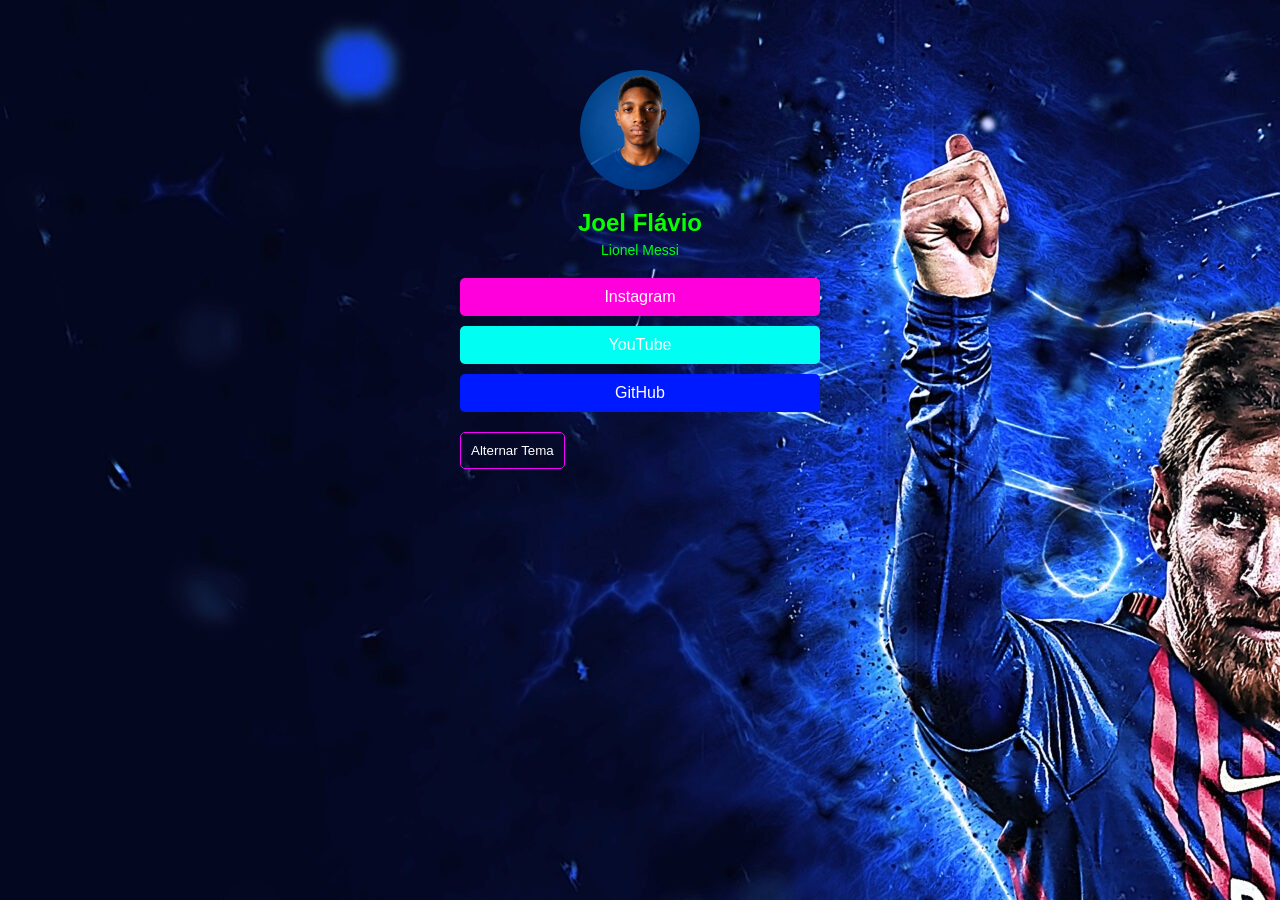
<file: index.html>
<!DOCTYPE html>
<html lang="pt-BR">
<head>
<meta charset="UTF-8">
<title>Meu Linktree</title>
<link rel="stylesheet" href="styles.css">
</head>
<body>
<div class="container text-center">
<img src="./profile.jpg" alt="Foto" class="avatar">
<h1 class="title">Joel Flávio 

</h1>
<p class="subtitle">Lionel Messi 
</p>
<div class="links">

<a href="https://www.instagram.com/leomessi/" class="btn btn-primary">Instagram</a>
<a href="https://www.youtube.com/user/LeoMessi" class="btn btn-secondary">YouTube</a>
<a href="" class="btn btn-dark">GitHub</a>
</div>
<button class="btn btn-outline" onclick="toggleTheme()">
Alternar Tema
</button>
</div>
<script src="script.js"></script>
</body>
</html>
</file>
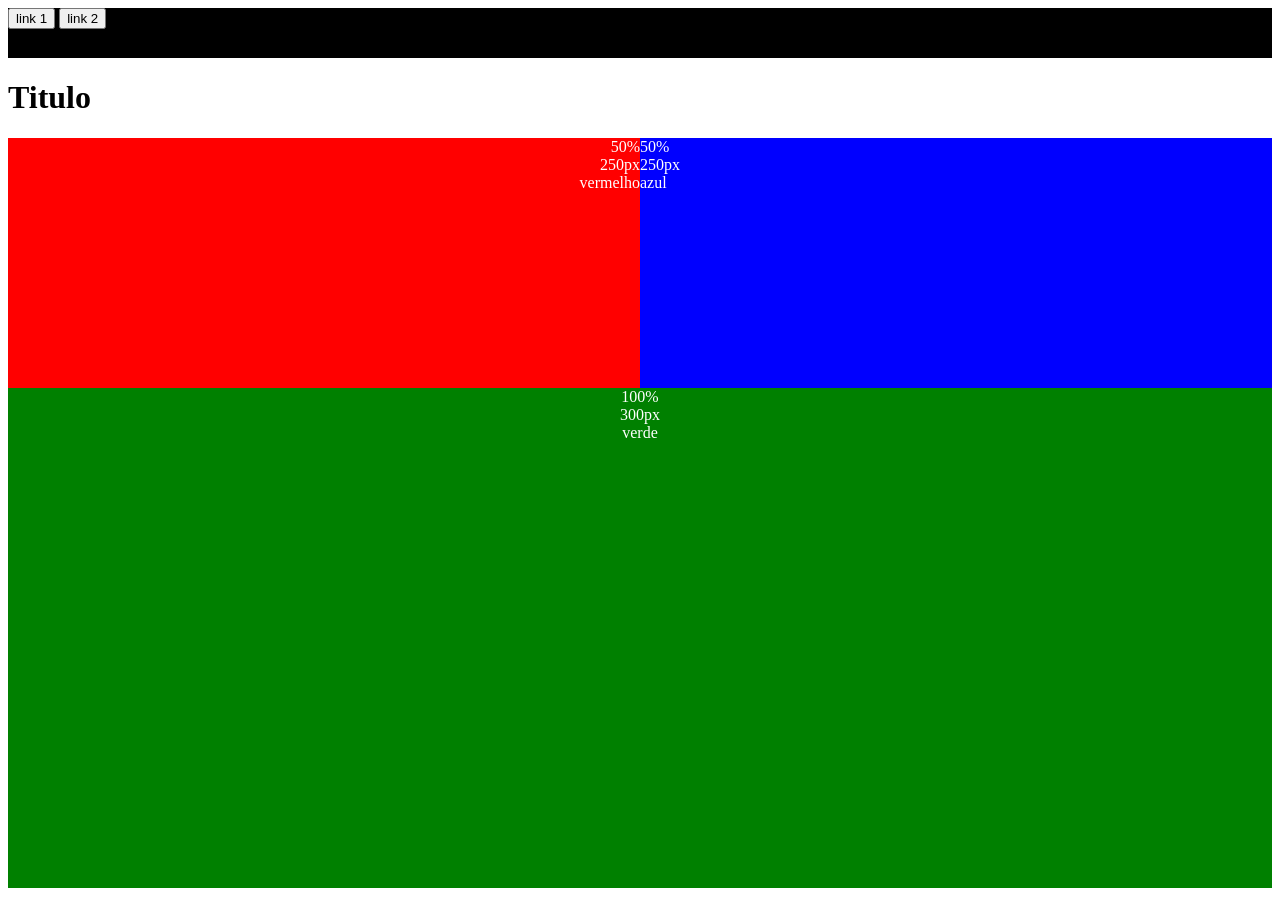
<file: caixas/index.html>
<!DOCTYPE html>
<html lang="en">
<head>
    <meta charset="UTF-8">
    <meta name="viewport" content="width=device-width, initial-scale=1.0">
    <link rel="stylesheet" href="style.css">
    <title>Document</title>
</head>
<body>
    <div style="width: 100%; height: 50px; background-color: black;"
    ><button>link 1</button> <button>link 2</button></div>

    <h1>Titulo</h1>

    <div class="container">
  <div class="vermelho">
     50%
    <br>
    250px
    <br>
  vermelho
  </div>


  
  <div class="azul">
   50%  
  <br>
  250px
  <br>
  azul
  </div> 

</div>
  <div class="verde">
   100%
  <br>
  300px
  <br>
  verde

  
</body>
</html>
</file>
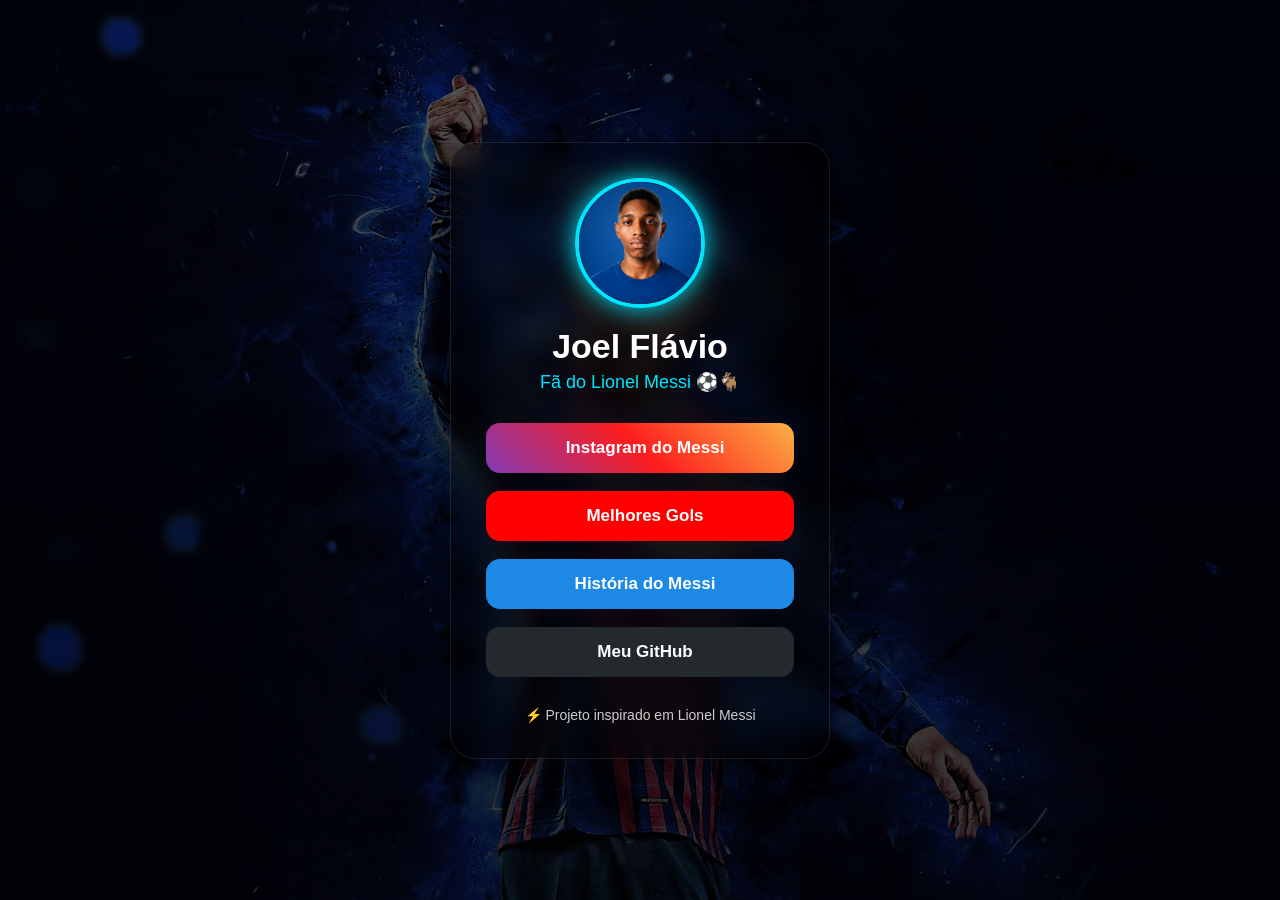
<file: meuprojeto/index.html>
<!DOCTYPE html>
<html lang="pt-BR">

<head>
  <meta charset="UTF-8">
  <meta name="viewport" content="width=device-width, initial-scale=1.0">

  <title>Joel Flávio | Messi</title>

  <link rel="stylesheet"
  href="kkk.jpg">

  <style>

    *{
      margin:0;
      padding:0;
      box-sizing:border-box;
      font-family:Arial, Helvetica, sans-serif;
    }

    body{
      height:100vh;

      background:
      linear-gradient(rgba(0,0,0,0.65),
      rgba(0,0,0,0.8)),

      url('kkk.jpg');

      background-size:cover;
      background-position:center;

      display:flex;
      justify-content:center;
      align-items:center;
      overflow:hidden;
    }

    .container{

      width:380px;

      background:rgba(0,0,0,0.45);

      border:1px solid rgba(255,255,255,0.1);

      backdrop-filter:blur(12px);

      border-radius:25px;

      padding:35px;

      text-align:center;

      box-shadow:0 0 40px rgba(0,0,0,0.7);

      animation:entrada 1s ease;
    }

    @keyframes entrada{

      from{
        opacity:0;
        transform:translateY(40px);
      }

      to{
        opacity:1;
        transform:translateY(0);
      }

    }

    .avatar{

      width:130px;
      height:130px;

      border-radius:50%;

      border:4px solid #00e5ff;

      object-fit:cover;

      box-shadow:0 0 25px #00e5ff;

      margin-bottom:15px;
    }

    h1{
      color:white;
      font-size:34px;
      margin-bottom:5px;
    }

    .subtitle{
      color:#00e5ff;
      margin-bottom:30px;
      font-size:18px;
    }

    .links{
      display:flex;
      flex-direction:column;
      gap:18px;
    }

    .btn{

      text-decoration:none;

      padding:15px;

      border-radius:14px;

      color:white;

      font-weight:bold;

      transition:0.4s;

      font-size:17px;

      display:flex;
      align-items:center;
      justify-content:center;
      gap:10px;
    }

    .instagram{
      background:linear-gradient(45deg,#833ab4,#fd1d1d,#fcb045);
    }

    .youtube{
      background:#ff0000;
    }

    .github{
      background:#24292e;
    }

    .wikipedia{
      background:#1e88e5;
    }

    .btn:hover{
      transform:scale(1.05);
      box-shadow:0 0 20px rgba(255,255,255,0.3);
    }

    .footer{
      margin-top:30px;
      color:#ccc;
      font-size:14px;
    }

  </style>

</head>

<body>

  <div class="container">

    <img src="profile.jpg" class="avatar">

    <h1>Joel Flávio</h1>

    <p class="subtitle">
      Fã do Lionel Messi ⚽🐐
    </p>

    <div class="links">

      <a href="https://www.instagram.com/leomessi/"
      target="_blank"
      class="btn instagram">

        <i class="fa-brands fa-instagram"></i>
        Instagram do Messi

      </a>

      <a href="https://www.youtube.com/@LeoMessi10i"
      target="_blank"
      class="btn youtube">

        <i class="fa-brands fa-youtube"></i>
        Melhores Gols

      </a>

      <a href="https://pt.wikipedia.org/wiki/Lionel_Messi"
      target="_blank"
      class="btn wikipedia">

        <i class="fa-solid fa-book"></i>
        História do Messi

      </a>

      <a href="https://github.com/"
      target="_blank"
      class="btn github">

        <i class="fa-brands fa-github"></i>
        Meu GitHub

      </a>

    </div>

    <div class="footer">
      ⚡ Projeto inspirado em Lionel Messi
    </div>

  </div>

</body>

</html>
</file>
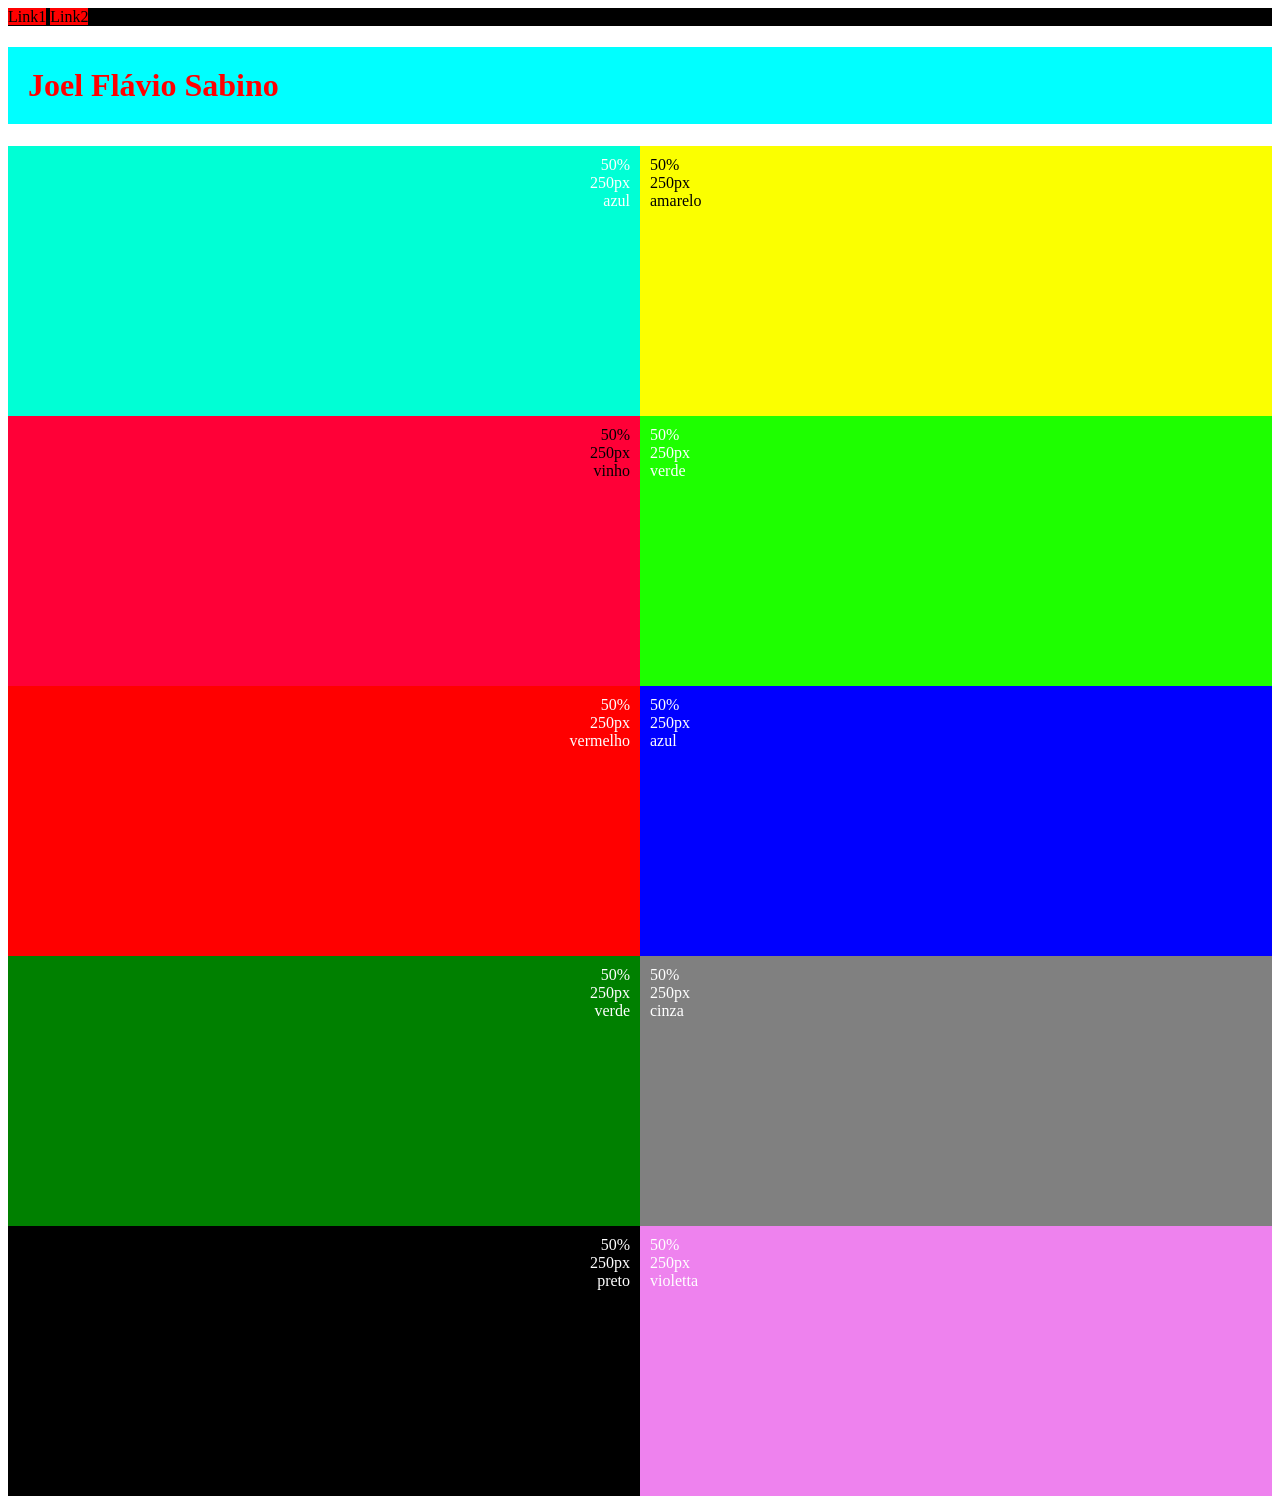
<file: modelo/index.html>
<!DOCTYPE html>
<html lang="en">

<head>
   <meta charset="UTF-8">
   <meta name="viewport" content="width=device-width, initial-scale=1.0">
   <title>Document</title>

   <link rel="stylesheet" href="estilos.css">

</head>

<body>
   <div class="barra-navegacao">
      <a class="link">Link1</a>
      <a class="link">Link2</a>
   </div>
   <h1>Joel Flávio Sabino</h1>

      <div class="wrapper">
       <div class="arroz texto-direita" style="background-color: rgb(0, 255, 213);">
           50%<br>
           250px<br>
           azul<br>
       </div>
       <div class="arroz2" style="background-color: rgb(251, 255, 0);">
           50%<br>
           250px<br>
           amarelo<br>
       </div>
   </div>




<div class="wrapper">
       <div class="feijao texto-direita" style="background-color: rgb(255, 0, 55);">
           50%<br>
           250px<br>
           vinho<br>
       </div>
       <div class="feijao2" style="background-color: rgb(30, 255, 0);">
           50%<br>
           250px<br>
           verde<br>
       </div>
   </div>

   <div class="wrapper">
       <div class="meia-caixa texto-direita" style="background-color: red;">
           50%<br>
           250px<br>
           vermelho<br>
       </div>
       <div class="meia-caixa" style="background-color:blue;">
           50%<br>
           250px<br>
           azul<br>
       </div>


   </div>
   <div class="wrapper">
       <div class="meia-caixa texto-direita" style="background-color:green;">
           50%<br>
           250px<br>
           verde<br>
       </div>
       <div class="meia-caixa" style="background-color: gray;">
           50%<br>
           250px<br>
           cinza<br>
       </div>


   </div>
   <div class="wrapper">
       <div class="meia-caixa texto-direita" style="background-color: rgb(0, 0, 0);">
           50%<br>
           250px<br>
           preto<br>
       </div>
       <div class="meia-caixa" style="background-color: violet;">   
           50%<br> 
           250px<br>
           violetta<br>
       </div>


</body>


</html>
</file>
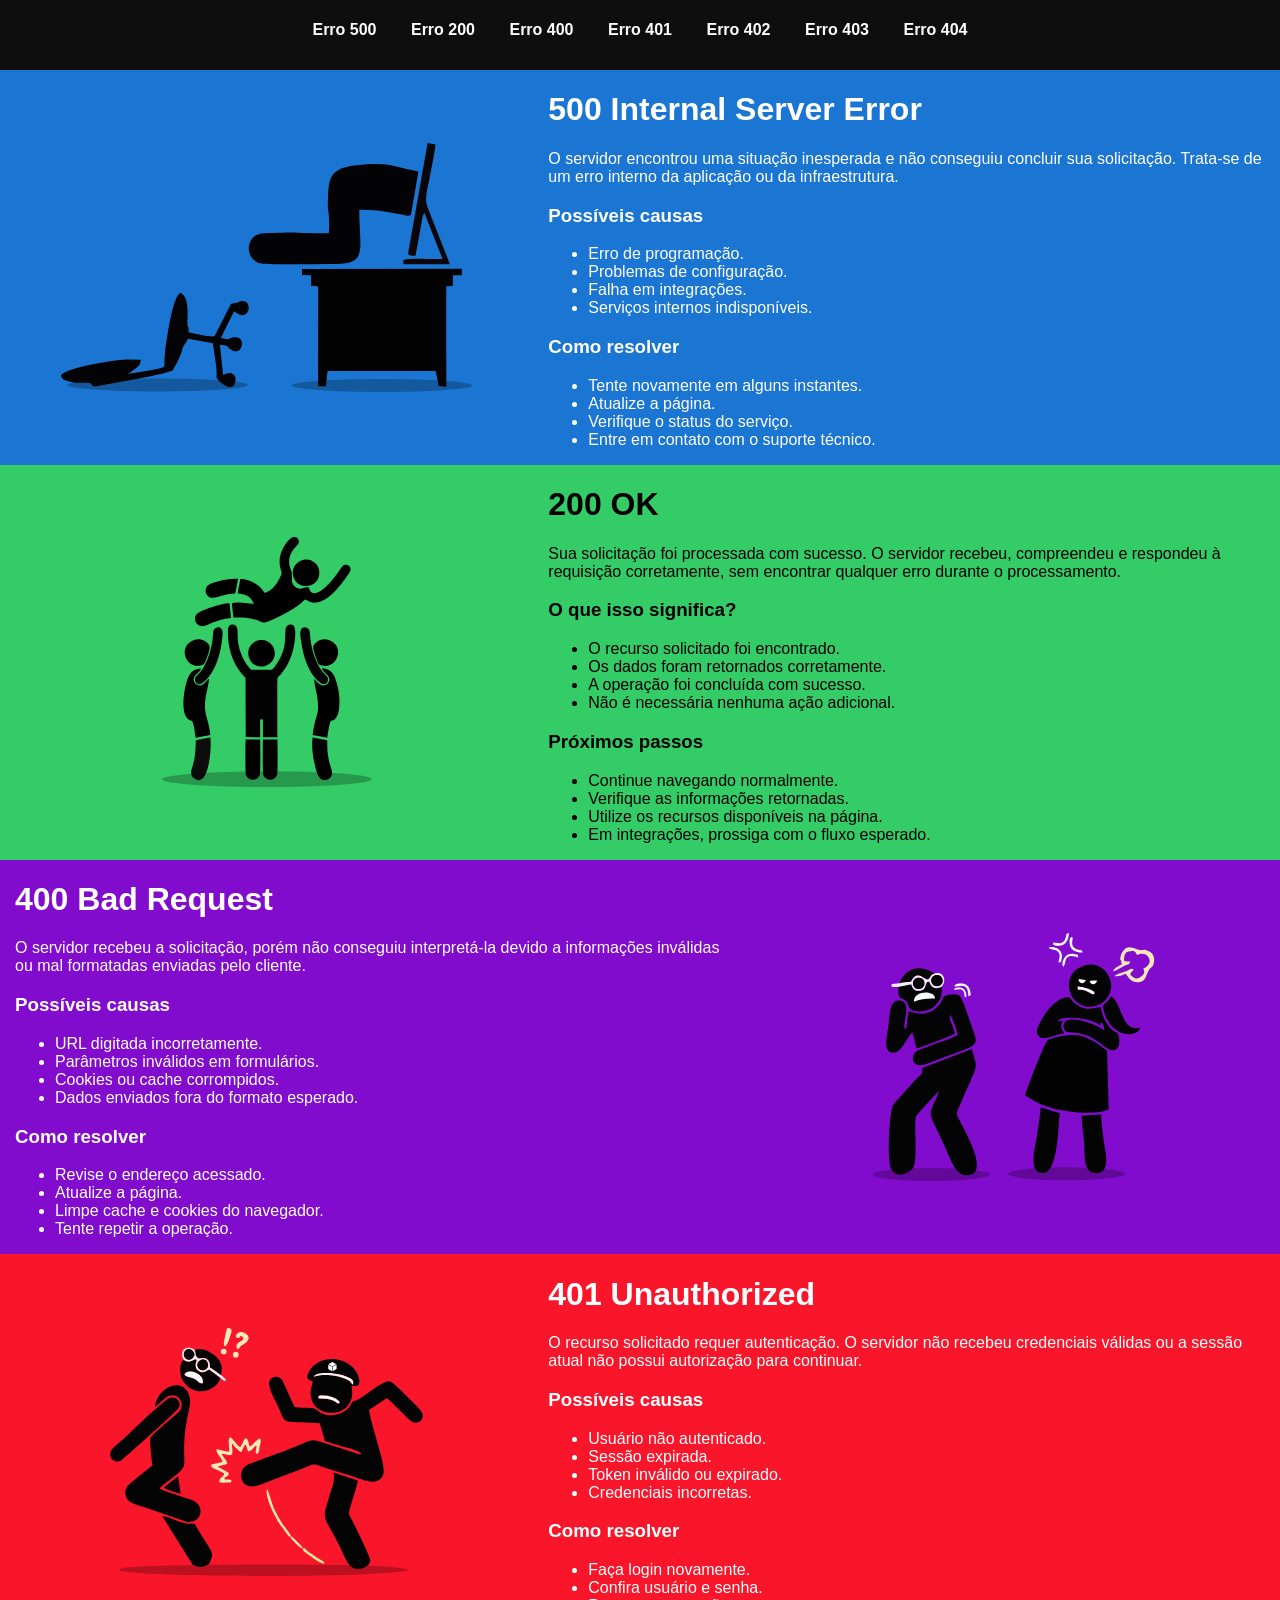
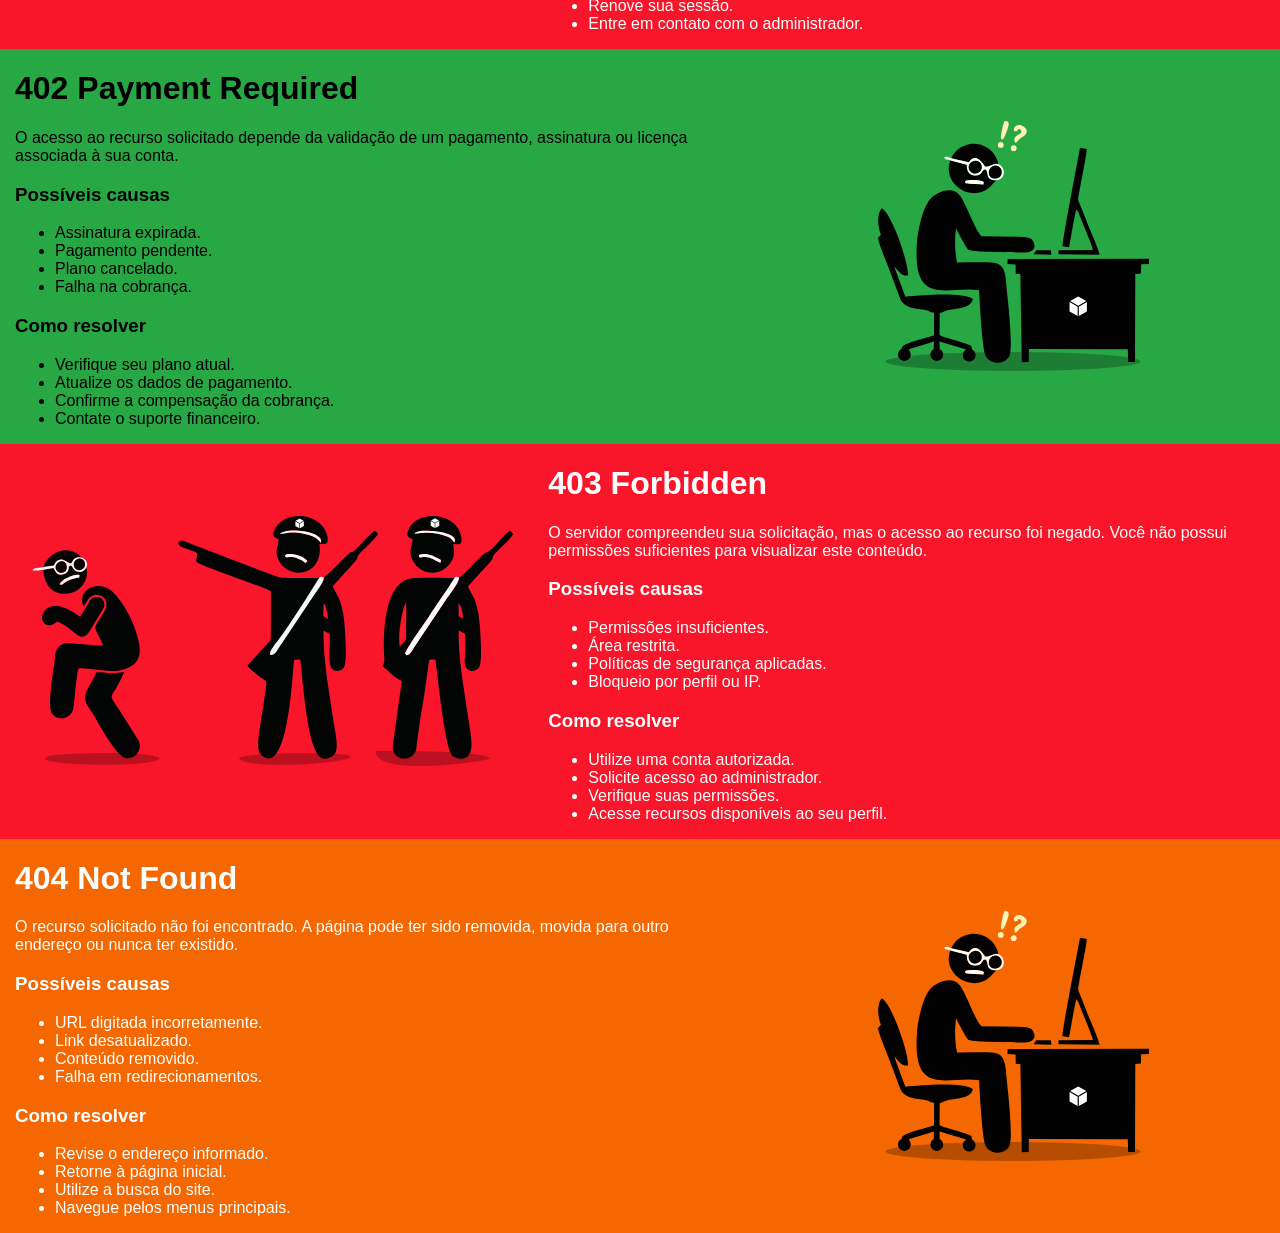
<file: website/index.html>
<!DOCTYPE html>
<html lang="pt-br">

<head>
    <meta charset="UTF-8">
    <meta name="viewport" content="width=device-width, initial-scale=1.0">
    <title>Base Web</title>
    <link rel="stylesheet" href="estilos.css">
</head>
<body>
    <div class="barra-navegacao">
       <a href="#ERROR_500" class="btn">Erro 500</a>
       <a href="#ERROR_200" class="btn">Erro 200</a>
       <a href="#ERROR_400" class="btn">Erro 400</a>
       <a href="#ERROR_401" class="btn">Erro 401</a>
       <a href="#ERROR_402" class="btn">Erro 402</a>
       <a href="#ERROR_403" class="btn">Erro 403</a>
       <a href="#ERROR_404" class="btn">Erro 404</a>
    </div>
    

    <!-- Seção: ERROR 500 -->
    <div id="ERROR_500" class="linha text-branco" style="background-color: #1B75D2;">
        <div class="col-5 d-flex alinhar-meio p-2">
            <img class="img-error" src="assets/500.svg" alt="500 Internal Server Error">
    </div>

    <div class="col-7">
    <h1>500 Internal Server Error</h1>
    <p>
        O servidor encontrou uma situação inesperada e não conseguiu concluir
        sua solicitação. Trata-se de um erro interno da aplicação ou da infraestrutura.
    </p>
    

    <h3>Possíveis causas</h3>
    <ul>
        <li>Erro de programação.</li>
        <li>Problemas de configuração.</li>
        <li>Falha em integrações.</li>
        <li>Serviços internos indisponíveis.</li>
    </ul>

     <h3>Como resolver</h3>
            <ul>
                <li>Tente novamente em alguns instantes.</li>
                <li>Atualize a página.</li>
                <li>Verifique o status do serviço.</li>
                <li>Entre em contato com o suporte técnico.</li>
            </ul>
    </div>
</div>

       <!-- Seção: ERROR 200 -->
        <div id="ERROR_200" class="linha text-preto" style="background-color: #33CC66;">
    <div class="col-5 d-flex alinhar-meio p-2">
        <img class="img-error" src="assets/200.svg" alt="200 OK">
 </div>

 <div class="col-7">
    <h1>200 OK</h1>
    <p>
        Sua solicitação foi processada com sucesso. O servidor recebeu, compreendeu
        e respondeu à requisição corretamente, sem encontrar qualquer erro durante
        o processamento.
    </p>
        
        <h3>O que isso significa?</h3>
        <ul>
            <li>O recurso  solicitado foi encontrado.</li>
            <li>Os dados foram retornados corretamente.</li>
            <li>A operação foi concluída com sucesso.</li>
            <li>Não é necessária nenhuma ação adicional.</li>
        </ul>

        <h3>Próximos passos</h3>
        <ul>
            <li>Continue navegando normalmente.</li>
            <li>Verifique as informações retornadas.</li>
            <li>Utilize os recursos disponíveis na página.</li>
            <li>Em integrações, prossiga com o fluxo esperado.</li>
        </ul>
    </div>
 </div>

        <!-- Seção: ERROR 400 -->

       <div id="ERROR_400" class="linha text-branco" style="background-color: #820CCD;">
    <div class="col-7">
        <h1>400 Bad Request</h1>
        <p>
            O servidor recebeu a solicitação, porém não conseguiu interpretá-la devido
            a informações inválidas ou mal formatadas enviadas pelo cliente.
        </p>

        <h3>Possíveis causas</h3>
        <ul>
            <li>URL digitada incorretamente.</li>
            <li>Parâmetros inválidos em formulários.</li>
            <li>Cookies ou cache corrompidos.</li>
            <li>Dados enviados fora do formato esperado.</li>
        </ul>
           <h3>Como resolver</h3>
            <ul>
                <li>Revise o endereço acessado.</li>
                <li>Atualize a página.</li>
                <li>Limpe cache e cookies do navegador.</li>
                <li>Tente repetir a operação.</li>
            </ul>
    </div>

          <div class="col-5 d-flex alinhar-meio p-2">
            <img class="img-error" src="assets/400.svg" alt="400 Bad Request">
        </div>
    </div>

         <!-- Seção: ERROR 401 -->

         <div id="ERROR_401" class="linha text-branco" style="background-color: #F9152A;">
    <div class="col-5 d-flex alinhar-meio p-2">
        <img class="img-error" src="assets/401.svg" alt="401 Unauthorized">
   </div>
   
   <div class="col-7">
    <h1>401 Unauthorized</h1>
    <p>
        O recurso solicitado requer autenticação. O servidor não recebeu credenciais
        válidas ou a sessão atual não possui autorização para continuar.
    </p>

    <h3>Possíveis causas</h3>
    <ul>
        <li>Usuário não autenticado.</li>
        <li>Sessão expirada.</li>
        <li>Token inválido ou expirado.</li>
        <li>Credenciais incorretas.</li>
    </ul>
   
    <h3>Como resolver</h3>
    <ul>
        <li>Faça login novamente.</li>
        <li>Confira usuário e senha.</li>
        <li>Renove sua sessão.</li>
        <li>Entre em contato com o administrador.</li>
    </ul>
   </div>
 </div>

          <!-- Seção: ERROR 402-->
          <div id="ERROR_402" class="linha" style="background-color: #28A745;">
          <div class="col-7">
        <h1>402 Payment Required</h1>
        <p>
            O acesso ao recurso solicitado depende da validação de um pagamento,
            assinatura ou licença associada à sua conta.
        </p>

        <h3>Possíveis causas</h3>
        <ul>
            <li>Assinatura expirada.</li>
            <li>Pagamento pendente.</li>
            <li>Plano cancelado.</li>
            <li>Falha na cobrança.</li>
        </ul>

        <h3>Como resolver</h3>
        <ul>
            <li>Verifique seu plano atual.</li>
            <li>Atualize os dados de pagamento.</li>
            <li>Confirme a compensação da cobrança.</li>
            <li>Contate o suporte financeiro.</li>
        </ul>
   </div>
      <div class="col-5 d-flex alinhar-meio p-2">
        <img class="img-error" src="assets/402.svg" alt="402 Payment Required">
      </div>
   </div>

           <!-- Seção: ERROR 403 -->

       <div id="ERROR_403" class="linha text-branco" style="background-color: #F9152A;">
        <div class="col-5 d-flex alinhar-meio p-2">
            <img class="img-error" src="assets/403.svg" alt="403 Forbidden">
        </div>

    <div class="col-7">
        <h1>403 Forbidden</h1>
        <p>
            O servidor compreendeu sua solicitação, mas o acesso ao recurso foi negado.
            Você não possui permissões suficientes para visualizar este conteúdo.
        </p>

            <h3>Possíveis causas</h3>
            <ul>
                <li>Permissões insuficientes.</li>
                <li>Área restrita.</li>
                <li>Políticas de segurança aplicadas.</li>
                <li>Bloqueio por perfil ou IP.</li>
            </ul>

            <h3>Como resolver</h3>
            <ul>
                <li>Utilize uma conta autorizada.</li>
                <li>Solicite acesso ao administrador.</li>
                <li>Verifique suas permissões.</li>
                <li>Acesse recursos disponíveis ao seu perfil.</li>
            </ul>
        </div>
    </div>

      <!-- Seção: ERROR 404 -->

     <div id="ERROR_404" class="linha text-branco" style="background-color: #F46701;">
        <div class="col-7">
            <h1>404 Not Found</h1>
            <p>
                O recurso solicitado não foi encontrado. A página pode ter sido removida,
                movida para outro endereço ou nunca ter existido.
            </p>

                <h3>Possíveis causas</h3>
                <ul>
                    <li>URL digitada incorretamente.</li>
                    <li>Link desatualizado.</li>
                    <li>Conteúdo removido.</li>
                    <li>Falha em redirecionamentos.</li>
                </ul>

                <h3>Como resolver</h3>
                <ul>
                    <li>Revise o endereço informado.</li>
                    <li>Retorne à página inicial.</li>
                    <li>Utilize a busca do site.</li>
                    <li>Navegue pelos menus principais.</li>
                </ul>
            </div>

            <div class="col-5 d-flex alinhar-meio p-2">
                <img class="img-error" src="assets/404.svg" alt="404 Not Found">
            </div>
        </div>
   </body>     

</html>
</file>
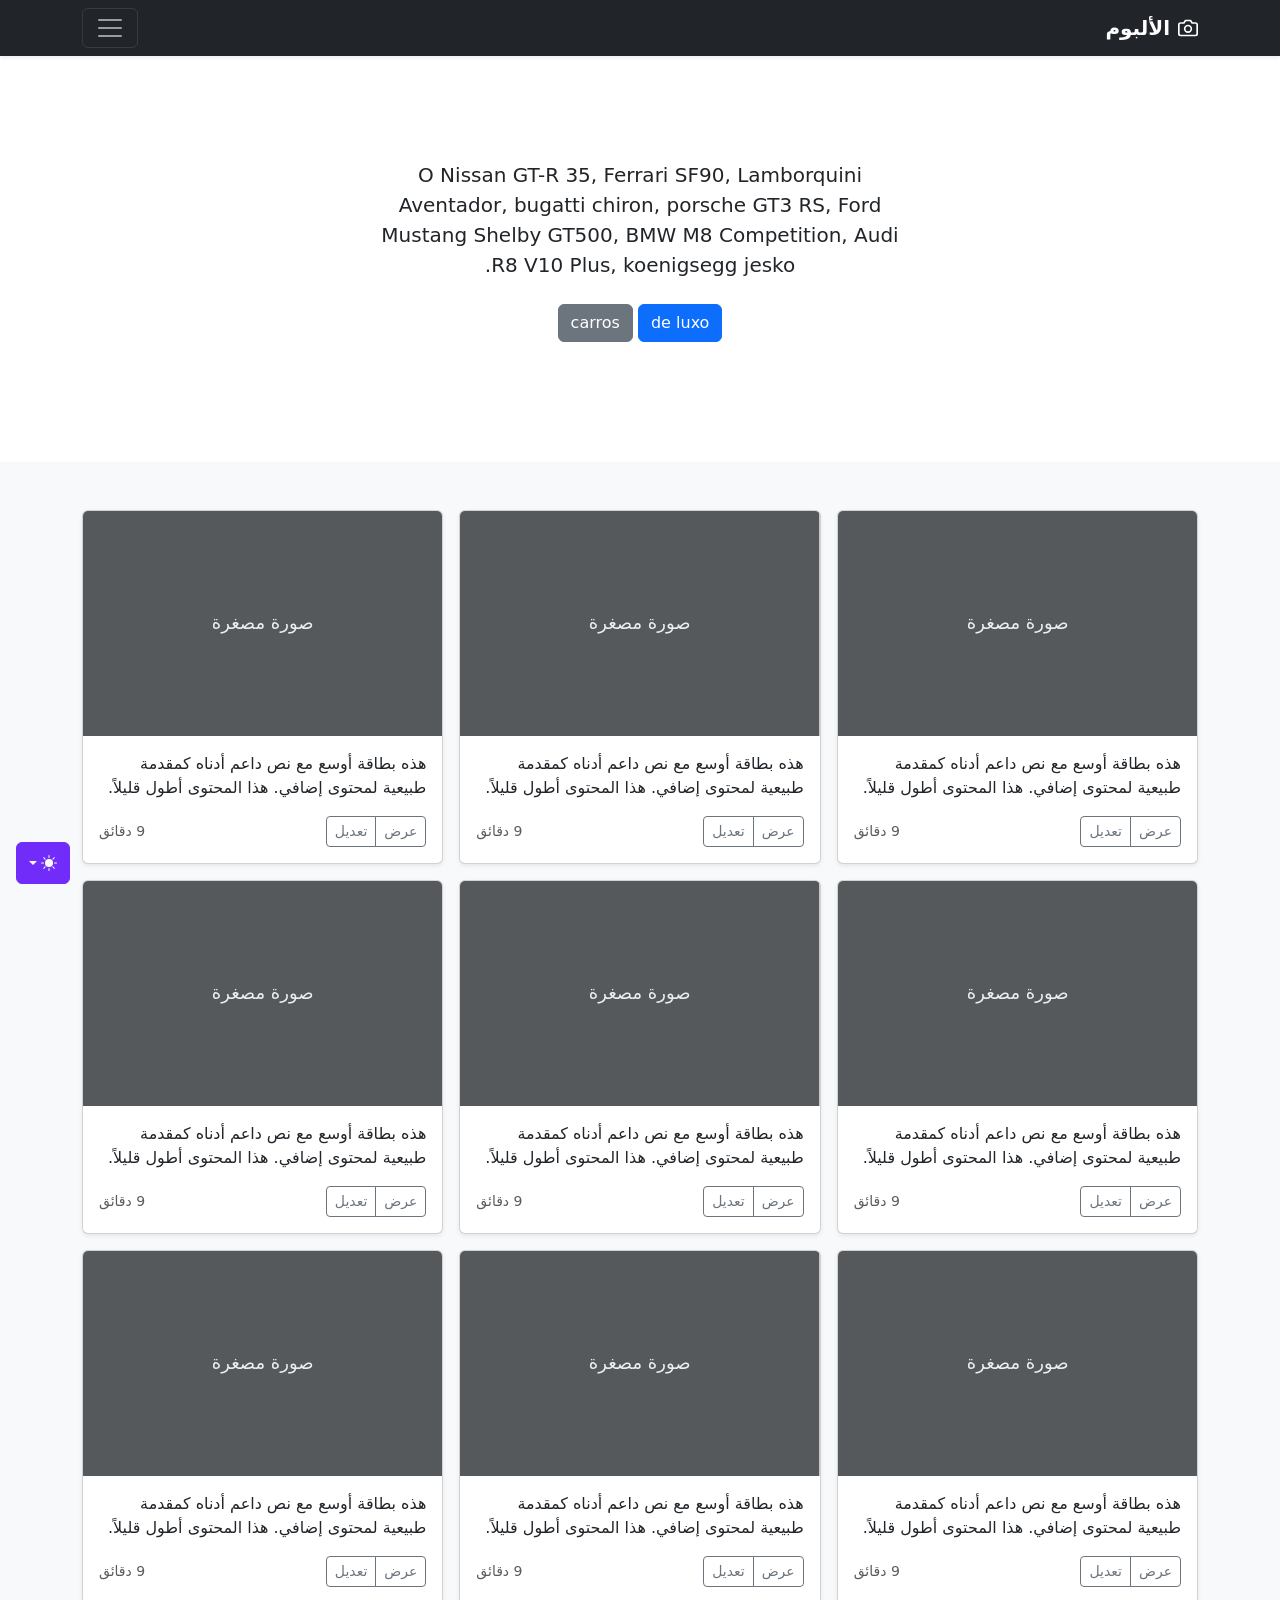
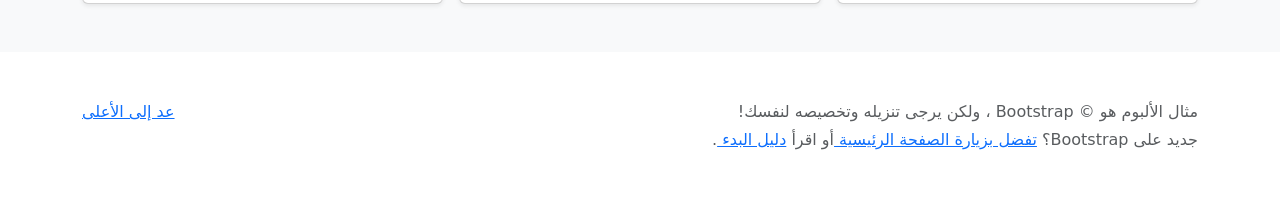
<file: bootstrap/album-rtl/index.html>
<!doctype html>
<html lang="ar" dir="rtl" data-bs-theme="auto">
  <head>
    <meta charset="utf-8" />
    <meta name="viewport" content="width=device-width, initial-scale=1" />
    <meta name="description" content="" />
    <meta
      name="author"
      content="Mark Otto, Jacob Thornton, and Bootstrap contributors"
    />
    <meta name="generator" content="Astro v5.13.2" />
    <title>مثال الألبوم · Bootstrap v5.3</title>
    <link
      rel="canonical"
      href="https://getbootstrap.com/docs/5.3/examples/album-rtl/"
    />
    <script src="../assets/js/color-modes.js"></script>
    <link href="../assets/dist/css/bootstrap.rtl.min.css" rel="stylesheet" />
    <meta name="theme-color" content="#712cf9" />
    <style>
      .bd-placeholder-img {
        font-size: 1.125rem;
        text-anchor: middle;
        -webkit-user-select: none;
        -moz-user-select: none;
        user-select: none;
      }
      @media (min-width: 768px) {
        .bd-placeholder-img-lg {
          font-size: 3.5rem;
        }
      }
      .b-example-divider {
        width: 100%;
        height: 3rem;
        background-color: #0000001a;
        border: solid rgba(0, 0, 0, 0.15);
        border-width: 1px 0;
        box-shadow:
          inset 0 0.5em 1.5em #0000001a,
          inset 0 0.125em 0.5em #00000026;
      }
      .b-example-vr {
        flex-shrink: 0;
        width: 1.5rem;
        height: 100vh;
      }
      .bi {
        vertical-align: -0.125em;
        fill: currentColor;
      }
      .nav-scroller {
        position: relative;
        z-index: 2;
        height: 2.75rem;
        overflow-y: hidden;
      }
      .nav-scroller .nav {
        display: flex;
        flex-wrap: nowrap;
        padding-bottom: 1rem;
        margin-top: -1px;
        overflow-x: auto;
        text-align: center;
        white-space: nowrap;
        -webkit-overflow-scrolling: touch;
      }
      .btn-bd-primary {
        --bd-violet-bg: #712cf9;
        --bd-violet-rgb: 112.520718, 44.062154, 249.437846;
        --bs-btn-font-weight: 600;
        --bs-btn-color: var(--bs-white);
        --bs-btn-bg: var(--bd-violet-bg);
        --bs-btn-border-color: var(--bd-violet-bg);
        --bs-btn-hover-color: var(--bs-white);
        --bs-btn-hover-bg: #6528e0;
        --bs-btn-hover-border-color: #6528e0;
        --bs-btn-focus-shadow-rgb: var(--bd-violet-rgb);
        --bs-btn-active-color: var(--bs-btn-hover-color);
        --bs-btn-active-bg: #5a23c8;
        --bs-btn-active-border-color: #5a23c8;
      }
      .bd-mode-toggle {
        z-index: 1500;
      }
      .bd-mode-toggle .bi {
        width: 1em;
        height: 1em;
      }
      .bd-mode-toggle .dropdown-menu .active .bi {
        display: block !important;
      }
    </style>
  </head>
  <body>
    <svg xmlns="http://www.w3.org/2000/svg" class="d-none">
      <symbol id="check2" viewBox="0 0 16 16">
        <path
          d="M13.854 3.646a.5.5 0 0 1 0 .708l-7 7a.5.5 0 0 1-.708 0l-3.5-3.5a.5.5 0 1 1 .708-.708L6.5 10.293l6.646-6.647a.5.5 0 0 1 .708 0z"
        ></path>
      </symbol>
      <symbol id="circle-half" viewBox="0 0 16 16">
        <path
          d="M8 15A7 7 0 1 0 8 1v14zm0 1A8 8 0 1 1 8 0a8 8 0 0 1 0 16z"
        ></path>
      </symbol>
      <symbol id="moon-stars-fill" viewBox="0 0 16 16">
        <path
          d="M6 .278a.768.768 0 0 1 .08.858 7.208 7.208 0 0 0-.878 3.46c0 4.021 3.278 7.277 7.318 7.277.527 0 1.04-.055 1.533-.16a.787.787 0 0 1 .81.316.733.733 0 0 1-.031.893A8.349 8.349 0 0 1 8.344 16C3.734 16 0 12.286 0 7.71 0 4.266 2.114 1.312 5.124.06A.752.752 0 0 1 6 .278z"
        ></path>
        <path
          d="M10.794 3.148a.217.217 0 0 1 .412 0l.387 1.162c.173.518.579.924 1.097 1.097l1.162.387a.217.217 0 0 1 0 .412l-1.162.387a1.734 1.734 0 0 0-1.097 1.097l-.387 1.162a.217.217 0 0 1-.412 0l-.387-1.162A1.734 1.734 0 0 0 9.31 6.593l-1.162-.387a.217.217 0 0 1 0-.412l1.162-.387a1.734 1.734 0 0 0 1.097-1.097l.387-1.162zM13.863.099a.145.145 0 0 1 .274 0l.258.774c.115.346.386.617.732.732l.774.258a.145.145 0 0 1 0 .274l-.774.258a1.156 1.156 0 0 0-.732.732l-.258.774a.145.145 0 0 1-.274 0l-.258-.774a1.156 1.156 0 0 0-.732-.732l-.774-.258a.145.145 0 0 1 0-.274l.774-.258c.346-.115.617-.386.732-.732L13.863.1z"
        ></path>
      </symbol>
      <symbol id="sun-fill" viewBox="0 0 16 16">
        <path
          d="M8 12a4 4 0 1 0 0-8 4 4 0 0 0 0 8zM8 0a.5.5 0 0 1 .5.5v2a.5.5 0 0 1-1 0v-2A.5.5 0 0 1 8 0zm0 13a.5.5 0 0 1 .5.5v2a.5.5 0 0 1-1 0v-2A.5.5 0 0 1 8 13zm8-5a.5.5 0 0 1-.5.5h-2a.5.5 0 0 1 0-1h2a.5.5 0 0 1 .5.5zM3 8a.5.5 0 0 1-.5.5h-2a.5.5 0 0 1 0-1h2A.5.5 0 0 1 3 8zm10.657-5.657a.5.5 0 0 1 0 .707l-1.414 1.415a.5.5 0 1 1-.707-.708l1.414-1.414a.5.5 0 0 1 .707 0zm-9.193 9.193a.5.5 0 0 1 0 .707L3.05 13.657a.5.5 0 0 1-.707-.707l1.414-1.414a.5.5 0 0 1 .707 0zm9.193 2.121a.5.5 0 0 1-.707 0l-1.414-1.414a.5.5 0 0 1 .707-.707l1.414 1.414a.5.5 0 0 1 0 .707zM4.464 4.465a.5.5 0 0 1-.707 0L2.343 3.05a.5.5 0 1 1 .707-.707l1.414 1.414a.5.5 0 0 1 0 .708z"
        ></path>
      </symbol>
    </svg>
    <div
      class="dropdown position-fixed bottom-0 end-0 mb-3 me-3 bd-mode-toggle"
    >
      <button
        class="btn btn-bd-primary py-2 dropdown-toggle d-flex align-items-center"
        id="bd-theme"
        type="button"
        aria-expanded="false"
        data-bs-toggle="dropdown"
        aria-label="Toggle theme (auto)"
      >
        <svg class="bi my-1 theme-icon-active" aria-hidden="true">
          <use href="#circle-half"></use>
        </svg>
        <span class="visually-hidden" id="bd-theme-text">Toggle theme</span>
      </button>
      <ul
        class="dropdown-menu dropdown-menu-end shadow"
        aria-labelledby="bd-theme-text"
      >
        <li>
          <button
            type="button"
            class="dropdown-item d-flex align-items-center"
            data-bs-theme-value="light"
            aria-pressed="false"
          >
            <svg class="bi me-2 opacity-50" aria-hidden="true">
              <use href="#sun-fill"></use>
            </svg>
            Light
            <svg class="bi ms-auto d-none" aria-hidden="true">
              <use href="#check2"></use>
            </svg>
          </button>
        </li>
        <li>
          <button
            type="button"
            class="dropdown-item d-flex align-items-center"
            data-bs-theme-value="dark"
            aria-pressed="false"
          >
            <svg class="bi me-2 opacity-50" aria-hidden="true">
              <use href="#moon-stars-fill"></use>
            </svg>
            Dark
            <svg class="bi ms-auto d-none" aria-hidden="true">
              <use href="#check2"></use>
            </svg>
          </button>
        </li>
        <li>
          <button
            type="button"
            class="dropdown-item d-flex align-items-center active"
            data-bs-theme-value="auto"
            aria-pressed="true"
          >
            <svg class="bi me-2 opacity-50" aria-hidden="true">
              <use href="#circle-half"></use>
            </svg>
            Auto
            <svg class="bi ms-auto d-none" aria-hidden="true">
              <use href="#check2"></use>
            </svg>
          </button>
        </li>
      </ul>
    </div>
    <header data-bs-theme="dark">
      <div class="collapse text-bg-dark" id="navbarHeader">
        <div class="container">
          <div class="row">
            <div class="col-sm-8 col-md-7 py-4">
              <h4>حول</h4>
              <p class="text-body-secondary">
                أضف بعض المعلومات حول الألبوم، المؤلف، أو أي سياق خلفية آخر.
                اجعلها بضع جمل حتى يتمكن الزوار من التقاط بعض التلميحات المفيدة.
                ثم اربطها ببعض مواقع التواصل الاجتماعي أو معلومات الاتصال.
              </p>
            </div>
            <div class="col-sm-4 offset-md-1 py-4">
              <h4>تواصل معي</h4>
              <ul class="list-unstyled">
                <li><a href="#" class="text-white">تابعني على تويتر</a></li>
                <li>
                  <a href="#" class="text-white">شاركني الإعجاب في فيسبوك</a>
                </li>
                <li>
                  <a href="#" class="text-white"
                    >راسلني على البريد الإلكتروني</a
                  >
                </li>
              </ul>
            </div>
          </div>
        </div>
      </div>
      <div class="navbar navbar-dark bg-dark shadow-sm">
        <div class="container">
          <a href="#" class="navbar-brand d-flex align-items-center">
            <svg
              xmlns="http://www.w3.org/2000/svg"
              width="20"
              height="20"
              fill="none"
              stroke="currentColor"
              stroke-linecap="round"
              stroke-linejoin="round"
              stroke-width="2"
              aria-hidden="true"
              class="me-2"
              viewBox="0 0 24 24"
            >
              <path
                d="M23 19a2 2 0 0 1-2 2H3a2 2 0 0 1-2-2V8a2 2 0 0 1 2-2h4l2-3h6l2 3h4a2 2 0 0 1 2 2z"
              ></path>
              <circle cx="12" cy="13" r="4"></circle>
            </svg>
            <strong>الألبوم</strong>
          </a>
          <button
            class="navbar-toggler"
            type="button"
            data-bs-toggle="collapse"
            data-bs-target="#navbarHeader"
            aria-controls="navbarHeader"
            aria-expanded="false"
            aria-label="تبديل التنقل"
          >
            <span class="navbar-toggler-icon"></span>
          </button>
        </div>
      </div>
    </header>
    <main>
      <section class="py-5 text-center container">
        <div class="row py-lg-5">
          <div class="col-lg-6 col-md-8 mx-auto">
            <h1 class="h1 class="mt-5></h1>

<p class="lead">
O Nissan GT-R 35, Ferrari SF90, Lamborquini Aventador, bugatti chiron, porsche GT3 RS, Ford Mustang Shelby GT500,
BMW M8 Competition, Audi R8 V10 Plus, koenigsegg jesko.
</p>

<p>

</p>
</h1>
            
            <p>
              <a href="#" class="btn btn-primary my-2">de luxo</a>
              <a href="#" class="btn btn-secondary my-2">carros</a>
            </p>
          </div>
        </div>
      </section>
      <div class="album py-5 bg-body-tertiary">
        <div class="container">
          <div class="row row-cols-1 row-cols-sm-2 row-cols-md-3 g-3">
            <div class="col">
              <div class="card shadow-sm">
                <svg
                  aria-label="Placeholder: صورة مصغرة"
                  class="bd-placeholder-img card-img-top"
                  height="225"
                  preserveAspectRatio="xMidYMid slice"
                  role="img"
                  width="100%"
                  xmlns="http://www.w3.org/2000/svg"
                >
                  <title>Placeholder</title>
                  <rect width="100%" height="100%" fill="#55595c"></rect>
                  <text x="50%" y="50%" fill="#eceeef" dy=".3em">
                    صورة مصغرة
                  </text>
                </svg>
                <div class="card-body">
                  <p class="card-text">
                    هذه بطاقة أوسع مع نص داعم أدناه كمقدمة طبيعية لمحتوى إضافي.
                    هذا المحتوى أطول قليلاً.
                  </p>
                  <div
                    class="d-flex justify-content-between align-items-center"
                  >
                    <div class="btn-group">
                      <button
                        type="button"
                        class="btn btn-sm btn-outline-secondary"
                      >
                        عرض
                      </button>
                      <button
                        type="button"
                        class="btn btn-sm btn-outline-secondary"
                      >
                        تعديل
                      </button>
                    </div>
                    <small class="text-body-secondary">9 دقائق</small>
                  </div>
                </div>
              </div>
            </div>
            <div class="col">
              <div class="card shadow-sm">
                <svg
                  aria-label="Placeholder: صورة مصغرة"
                  class="bd-placeholder-img card-img-top"
                  height="225"
                  preserveAspectRatio="xMidYMid slice"
                  role="img"
                  width="100%"
                  xmlns="http://www.w3.org/2000/svg"
                >
                  <title>Placeholder</title>
                  <rect width="100%" height="100%" fill="#55595c"></rect>
                  <text x="50%" y="50%" fill="#eceeef" dy=".3em">
                    صورة مصغرة
                  </text>
                </svg>
                <div class="card-body">
                  <p class="card-text">
                    هذه بطاقة أوسع مع نص داعم أدناه كمقدمة طبيعية لمحتوى إضافي.
                    هذا المحتوى أطول قليلاً.
                  </p>
                  <div
                    class="d-flex justify-content-between align-items-center"
                  >
                    <div class="btn-group">
                      <button
                        type="button"
                        class="btn btn-sm btn-outline-secondary"
                      >
                        عرض
                      </button>
                      <button
                        type="button"
                        class="btn btn-sm btn-outline-secondary"
                      >
                        تعديل
                      </button>
                    </div>
                    <small class="text-body-secondary">9 دقائق</small>
                  </div>
                </div>
              </div>
            </div>
            <div class="col">
              <div class="card shadow-sm">
                <svg
                  aria-label="Placeholder: صورة مصغرة"
                  class="bd-placeholder-img card-img-top"
                  height="225"
                  preserveAspectRatio="xMidYMid slice"
                  role="img"
                  width="100%"
                  xmlns="http://www.w3.org/2000/svg"
                >
                  <title>Placeholder</title>
                  <rect width="100%" height="100%" fill="#55595c"></rect>
                  <text x="50%" y="50%" fill="#eceeef" dy=".3em">
                    صورة مصغرة
                  </text>
                </svg>
                <div class="card-body">
                  <p class="card-text">
                    هذه بطاقة أوسع مع نص داعم أدناه كمقدمة طبيعية لمحتوى إضافي.
                    هذا المحتوى أطول قليلاً.
                  </p>
                  <div
                    class="d-flex justify-content-between align-items-center"
                  >
                    <div class="btn-group">
                      <button
                        type="button"
                        class="btn btn-sm btn-outline-secondary"
                      >
                        عرض
                      </button>
                      <button
                        type="button"
                        class="btn btn-sm btn-outline-secondary"
                      >
                        تعديل
                      </button>
                    </div>
                    <small class="text-body-secondary">9 دقائق</small>
                  </div>
                </div>
              </div>
            </div>
            <div class="col">
              <div class="card shadow-sm">
                <svg
                  aria-label="Placeholder: صورة مصغرة"
                  class="bd-placeholder-img card-img-top"
                  height="225"
                  preserveAspectRatio="xMidYMid slice"
                  role="img"
                  width="100%"
                  xmlns="http://www.w3.org/2000/svg"
                >
                  <title>Placeholder</title>
                  <rect width="100%" height="100%" fill="#55595c"></rect>
                  <text x="50%" y="50%" fill="#eceeef" dy=".3em">
                    صورة مصغرة
                  </text>
                </svg>
                <div class="card-body">
                  <p class="card-text">
                    هذه بطاقة أوسع مع نص داعم أدناه كمقدمة طبيعية لمحتوى إضافي.
                    هذا المحتوى أطول قليلاً.
                  </p>
                  <div
                    class="d-flex justify-content-between align-items-center"
                  >
                    <div class="btn-group">
                      <button
                        type="button"
                        class="btn btn-sm btn-outline-secondary"
                      >
                        عرض
                      </button>
                      <button
                        type="button"
                        class="btn btn-sm btn-outline-secondary"
                      >
                        تعديل
                      </button>
                    </div>
                    <small class="text-body-secondary">9 دقائق</small>
                  </div>
                </div>
              </div>
            </div>
            <div class="col">
              <div class="card shadow-sm">
                <svg
                  aria-label="Placeholder: صورة مصغرة"
                  class="bd-placeholder-img card-img-top"
                  height="225"
                  preserveAspectRatio="xMidYMid slice"
                  role="img"
                  width="100%"
                  xmlns="http://www.w3.org/2000/svg"
                >
                  <title>Placeholder</title>
                  <rect width="100%" height="100%" fill="#55595c"></rect>
                  <text x="50%" y="50%" fill="#eceeef" dy=".3em">
                    صورة مصغرة
                  </text>
                </svg>
                <div class="card-body">
                  <p class="card-text">
                    هذه بطاقة أوسع مع نص داعم أدناه كمقدمة طبيعية لمحتوى إضافي.
                    هذا المحتوى أطول قليلاً.
                  </p>
                  <div
                    class="d-flex justify-content-between align-items-center"
                  >
                    <div class="btn-group">
                      <button
                        type="button"
                        class="btn btn-sm btn-outline-secondary"
                      >
                        عرض
                      </button>
                      <button
                        type="button"
                        class="btn btn-sm btn-outline-secondary"
                      >
                        تعديل
                      </button>
                    </div>
                    <small class="text-body-secondary">9 دقائق</small>
                  </div>
                </div>
              </div>
            </div>
            <div class="col">
              <div class="card shadow-sm">
                <svg
                  aria-label="Placeholder: صورة مصغرة"
                  class="bd-placeholder-img card-img-top"
                  height="225"
                  preserveAspectRatio="xMidYMid slice"
                  role="img"
                  width="100%"
                  xmlns="http://www.w3.org/2000/svg"
                >
                  <title>Placeholder</title>
                  <rect width="100%" height="100%" fill="#55595c"></rect>
                  <text x="50%" y="50%" fill="#eceeef" dy=".3em">
                    صورة مصغرة
                  </text>
                </svg>
                <div class="card-body">
                  <p class="card-text">
                    هذه بطاقة أوسع مع نص داعم أدناه كمقدمة طبيعية لمحتوى إضافي.
                    هذا المحتوى أطول قليلاً.
                  </p>
                  <div
                    class="d-flex justify-content-between align-items-center"
                  >
                    <div class="btn-group">
                      <button
                        type="button"
                        class="btn btn-sm btn-outline-secondary"
                      >
                        عرض
                      </button>
                      <button
                        type="button"
                        class="btn btn-sm btn-outline-secondary"
                      >
                        تعديل
                      </button>
                    </div>
                    <small class="text-body-secondary">9 دقائق</small>
                  </div>
                </div>
              </div>
            </div>
            <div class="col">
              <div class="card shadow-sm">
                <svg
                  aria-label="Placeholder: صورة مصغرة"
                  class="bd-placeholder-img card-img-top"
                  height="225"
                  preserveAspectRatio="xMidYMid slice"
                  role="img"
                  width="100%"
                  xmlns="http://www.w3.org/2000/svg"
                >
                  <title>Placeholder</title>
                  <rect width="100%" height="100%" fill="#55595c"></rect>
                  <text x="50%" y="50%" fill="#eceeef" dy=".3em">
                    صورة مصغرة
                  </text>
                </svg>
                <div class="card-body">
                  <p class="card-text">
                    هذه بطاقة أوسع مع نص داعم أدناه كمقدمة طبيعية لمحتوى إضافي.
                    هذا المحتوى أطول قليلاً.
                  </p>
                  <div
                    class="d-flex justify-content-between align-items-center"
                  >
                    <div class="btn-group">
                      <button
                        type="button"
                        class="btn btn-sm btn-outline-secondary"
                      >
                        عرض
                      </button>
                      <button
                        type="button"
                        class="btn btn-sm btn-outline-secondary"
                      >
                        تعديل
                      </button>
                    </div>
                    <small class="text-body-secondary">9 دقائق</small>
                  </div>
                </div>
              </div>
            </div>
            <div class="col">
              <div class="card shadow-sm">
                <svg
                  aria-label="Placeholder: صورة مصغرة"
                  class="bd-placeholder-img card-img-top"
                  height="225"
                  preserveAspectRatio="xMidYMid slice"
                  role="img"
                  width="100%"
                  xmlns="http://www.w3.org/2000/svg"
                >
                  <title>Placeholder</title>
                  <rect width="100%" height="100%" fill="#55595c"></rect>
                  <text x="50%" y="50%" fill="#eceeef" dy=".3em">
                    صورة مصغرة
                  </text>
                </svg>
                <div class="card-body">
                  <p class="card-text">
                    هذه بطاقة أوسع مع نص داعم أدناه كمقدمة طبيعية لمحتوى إضافي.
                    هذا المحتوى أطول قليلاً.
                  </p>
                  <div
                    class="d-flex justify-content-between align-items-center"
                  >
                    <div class="btn-group">
                      <button
                        type="button"
                        class="btn btn-sm btn-outline-secondary"
                      >
                        عرض
                      </button>
                      <button
                        type="button"
                        class="btn btn-sm btn-outline-secondary"
                      >
                        تعديل
                      </button>
                    </div>
                    <small class="text-body-secondary">9 دقائق</small>
                  </div>
                </div>
              </div>
            </div>
            <div class="col">
              <div class="card shadow-sm">
                <svg
                  aria-label="Placeholder: صورة مصغرة"
                  class="bd-placeholder-img card-img-top"
                  height="225"
                  preserveAspectRatio="xMidYMid slice"
                  role="img"
                  width="100%"
                  xmlns="http://www.w3.org/2000/svg"
                >
                  <title>Placeholder</title>
                  <rect width="100%" height="100%" fill="#55595c"></rect>
                  <text x="50%" y="50%" fill="#eceeef" dy=".3em">
                    صورة مصغرة
                  </text>
                </svg>
                <div class="card-body">
                  <p class="card-text">
                    هذه بطاقة أوسع مع نص داعم أدناه كمقدمة طبيعية لمحتوى إضافي.
                    هذا المحتوى أطول قليلاً.
                  </p>
                  <div
                    class="d-flex justify-content-between align-items-center"
                  >
                    <div class="btn-group">
                      <button
                        type="button"
                        class="btn btn-sm btn-outline-secondary"
                      >
                        عرض
                      </button>
                      <button
                        type="button"
                        class="btn btn-sm btn-outline-secondary"
                      >
                        تعديل
                      </button>
                    </div>
                    <small class="text-body-secondary">9 دقائق</small>
                  </div>
                </div>
              </div>
            </div>
          </div>
        </div>
      </div>
    </main>
    <footer class="text-body-secondary py-5">
      <div class="container">
        <p class="float-end mb-1"><a href="#">عد إلى الأعلى</a></p>
        <p class="mb-1">
          مثال الألبوم هو © Bootstrap ، ولكن يرجى تنزيله وتخصيصه لنفسك!
        </p>
        <p class="mb-0">
          جديد على Bootstrap؟ <a href="/"> تفضل بزيارة الصفحة الرئيسية </a> أو
          اقرأ <a href="../getting-started/introduction"> دليل البدء </a>.
        </p>
      </div>
    </footer>
    <script
      src="../assets/dist/js/bootstrap.bundle.min.js"
      class="astro-vvvwv3sm"
    ></script>
  </body>
</html>
</file>
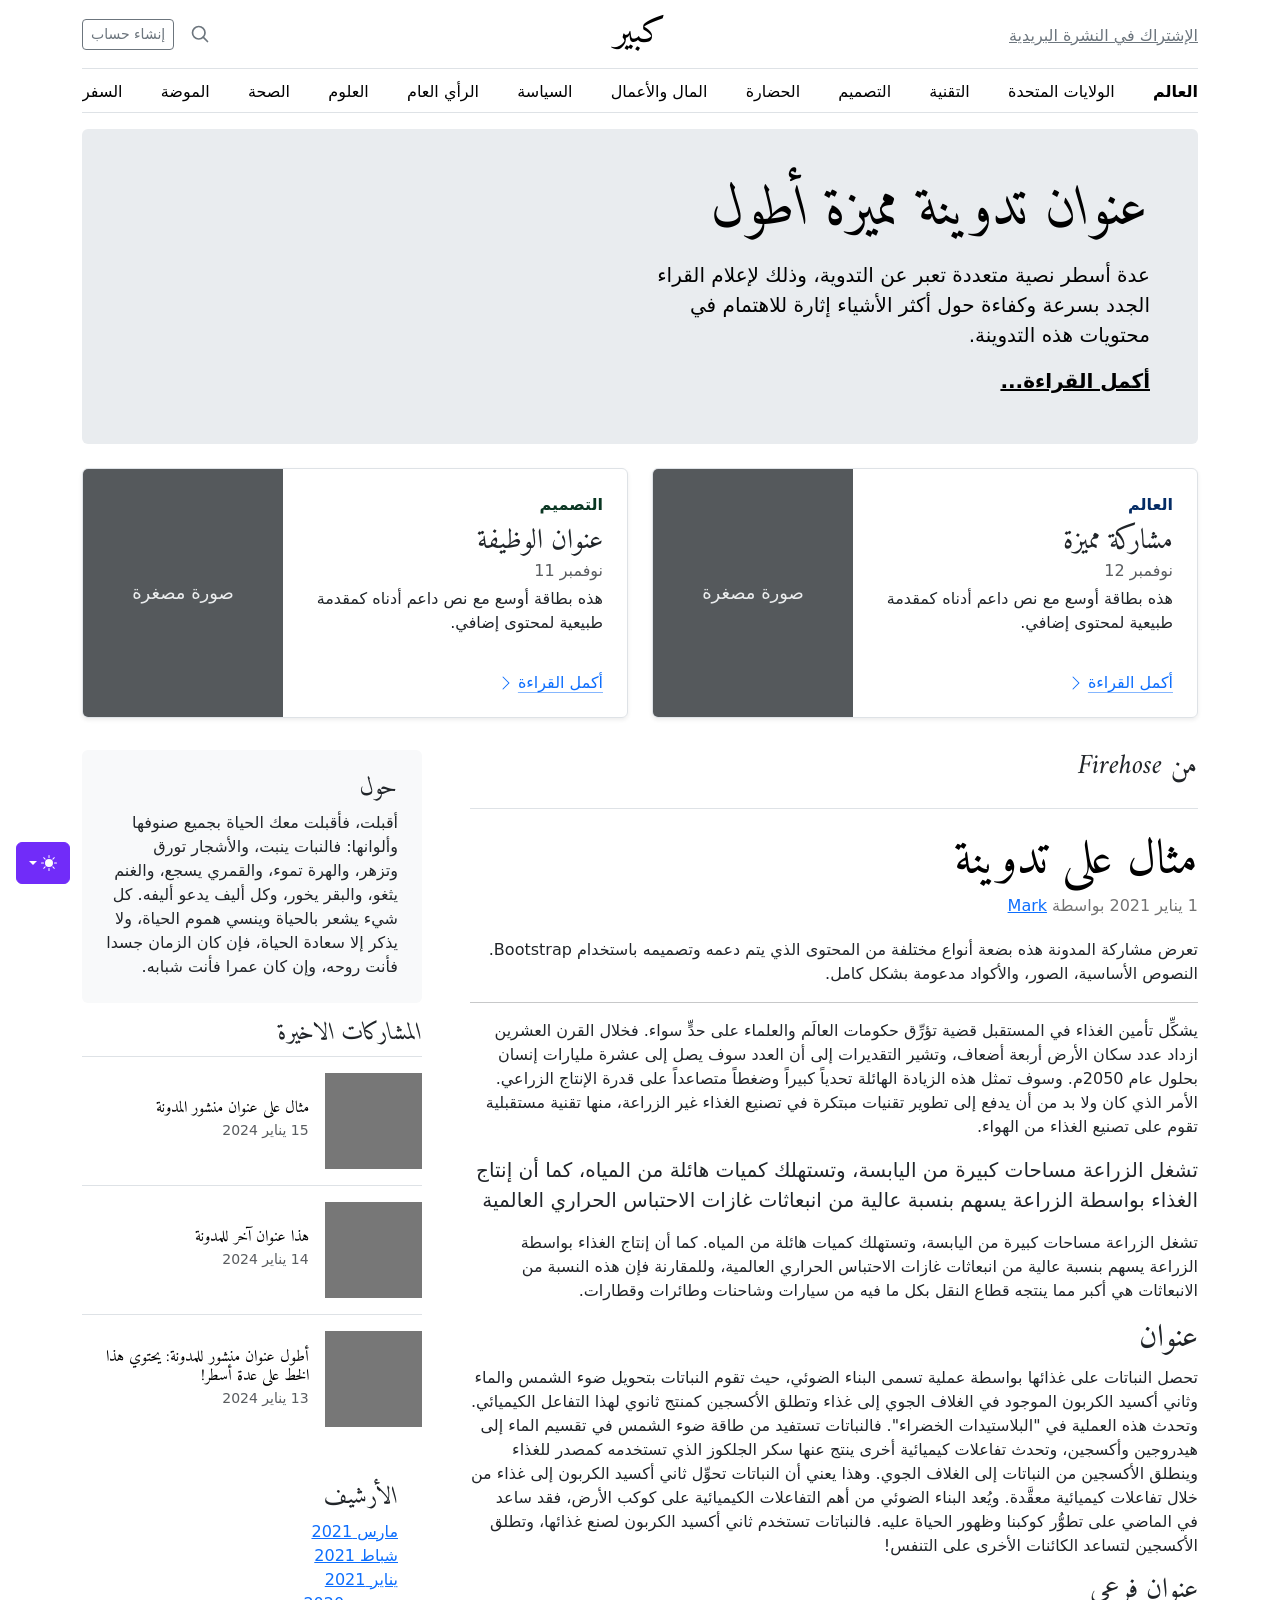
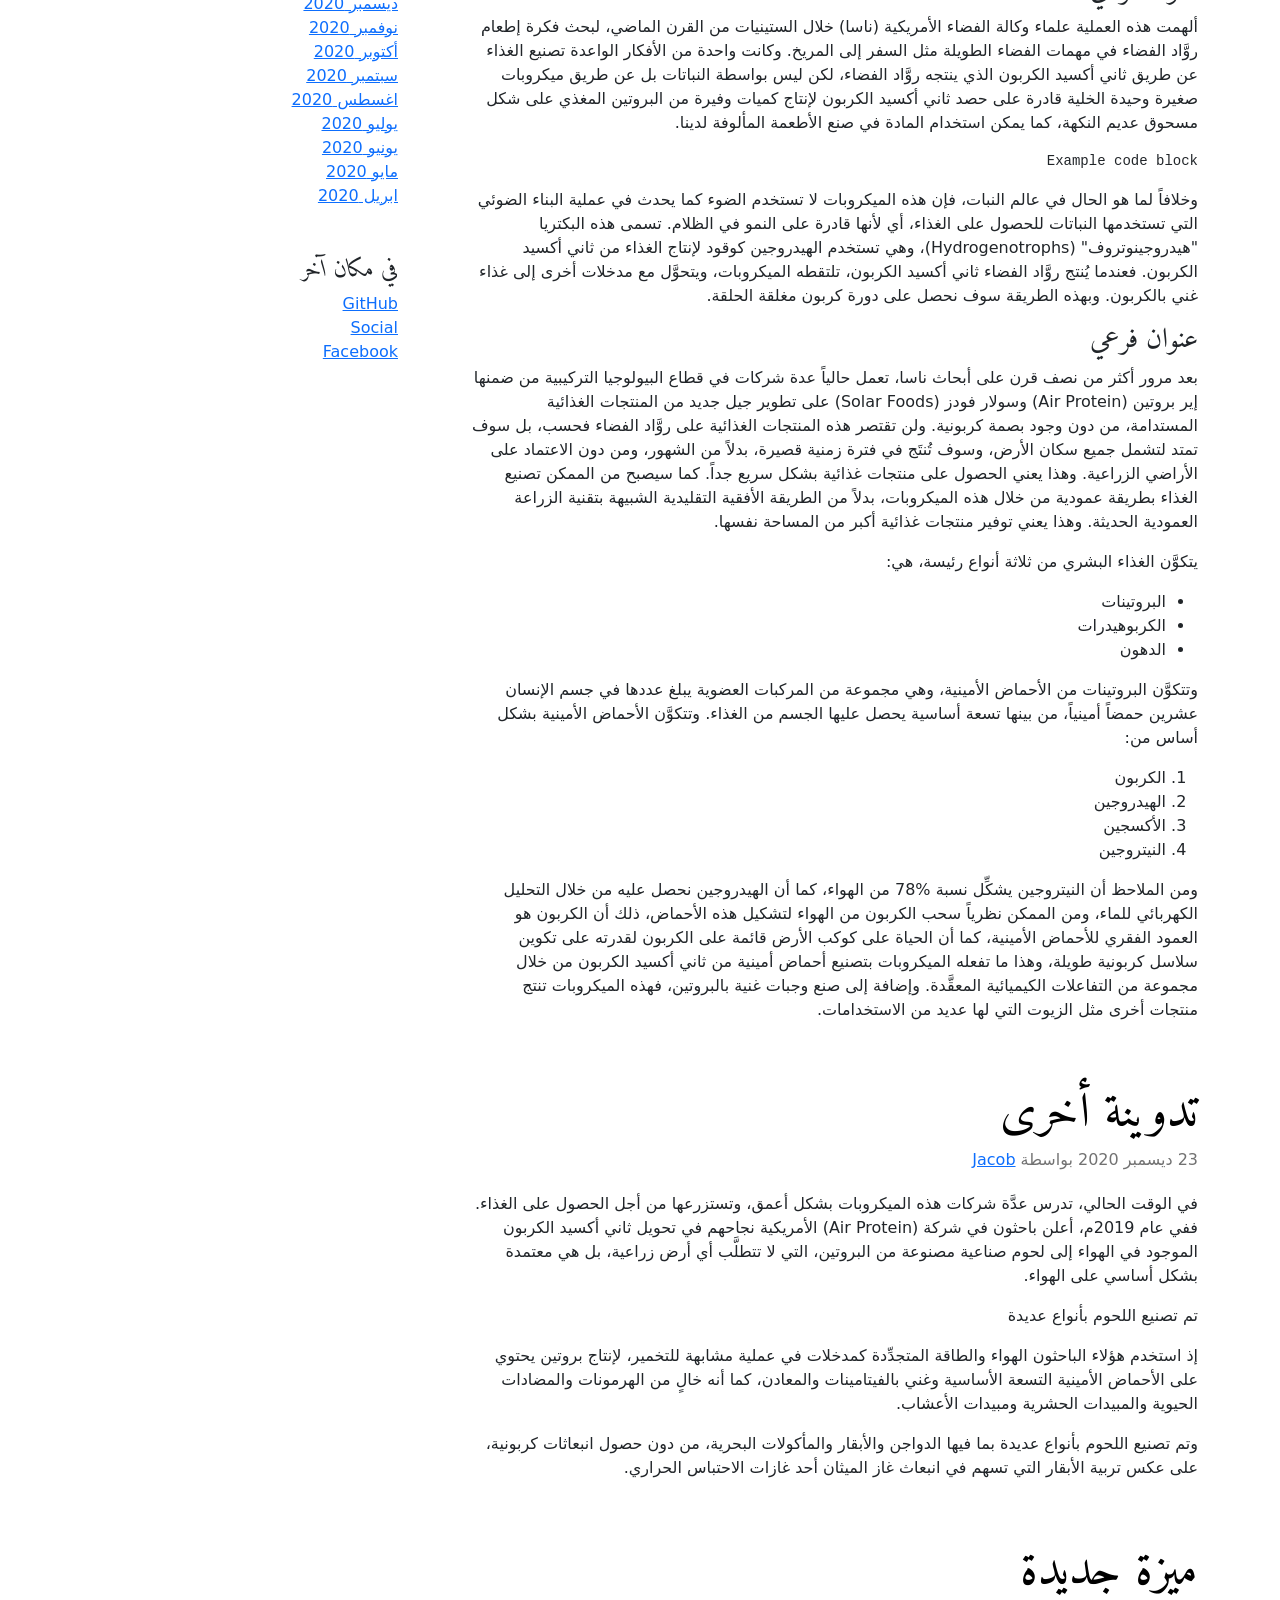
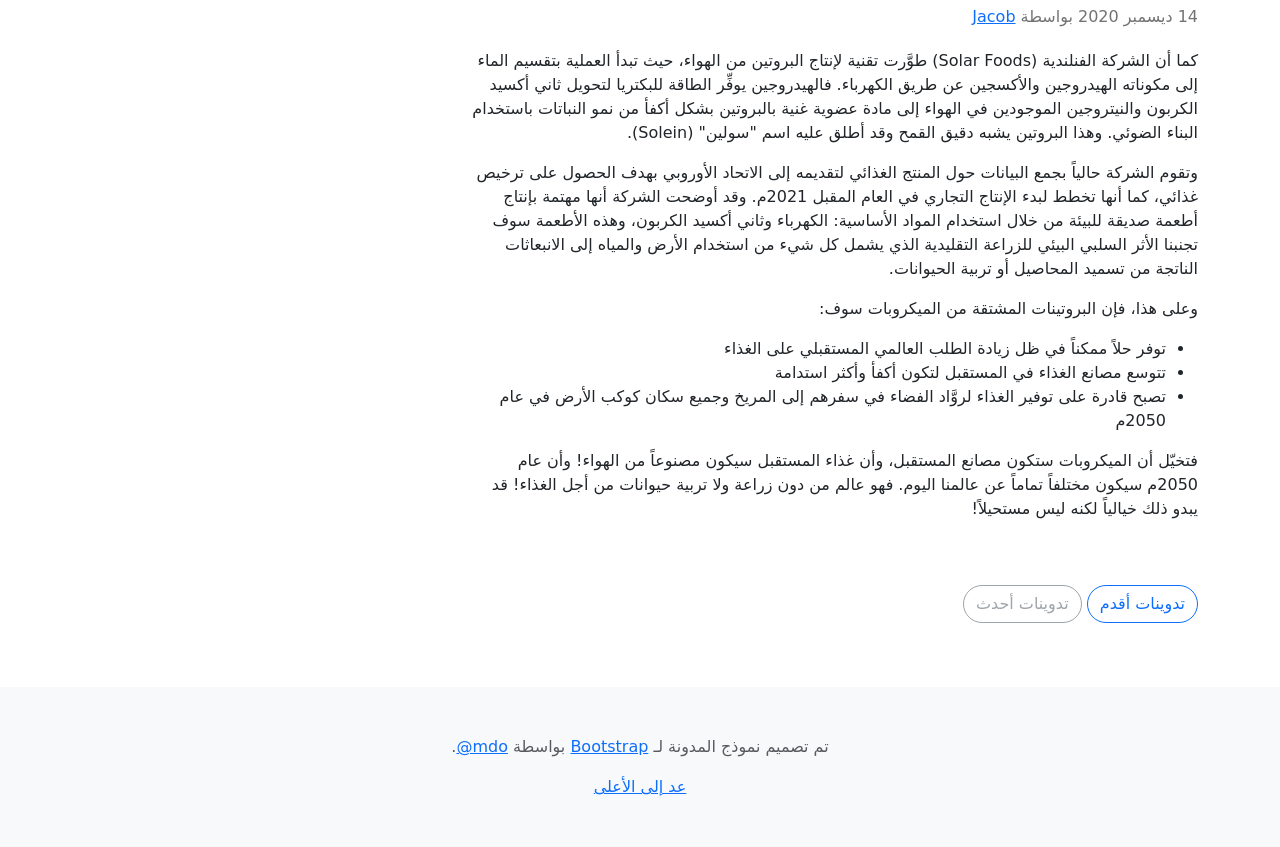
<file: bootstrap/blog-rtl/index.html>
<!doctype html>
<html lang="ar" dir="rtl" data-bs-theme="auto">
  <head>
    <meta charset="utf-8" />
    <meta name="viewport" content="width=device-width, initial-scale=1" />
    <meta name="description" content="" />
    <meta
      name="author"
      content="Mark Otto, Jacob Thornton, and Bootstrap contributors"
    />
    <meta name="generator" content="Astro v5.13.2" />
    <title>قالب المدونة · Bootstrap v5.3</title>
    <link
      rel="canonical"
      href="https://getbootstrap.com/docs/5.3/examples/blog-rtl/"
    />
    <script src="../assets/js/color-modes.js"></script>
    <link href="../assets/dist/css/bootstrap.rtl.min.css" rel="stylesheet" />
    <meta name="theme-color" content="#712cf9" />
    <link
      href="https://fonts.googleapis.com/css?family=Amiri:wght@400;700&display=swap"
      rel="stylesheet"
    />
    <link href="../blog/blog.rtl.css" rel="stylesheet" />
    <style>
      .bd-placeholder-img {
        font-size: 1.125rem;
        text-anchor: middle;
        -webkit-user-select: none;
        -moz-user-select: none;
        user-select: none;
      }
      @media (min-width: 768px) {
        .bd-placeholder-img-lg {
          font-size: 3.5rem;
        }
      }
      .b-example-divider {
        width: 100%;
        height: 3rem;
        background-color: #0000001a;
        border: solid rgba(0, 0, 0, 0.15);
        border-width: 1px 0;
        box-shadow:
          inset 0 0.5em 1.5em #0000001a,
          inset 0 0.125em 0.5em #00000026;
      }
      .b-example-vr {
        flex-shrink: 0;
        width: 1.5rem;
        height: 100vh;
      }
      .bi {
        vertical-align: -0.125em;
        fill: currentColor;
      }
      .nav-scroller {
        position: relative;
        z-index: 2;
        height: 2.75rem;
        overflow-y: hidden;
      }
      .nav-scroller .nav {
        display: flex;
        flex-wrap: nowrap;
        padding-bottom: 1rem;
        margin-top: -1px;
        overflow-x: auto;
        text-align: center;
        white-space: nowrap;
        -webkit-overflow-scrolling: touch;
      }
      .btn-bd-primary {
        --bd-violet-bg: #712cf9;
        --bd-violet-rgb: 112.520718, 44.062154, 249.437846;
        --bs-btn-font-weight: 600;
        --bs-btn-color: var(--bs-white);
        --bs-btn-bg: var(--bd-violet-bg);
        --bs-btn-border-color: var(--bd-violet-bg);
        --bs-btn-hover-color: var(--bs-white);
        --bs-btn-hover-bg: #6528e0;
        --bs-btn-hover-border-color: #6528e0;
        --bs-btn-focus-shadow-rgb: var(--bd-violet-rgb);
        --bs-btn-active-color: var(--bs-btn-hover-color);
        --bs-btn-active-bg: #5a23c8;
        --bs-btn-active-border-color: #5a23c8;
      }
      .bd-mode-toggle {
        z-index: 1500;
      }
      .bd-mode-toggle .bi {
        width: 1em;
        height: 1em;
      }
      .bd-mode-toggle .dropdown-menu .active .bi {
        display: block !important;
      }
    </style>
  </head>
  <body>
    <svg xmlns="http://www.w3.org/2000/svg" class="d-none">
      <symbol id="check2" viewBox="0 0 16 16">
        <path
          d="M13.854 3.646a.5.5 0 0 1 0 .708l-7 7a.5.5 0 0 1-.708 0l-3.5-3.5a.5.5 0 1 1 .708-.708L6.5 10.293l6.646-6.647a.5.5 0 0 1 .708 0z"
        ></path>
      </symbol>
      <symbol id="circle-half" viewBox="0 0 16 16">
        <path
          d="M8 15A7 7 0 1 0 8 1v14zm0 1A8 8 0 1 1 8 0a8 8 0 0 1 0 16z"
        ></path>
      </symbol>
      <symbol id="moon-stars-fill" viewBox="0 0 16 16">
        <path
          d="M6 .278a.768.768 0 0 1 .08.858 7.208 7.208 0 0 0-.878 3.46c0 4.021 3.278 7.277 7.318 7.277.527 0 1.04-.055 1.533-.16a.787.787 0 0 1 .81.316.733.733 0 0 1-.031.893A8.349 8.349 0 0 1 8.344 16C3.734 16 0 12.286 0 7.71 0 4.266 2.114 1.312 5.124.06A.752.752 0 0 1 6 .278z"
        ></path>
        <path
          d="M10.794 3.148a.217.217 0 0 1 .412 0l.387 1.162c.173.518.579.924 1.097 1.097l1.162.387a.217.217 0 0 1 0 .412l-1.162.387a1.734 1.734 0 0 0-1.097 1.097l-.387 1.162a.217.217 0 0 1-.412 0l-.387-1.162A1.734 1.734 0 0 0 9.31 6.593l-1.162-.387a.217.217 0 0 1 0-.412l1.162-.387a1.734 1.734 0 0 0 1.097-1.097l.387-1.162zM13.863.099a.145.145 0 0 1 .274 0l.258.774c.115.346.386.617.732.732l.774.258a.145.145 0 0 1 0 .274l-.774.258a1.156 1.156 0 0 0-.732.732l-.258.774a.145.145 0 0 1-.274 0l-.258-.774a1.156 1.156 0 0 0-.732-.732l-.774-.258a.145.145 0 0 1 0-.274l.774-.258c.346-.115.617-.386.732-.732L13.863.1z"
        ></path>
      </symbol>
      <symbol id="sun-fill" viewBox="0 0 16 16">
        <path
          d="M8 12a4 4 0 1 0 0-8 4 4 0 0 0 0 8zM8 0a.5.5 0 0 1 .5.5v2a.5.5 0 0 1-1 0v-2A.5.5 0 0 1 8 0zm0 13a.5.5 0 0 1 .5.5v2a.5.5 0 0 1-1 0v-2A.5.5 0 0 1 8 13zm8-5a.5.5 0 0 1-.5.5h-2a.5.5 0 0 1 0-1h2a.5.5 0 0 1 .5.5zM3 8a.5.5 0 0 1-.5.5h-2a.5.5 0 0 1 0-1h2A.5.5 0 0 1 3 8zm10.657-5.657a.5.5 0 0 1 0 .707l-1.414 1.415a.5.5 0 1 1-.707-.708l1.414-1.414a.5.5 0 0 1 .707 0zm-9.193 9.193a.5.5 0 0 1 0 .707L3.05 13.657a.5.5 0 0 1-.707-.707l1.414-1.414a.5.5 0 0 1 .707 0zm9.193 2.121a.5.5 0 0 1-.707 0l-1.414-1.414a.5.5 0 0 1 .707-.707l1.414 1.414a.5.5 0 0 1 0 .707zM4.464 4.465a.5.5 0 0 1-.707 0L2.343 3.05a.5.5 0 1 1 .707-.707l1.414 1.414a.5.5 0 0 1 0 .708z"
        ></path>
      </symbol>
    </svg>
    <div
      class="dropdown position-fixed bottom-0 end-0 mb-3 me-3 bd-mode-toggle"
    >
      <button
        class="btn btn-bd-primary py-2 dropdown-toggle d-flex align-items-center"
        id="bd-theme"
        type="button"
        aria-expanded="false"
        data-bs-toggle="dropdown"
        aria-label="Toggle theme (auto)"
      >
        <svg class="bi my-1 theme-icon-active" aria-hidden="true">
          <use href="#circle-half"></use>
        </svg>
        <span class="visually-hidden" id="bd-theme-text">Toggle theme</span>
      </button>
      <ul
        class="dropdown-menu dropdown-menu-end shadow"
        aria-labelledby="bd-theme-text"
      >
        <li>
          <button
            type="button"
            class="dropdown-item d-flex align-items-center"
            data-bs-theme-value="light"
            aria-pressed="false"
          >
            <svg class="bi me-2 opacity-50" aria-hidden="true">
              <use href="#sun-fill"></use>
            </svg>
            Light
            <svg class="bi ms-auto d-none" aria-hidden="true">
              <use href="#check2"></use>
            </svg>
          </button>
        </li>
        <li>
          <button
            type="button"
            class="dropdown-item d-flex align-items-center"
            data-bs-theme-value="dark"
            aria-pressed="false"
          >
            <svg class="bi me-2 opacity-50" aria-hidden="true">
              <use href="#moon-stars-fill"></use>
            </svg>
            Dark
            <svg class="bi ms-auto d-none" aria-hidden="true">
              <use href="#check2"></use>
            </svg>
          </button>
        </li>
        <li>
          <button
            type="button"
            class="dropdown-item d-flex align-items-center active"
            data-bs-theme-value="auto"
            aria-pressed="true"
          >
            <svg class="bi me-2 opacity-50" aria-hidden="true">
              <use href="#circle-half"></use>
            </svg>
            Auto
            <svg class="bi ms-auto d-none" aria-hidden="true">
              <use href="#check2"></use>
            </svg>
          </button>
        </li>
      </ul>
    </div>
    <svg xmlns="http://www.w3.org/2000/svg" class="d-none">
      <symbol
        id="aperture"
        fill="none"
        stroke="currentColor"
        stroke-linecap="round"
        stroke-linejoin="round"
        stroke-width="2"
        viewBox="0 0 24 24"
      >
        <circle cx="12" cy="12" r="10"></circle>
        <path
          d="M14.31 8l5.74 9.94M9.69 8h11.48M7.38 12l5.74-9.94M9.69 16L3.95 6.06M14.31 16H2.83m13.79-4l-5.74 9.94"
        ></path>
      </symbol>
      <symbol id="cart" viewBox="0 0 16 16">
        <path
          d="M0 1.5A.5.5 0 0 1 .5 1H2a.5.5 0 0 1 .485.379L2.89 3H14.5a.5.5 0 0 1 .49.598l-1 5a.5.5 0 0 1-.465.401l-9.397.472L4.415 11H13a.5.5 0 0 1 0 1H4a.5.5 0 0 1-.491-.408L2.01 3.607 1.61 2H.5a.5.5 0 0 1-.5-.5zM3.102 4l.84 4.479 9.144-.459L13.89 4H3.102zM5 12a2 2 0 1 0 0 4 2 2 0 0 0 0-4zm7 0a2 2 0 1 0 0 4 2 2 0 0 0 0-4zm-7 1a1 1 0 1 1 0 2 1 1 0 0 1 0-2zm7 0a1 1 0 1 1 0 2 1 1 0 0 1 0-2z"
        ></path>
      </symbol>
      <symbol id="chevron-right" viewBox="0 0 16 16">
        <path
          fill-rule="evenodd"
          d="M4.646 1.646a.5.5 0 0 1 .708 0l6 6a.5.5 0 0 1 0 .708l-6 6a.5.5 0 0 1-.708-.708L10.293 8 4.646 2.354a.5.5 0 0 1 0-.708z"
        ></path>
      </symbol>
    </svg>
    <div class="container">
      <header class="border-bottom lh-1 py-3">
        <div class="row flex-nowrap justify-content-between align-items-center">
          <div class="col-4 pt-1">
            <a class="link-secondary" href="#">الإشتراك في النشرة البريدية</a>
          </div>
          <div class="col-4 text-center">
            <a
              class="blog-header-logo text-body-emphasis text-decoration-none"
              href="#"
              >كبير</a
            >
          </div>
          <div class="col-4 d-flex justify-content-end align-items-center">
            <a class="link-secondary" href="#" aria-label="بحث">
              <svg
                xmlns="http://www.w3.org/2000/svg"
                width="20"
                height="20"
                fill="none"
                stroke="currentColor"
                stroke-linecap="round"
                stroke-linejoin="round"
                stroke-width="2"
                class="mx-3"
                role="img"
                viewBox="0 0 24 24"
              >
                <title>بحث</title>
                <circle cx="10.5" cy="10.5" r="7.5"></circle>
                <path d="M21 21l-5.2-5.2"></path>
              </svg>
            </a>
            <a class="btn btn-sm btn-outline-secondary" href="#">إنشاء حساب</a>
          </div>
        </div>
      </header>
      <div class="nav-scroller py-1 mb-3 border-bottom">
        <nav class="nav nav-underline justify-content-between">
          <a class="nav-item nav-link link-body-emphasis active" href="#"
            >العالم</a
          >
          <a class="nav-item nav-link link-body-emphasis" href="#"
            >الولايات المتحدة</a
          >
          <a class="nav-item nav-link link-body-emphasis" href="#">التقنية</a>
          <a class="nav-item nav-link link-body-emphasis" href="#">التصميم</a>
          <a class="nav-item nav-link link-body-emphasis" href="#">الحضارة</a>
          <a class="nav-item nav-link link-body-emphasis" href="#"
            >المال والأعمال</a
          >
          <a class="nav-item nav-link link-body-emphasis" href="#">السياسة</a>
          <a class="nav-item nav-link link-body-emphasis" href="#"
            >الرأي العام</a
          >
          <a class="nav-item nav-link link-body-emphasis" href="#">العلوم</a>
          <a class="nav-item nav-link link-body-emphasis" href="#">الصحة</a>
          <a class="nav-item nav-link link-body-emphasis" href="#">الموضة</a>
          <a class="nav-item nav-link link-body-emphasis" href="#">السفر</a>
        </nav>
      </div>
    </div>
    <main class="container">
      <div class="p-4 p-md-5 mb-4 rounded text-body-emphasis bg-body-secondary">
        <div class="col-lg-6 px-0">
          <h1 class="display-4 fst-italic">عنوان تدوينة مميزة أطول</h1>
          <p class="lead my-3">
            عدة أسطر نصية متعددة تعبر عن التدوية، وذلك لإعلام القراء الجدد بسرعة
            وكفاءة حول أكثر الأشياء إثارة للاهتمام في محتويات هذه التدوينة.
          </p>
          <p class="lead mb-0">
            <a href="#" class="text-body-emphasis fw-bold">أكمل القراءة...</a>
          </p>
        </div>
      </div>
      <div class="row mb-2">
        <div class="col-md-6">
          <div
            class="row g-0 border rounded overflow-hidden flex-md-row mb-4 shadow-sm h-md-250 position-relative"
          >
            <div class="col p-4 d-flex flex-column position-static">
              <strong class="d-inline-block mb-2 text-primary-emphasis"
                >العالم</strong
              >
              <h3 class="mb-0">مشاركة مميزة</h3>
              <div class="mb-1 text-body-secondary">نوفمبر 12</div>
              <p class="card-text mb-auto">
                هذه بطاقة أوسع مع نص داعم أدناه كمقدمة طبيعية لمحتوى إضافي.
              </p>
              <a
                href="#"
                class="icon-link gap-1 icon-link-hover stretched-link"
              >
                أكمل القراءة
                <svg class="bi" aria-hidden="true">
                  <use xlink:href="#chevron-right"></use>
                </svg>
              </a>
            </div>
            <div class="col-auto d-none d-lg-block">
              <svg
                aria-label="Placeholder: صورة مصغرة"
                class="bd-placeholder-img"
                height="250"
                preserveAspectRatio="xMidYMid slice"
                role="img"
                width="200"
                xmlns="http://www.w3.org/2000/svg"
              >
                <title>Placeholder</title>
                <rect width="100%" height="100%" fill="#55595c"></rect>
                <text x="50%" y="50%" fill="#eceeef" dy=".3em">صورة مصغرة</text>
              </svg>
            </div>
          </div>
        </div>
        <div class="col-md-6">
          <div
            class="row g-0 border rounded overflow-hidden flex-md-row mb-4 shadow-sm h-md-250 position-relative"
          >
            <div class="col p-4 d-flex flex-column position-static">
              <strong class="d-inline-block mb-2 text-success-emphasis"
                >التصميم</strong
              >
              <h3 class="mb-0">عنوان الوظيفة</h3>
              <div class="mb-1 text-body-secondary">نوفمبر 11</div>
              <p class="mb-auto">
                هذه بطاقة أوسع مع نص داعم أدناه كمقدمة طبيعية لمحتوى إضافي.
              </p>
              <a
                href="#"
                class="icon-link gap-1 icon-link-hover stretched-link"
              >
                أكمل القراءة
                <svg class="bi" aria-hidden="true">
                  <use xlink:href="#chevron-right"></use>
                </svg>
              </a>
            </div>
            <div class="col-auto d-none d-lg-block">
              <svg
                aria-label="Placeholder: صورة مصغرة"
                class="bd-placeholder-img"
                height="250"
                preserveAspectRatio="xMidYMid slice"
                role="img"
                width="200"
                xmlns="http://www.w3.org/2000/svg"
              >
                <title>Placeholder</title>
                <rect width="100%" height="100%" fill="#55595c"></rect>
                <text x="50%" y="50%" fill="#eceeef" dy=".3em">صورة مصغرة</text>
              </svg>
            </div>
          </div>
        </div>
      </div>
      <div class="row g-5">
        <div class="col-md-8">
          <h3 class="pb-4 mb-4 fst-italic border-bottom">من Firehose</h3>
          <article class="blog-post">
            <h2 class="display-5 link-body-emphasis mb-1">مثال على تدوينة</h2>
            <p class="blog-post-meta">
              1 يناير 2021 بواسطة <a href="#"> Mark </a>
            </p>
            <p>
              تعرض مشاركة المدونة هذه بضعة أنواع مختلفة من المحتوى الذي يتم دعمه
              وتصميمه باستخدام Bootstrap. النصوص الأساسية، الصور، والأكواد
              مدعومة بشكل كامل.
            </p>
            <hr />
            <p>
              يشكِّل تأمين الغذاء في المستقبل قضية تؤرِّق حكومات العالَم
              والعلماء على حدٍّ سواء. فخلال القرن العشرين ازداد عدد سكان الأرض
              أربعة أضعاف، وتشير التقديرات إلى أن العدد سوف يصل إلى عشرة مليارات
              إنسان بحلول عام 2050م. وسوف تمثل هذه الزيادة الهائلة تحدياً كبيراً
              وضغطاً متصاعداً على قدرة الإنتاج الزراعي. الأمر الذي كان ولا بد من
              أن يدفع إلى تطوير تقنيات مبتكرة في تصنيع الغذاء غير الزراعة، منها
              تقنية مستقبلية تقوم على تصنيع الغذاء من الهواء.
            </p>
            <blockquote class="blockquote">
              <p>
                تشغل الزراعة مساحات كبيرة من اليابسة، وتستهلك كميات هائلة من
                المياه، كما أن إنتاج الغذاء بواسطة الزراعة يسهم بنسبة عالية من
                انبعاثات غازات الاحتباس الحراري العالمية
              </p>
            </blockquote>
            <p>
              تشغل الزراعة مساحات كبيرة من اليابسة، وتستهلك كميات هائلة من
              المياه. كما أن إنتاج الغذاء بواسطة الزراعة يسهم بنسبة عالية من
              انبعاثات غازات الاحتباس الحراري العالمية، وللمقارنة فإن هذه النسبة
              من الانبعاثات هي أكبر مما ينتجه قطاع النقل بكل ما فيه من سيارات
              وشاحنات وطائرات وقطارات.
            </p>
            <h2>عنوان</h2>
            <p>
              تحصل النباتات على غذائها بواسطة عملية تسمى البناء الضوئي، حيث تقوم
              النباتات بتحويل ضوء الشمس والماء وثاني أكسيد الكربون الموجود في
              الغلاف الجوي إلى غذاء وتطلق الأكسجين كمنتج ثانوي لهذا التفاعل
              الكيميائي. وتحدث هذه العملية في "البلاستيدات الخضراء". فالنباتات
              تستفيد من طاقة ضوء الشمس في تقسيم الماء إلى هيدروجين وأكسجين،
              وتحدث تفاعلات كيميائية أخرى ينتج عنها سكر الجلكوز الذي تستخدمه
              كمصدر للغذاء وينطلق الأكسجين من النباتات إلى الغلاف الجوي. وهذا
              يعني أن النباتات تحوِّل ثاني أكسيد الكربون إلى غذاء من خلال
              تفاعلات كيميائية معقَّدة. ويُعد البناء الضوئي من أهم التفاعلات
              الكيميائية على كوكب الأرض، فقد ساعد في الماضي على تطوُّر كوكبنا
              وظهور الحياة عليه. فالنباتات تستخدم ثاني أكسيد الكربون لصنع
              غذائها، وتطلق الأكسجين لتساعد الكائنات الأخرى على التنفس!
            </p>
            <h3>عنوان فرعي</h3>
            <p>
              ألهمت هذه العملية علماء وكالة الفضاء الأمريكية (ناسا) خلال
              الستينيات من القرن الماضي، لبحث فكرة إطعام روَّاد الفضاء في مهمات
              الفضاء الطويلة مثل السفر إلى المريخ. وكانت واحدة من الأفكار
              الواعدة تصنيع الغذاء عن طريق ثاني أكسيد الكربون الذي ينتجه روَّاد
              الفضاء، لكن ليس بواسطة النباتات بل عن طريق ميكروبات صغيرة وحيدة
              الخلية قادرة على حصد ثاني أكسيد الكربون لإنتاج كميات وفيرة من
              البروتين المغذي على شكل مسحوق عديم النكهة، كما يمكن استخدام المادة
              في صنع الأطعمة المألوفة لدينا.
            </p>
            <pre><code>Example code block</code></pre>
            <p>
              وخلافاً لما هو الحال في عالم النبات، فإن هذه الميكروبات لا تستخدم
              الضوء كما يحدث في عملية البناء الضوئي التي تستخدمها النباتات
              للحصول على الغذاء، أي لأنها قادرة على النمو في الظلام. تسمى هذه
              البكتريا "هيدروجينوتروف" (Hydrogenotrophs)، وهي تستخدم الهيدروجين
              كوقود لإنتاج الغذاء من ثاني أكسيد الكربون. فعندما يُنتج روَّاد
              الفضاء ثاني أكسيد الكربون، تلتقطه الميكروبات، ويتحوَّل مع مدخلات
              أخرى إلى غذاء غني بالكربون. وبهذه الطريقة سوف نحصل على دورة كربون
              مغلقة الحلقة.
            </p>
            <h3>عنوان فرعي</h3>
            <p>
              بعد مرور أكثر من نصف قرن على أبحاث ناسا، تعمل حالياً عدة شركات في
              قطاع البيولوجيا التركيبية من ضمنها إير بروتين (Air Protein) وسولار
              فودز (Solar Foods) على تطوير جيل جديد من المنتجات الغذائية
              المستدامة، من دون وجود بصمة كربونية. ولن تقتصر هذه المنتجات
              الغذائية على روَّاد الفضاء فحسب، بل سوف تمتد لتشمل جميع سكان
              الأرض، وسوف تُنتَج في فترة زمنية قصيرة، بدلاً من الشهور، ومن دون
              الاعتماد على الأراضي الزراعية. وهذا يعني الحصول على منتجات غذائية
              بشكل سريع جداً. كما سيصبح من الممكن تصنيع الغذاء بطريقة عمودية من
              خلال هذه الميكروبات، بدلاً من الطريقة الأفقية التقليدية الشبيهة
              بتقنية الزراعة العمودية الحديثة. وهذا يعني توفير منتجات غذائية
              أكبر من المساحة نفسها.
            </p>
            <p>يتكوَّن الغذاء البشري من ثلاثة أنواع رئيسة، هي:</p>
            <ul>
              <li>البروتينات</li>
              <li>الكربوهيدرات</li>
              <li>الدهون</li>
            </ul>
            <p>
              وتتكوَّن البروتينات من الأحماض الأمينية، وهي مجموعة من المركبات
              العضوية يبلغ عددها في جسم الإنسان عشرين حمضاً أمينياً، من بينها
              تسعة أساسية يحصل عليها الجسم من الغذاء. وتتكوَّن الأحماض الأمينية
              بشكل أساس من:
            </p>
            <ol>
              <li>الكربون</li>
              <li>الهيدروجين</li>
              <li>الأكسجين</li>
              <li>النيتروجين</li>
            </ol>
            <p>
              ومن الملاحظ أن النيتروجين يشكِّل نسبة %78 من الهواء، كما أن
              الهيدروجين نحصل عليه من خلال التحليل الكهربائي للماء، ومن الممكن
              نظرياً سحب الكربون من الهواء لتشكيل هذه الأحماض، ذلك أن الكربون هو
              العمود الفقري للأحماض الأمينية، كما أن الحياة على كوكب الأرض قائمة
              على الكربون لقدرته على تكوين سلاسل كربونية طويلة، وهذا ما تفعله
              الميكروبات بتصنيع أحماض أمينية من ثاني أكسيد الكربون من خلال
              مجموعة من التفاعلات الكيميائية المعقَّدة. وإضافة إلى صنع وجبات
              غنية بالبروتين، فهذه الميكروبات تنتج منتجات أخرى مثل الزيوت التي
              لها عديد من الاستخدامات.
            </p>
          </article>
          <article class="blog-post">
            <h2 class="display-5 link-body-emphasis mb-1">تدوينة أخرى</h2>
            <p class="blog-post-meta">
              23 ديسمبر 2020 بواسطة <a href="#">Jacob</a>
            </p>
            <p>
              في الوقت الحالي، تدرس عدَّة شركات هذه الميكروبات بشكل أعمق،
              وتستزرعها من أجل الحصول على الغذاء. ففي عام 2019م، أعلن باحثون في
              شركة (Air Protein) الأمريكية نجاحهم في تحويل ثاني أكسيد الكربون
              الموجود في الهواء إلى لحوم صناعية مصنوعة من البروتين، التي لا
              تتطلَّب أي أرض زراعية، بل هي معتمدة بشكل أساسي على الهواء.
            </p>
            <blockquote><p>تم تصنيع اللحوم بأنواع عديدة</p></blockquote>
            <p>
              إذ استخدم هؤلاء الباحثون الهواء والطاقة المتجدِّدة كمدخلات في
              عملية مشابهة للتخمير، لإنتاج بروتين يحتوي على الأحماض الأمينية
              التسعة الأساسية وغني بالفيتامينات والمعادن، كما أنه خالٍ من
              الهرمونات والمضادات الحيوية والمبيدات الحشرية ومبيدات الأعشاب.
            </p>
            <p>
              وتم تصنيع اللحوم بأنواع عديدة بما فيها الدواجن والأبقار والمأكولات
              البحرية، من دون حصول انبعاثات كربونية، على عكس تربية الأبقار التي
              تسهم في انبعاث غاز الميثان أحد غازات الاحتباس الحراري.
            </p>
          </article>
          <article class="blog-post">
            <h2 class="display-5 link-body-emphasis mb-1">ميزة جديدة</h2>
            <p class="blog-post-meta">
              14 ديسمبر 2020 بواسطة <a href="#">Jacob</a>
            </p>
            <p>
              كما أن الشركة الفنلندية (Solar Foods) طوَّرت تقنية لإنتاج البروتين
              من الهواء، حيث تبدأ العملية بتقسيم الماء إلى مكوناته الهيدروجين
              والأكسجين عن طريق الكهرباء. فالهيدروجين يوفِّر الطاقة للبكتريا
              لتحويل ثاني أكسيد الكربون والنيتروجين الموجودين في الهواء إلى مادة
              عضوية غنية بالبروتين بشكل أكفأ من نمو النباتات باستخدام البناء
              الضوئي. وهذا البروتين يشبه دقيق القمح وقد أطلق عليه اسم "سولين"
              (Solein).
            </p>
            <p>
              وتقوم الشركة حالياً بجمع البيانات حول المنتج الغذائي لتقديمه إلى
              الاتحاد الأوروبي بهدف الحصول على ترخيص غذائي، كما أنها تخطط لبدء
              الإنتاج التجاري في العام المقبل 2021م. وقد أوضحت الشركة أنها مهتمة
              بإنتاج أطعمة صديقة للبيئة من خلال استخدام المواد الأساسية:
              الكهرباء وثاني أكسيد الكربون، وهذه الأطعمة سوف تجنبنا الأثر السلبي
              البيئي للزراعة التقليدية الذي يشمل كل شيء من استخدام الأرض والمياه
              إلى الانبعاثات الناتجة من تسميد المحاصيل أو تربية الحيوانات.
            </p>
            <p>وعلى هذا، فإن البروتينات المشتقة من الميكروبات سوف:</p>
            <ul>
              <li>
                توفر حلاً ممكناً في ظل زيادة الطلب العالمي المستقبلي على الغذاء
              </li>
              <li>تتوسع مصانع الغذاء في المستقبل لتكون أكفأ وأكثر استدامة</li>
              <li>
                تصبح قادرة على توفير الغذاء لروَّاد الفضاء في سفرهم إلى المريخ
                وجميع سكان كوكب الأرض في عام 2050م
              </li>
            </ul>
            <p>
              فتخيّل أن الميكروبات ستكون مصانع المستقبل، وأن غذاء المستقبل سيكون
              مصنوعاً من الهواء! وأن عام 2050م سيكون مختلفاً تماماً عن عالمنا
              اليوم. فهو عالم من دون زراعة ولا تربية حيوانات من أجل الغذاء! قد
              يبدو ذلك خيالياً لكنه ليس مستحيلاً!
            </p>
          </article>
          <nav class="blog-pagination" aria-label="Pagination">
            <a class="btn btn-outline-primary rounded-pill" href="#"
              >تدوينات أقدم</a
            >
            <a
              class="btn btn-outline-secondary rounded-pill disabled"
              aria-disabled="true"
              >تدوينات أحدث</a
            >
          </nav>
        </div>
        <div class="col-md-4">
          <div class="position-sticky" style="top: 2rem">
            <div class="p-4 mb-3 bg-body-tertiary rounded">
              <h4 class="fst-italic">حول</h4>
              <p class="mb-0">
                أقبلت، فأقبلت معك الحياة بجميع صنوفها وألوانها: فالنبات ينبت،
                والأشجار تورق وتزهر، والهرة تموء، والقمري يسجع، والغنم يثغو،
                والبقر يخور، وكل أليف يدعو أليفه. كل شيء يشعر بالحياة وينسي هموم
                الحياة، ولا يذكر إلا سعادة الحياة، فإن كان الزمان جسدا فأنت
                روحه، وإن كان عمرا فأنت شبابه.
              </p>
            </div>
            <div>
              <h4 class="fst-italic">المشاركات الاخيرة</h4>
              <ul class="list-unstyled">
                <li>
                  <a
                    class="d-flex flex-column flex-lg-row gap-3 align-items-start align-items-lg-center py-3 link-body-emphasis text-decoration-none border-top"
                    href="#"
                  >
                    <svg
                      aria-hidden="true"
                      class="bd-placeholder-img"
                      height="96"
                      preserveAspectRatio="xMidYMid slice"
                      width="100%"
                      xmlns="http://www.w3.org/2000/svg"
                    >
                      <rect width="100%" height="100%" fill="#777"></rect>
                    </svg>
                    <div class="col-lg-8">
                      <h6 class="mb-0">مثال على عنوان منشور المدونة</h6>
                      <small class="text-body-secondary">15 يناير 2024</small>
                    </div>
                  </a>
                </li>
                <li>
                  <a
                    class="d-flex flex-column flex-lg-row gap-3 align-items-start align-items-lg-center py-3 link-body-emphasis text-decoration-none border-top"
                    href="#"
                  >
                    <svg
                      aria-hidden="true"
                      class="bd-placeholder-img"
                      height="96"
                      preserveAspectRatio="xMidYMid slice"
                      width="100%"
                      xmlns="http://www.w3.org/2000/svg"
                    >
                      <rect width="100%" height="100%" fill="#777"></rect>
                    </svg>
                    <div class="col-lg-8">
                      <h6 class="mb-0">هذا عنوان آخر للمدونة</h6>
                      <small class="text-body-secondary">14 يناير 2024</small>
                    </div>
                  </a>
                </li>
                <li>
                  <a
                    class="d-flex flex-column flex-lg-row gap-3 align-items-start align-items-lg-center py-3 link-body-emphasis text-decoration-none border-top"
                    href="#"
                  >
                    <svg
                      aria-hidden="true"
                      class="bd-placeholder-img"
                      height="96"
                      preserveAspectRatio="xMidYMid slice"
                      width="100%"
                      xmlns="http://www.w3.org/2000/svg"
                    >
                      <rect width="100%" height="100%" fill="#777"></rect>
                    </svg>
                    <div class="col-lg-8">
                      <h6 class="mb-0">
                        أطول عنوان منشور للمدونة: يحتوي هذا الخط على عدة أسطر!
                      </h6>
                      <small class="text-body-secondary">13 يناير 2024</small>
                    </div>
                  </a>
                </li>
              </ul>
            </div>
            <div class="p-4">
              <h4 class="fst-italic">الأرشيف</h4>
              <ol class="list-unstyled mb-0">
                <li><a href="#">مارس 2021</a></li>
                <li><a href="#">شباط 2021</a></li>
                <li><a href="#">يناير 2021</a></li>
                <li><a href="#">ديسمبر 2020</a></li>
                <li><a href="#">نوفمبر 2020</a></li>
                <li><a href="#">أكتوبر 2020</a></li>
                <li><a href="#">سبتمبر 2020</a></li>
                <li><a href="#">اغسطس 2020</a></li>
                <li><a href="#">يوليو 2020</a></li>
                <li><a href="#">يونيو 2020</a></li>
                <li><a href="#">مايو 2020</a></li>
                <li><a href="#">ابريل 2020</a></li>
              </ol>
            </div>
            <div class="p-4">
              <h4 class="fst-italic">في مكان آخر</h4>
              <ol class="list-unstyled">
                <li><a href="#">GitHub</a></li>
                <li><a href="#">Social</a></li>
                <li><a href="#">Facebook</a></li>
              </ol>
            </div>
          </div>
        </div>
      </div>
    </main>
    <footer class="py-5 text-center text-body-secondary bg-body-tertiary">
      <p>
        تم تصميم نموذج المدونة لـ
        <a href="https://getbootstrap.com/">Bootstrap</a> بواسطة
        <a href="https://x.com/mdo"><bdi lang="en" dir="ltr">@mdo</bdi></a
        >.
      </p>
      <p class="mb-0"><a href="#">عد إلى الأعلى</a></p>
    </footer>
    <script
      src="../assets/dist/js/bootstrap.bundle.min.js"
      class="astro-vvvwv3sm"
    ></script>
  </body>
</html>
</file>
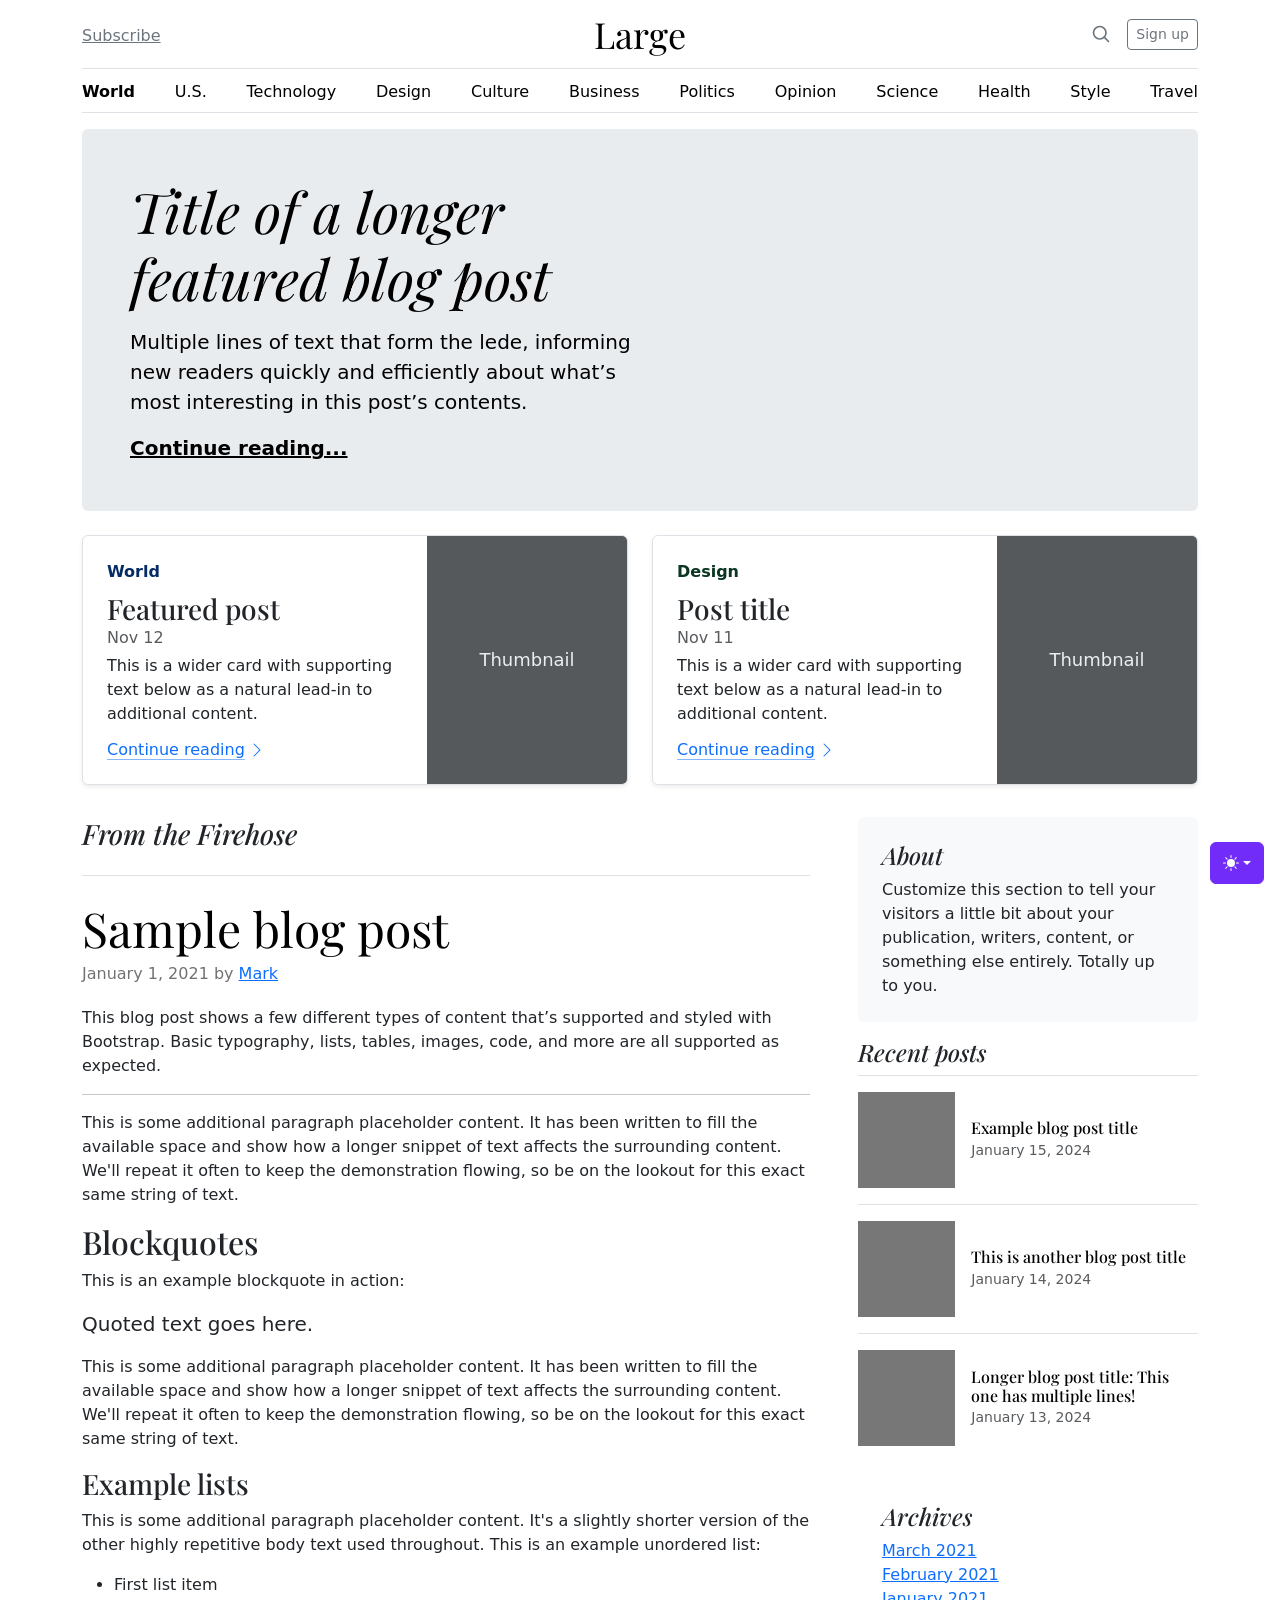
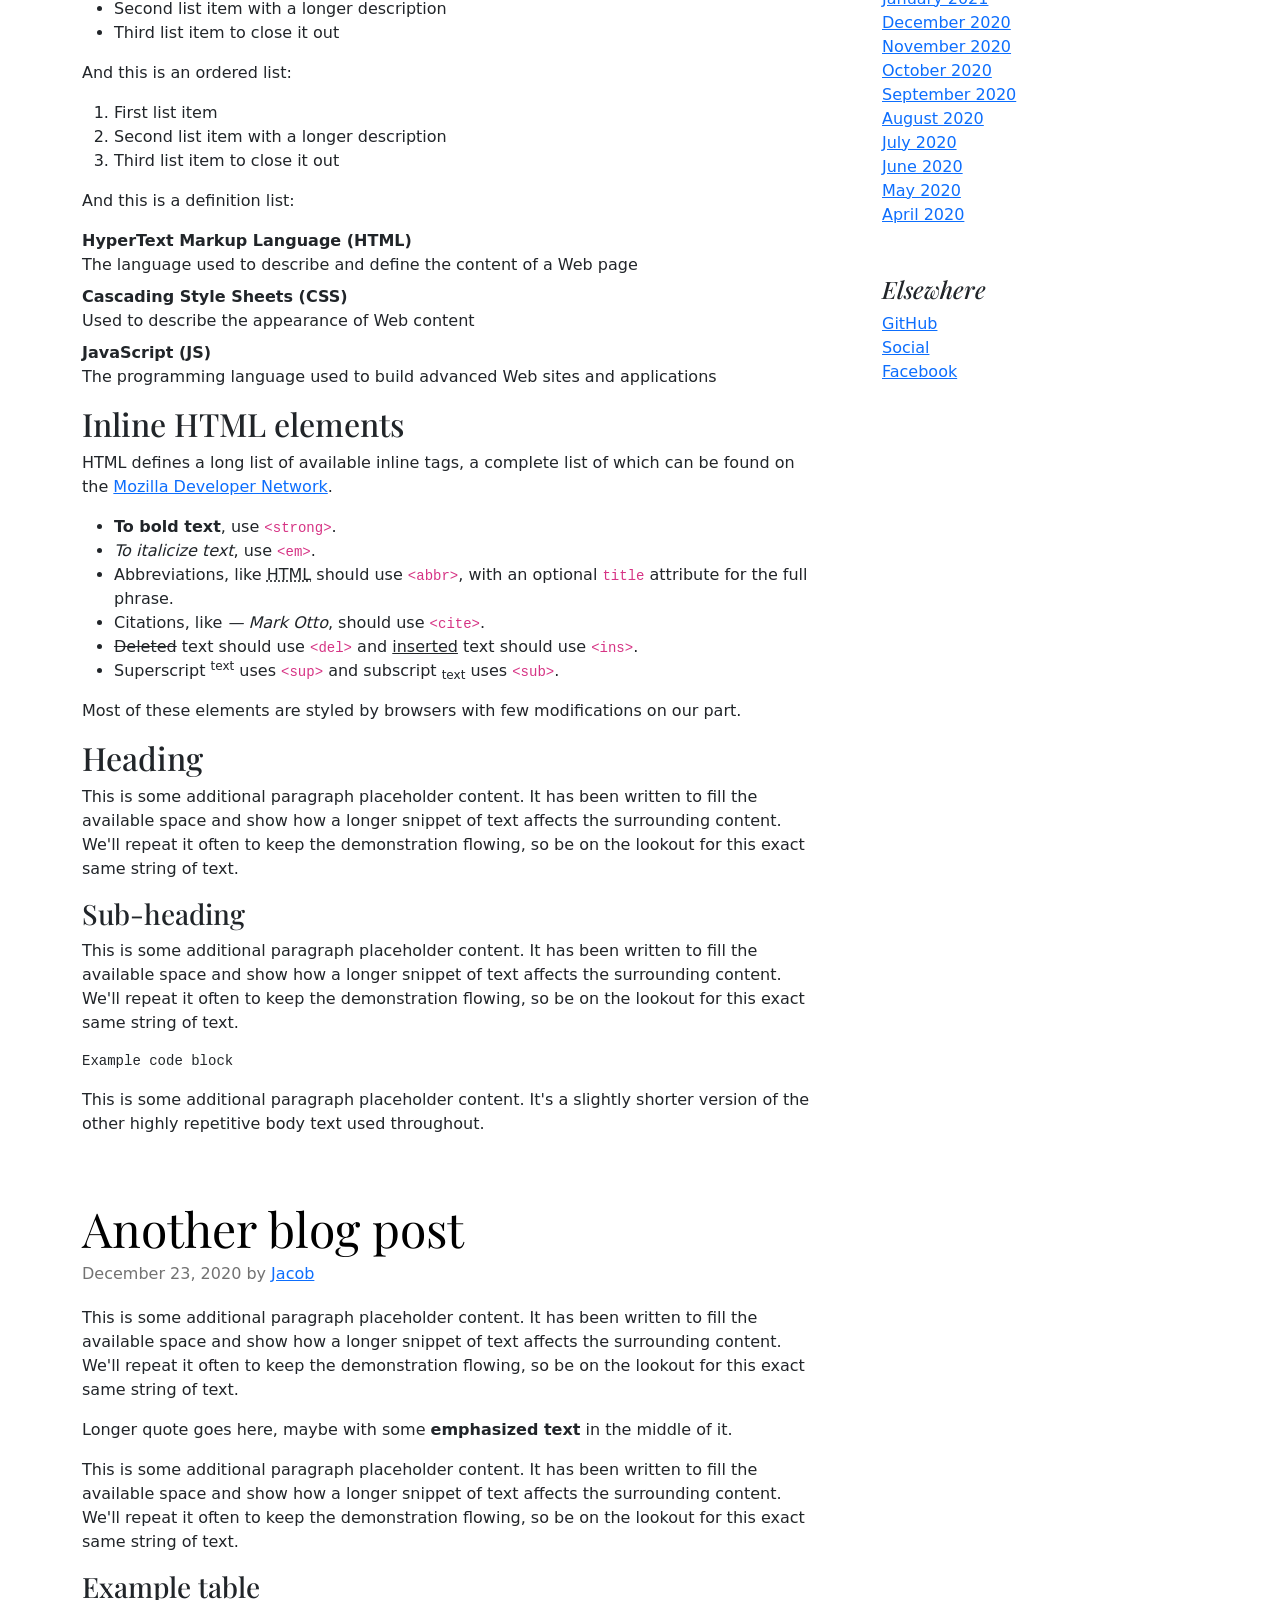
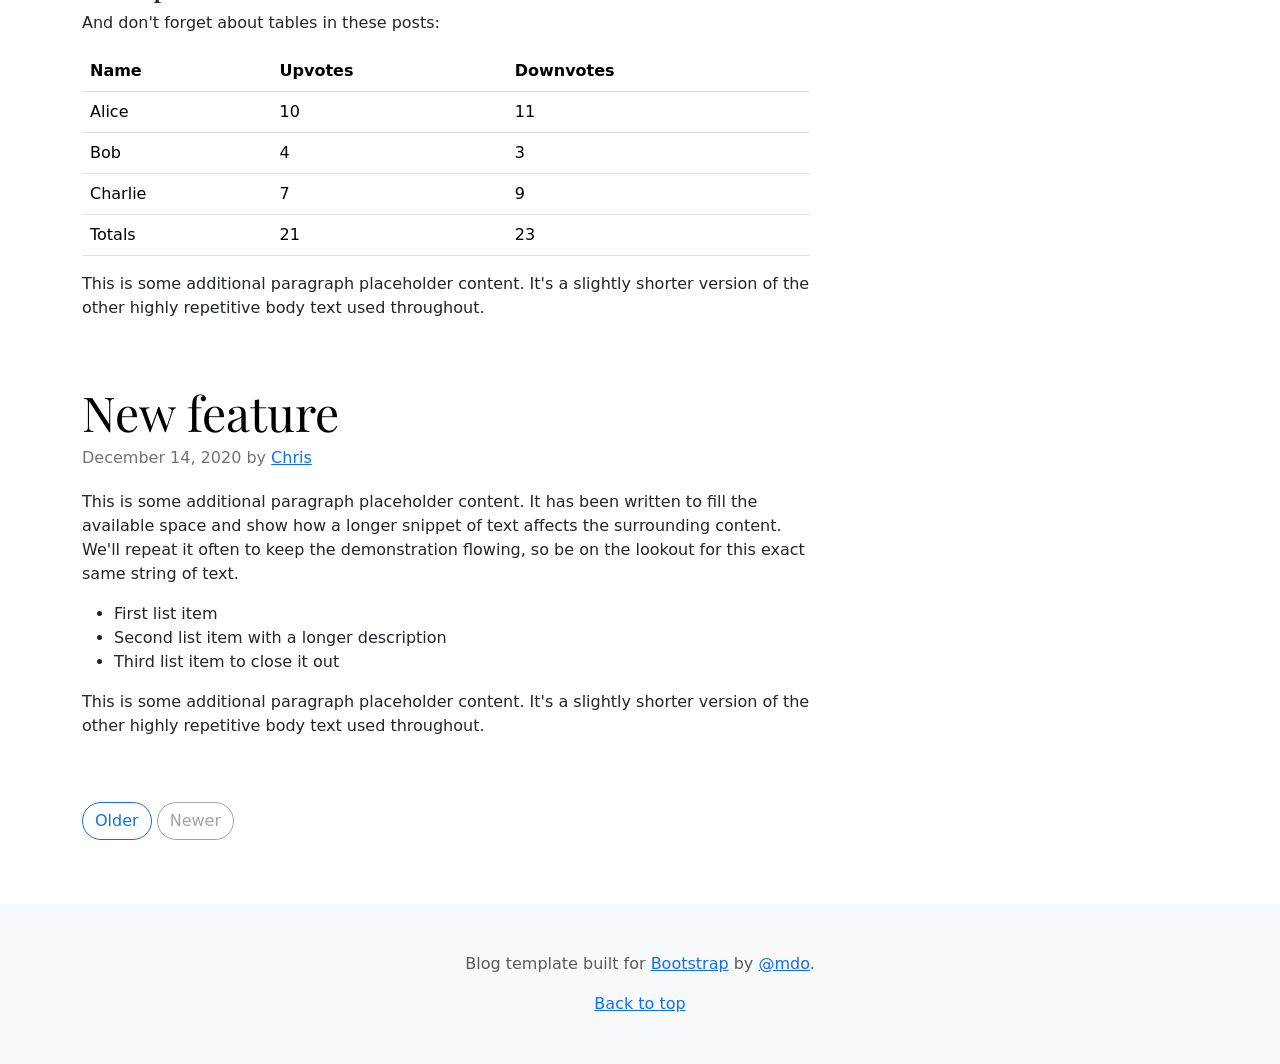
<file: bootstrap/blog/index.html>
<!doctype html>
<html lang="en" data-bs-theme="auto">
  <head>
    <meta charset="utf-8" />
    <meta name="viewport" content="width=device-width, initial-scale=1" />
    <meta name="description" content="" />
    <meta
      name="author"
      content="Mark Otto, Jacob Thornton, and Bootstrap contributors"
    />
    <meta name="generator" content="Astro v5.13.2" />
    <title>Blog Template · Bootstrap v5.3</title>
    <link
      rel="canonical"
      href="https://getbootstrap.com/docs/5.3/examples/blog/"
    />
    <script src="../assets/js/color-modes.js"></script>
    <link href="../assets/dist/css/bootstrap.min.css" rel="stylesheet" />
    <meta name="theme-color" content="#712cf9" />
    <link
      href="https://fonts.googleapis.com/css?family=Playfair+Display:700,900&display=swap"
      rel="stylesheet"
    />
    <link href="blog.css" rel="stylesheet" />
    <style>
      .bd-placeholder-img {
        font-size: 1.125rem;
        text-anchor: middle;
        -webkit-user-select: none;
        -moz-user-select: none;
        user-select: none;
      }
      @media (min-width: 768px) {
        .bd-placeholder-img-lg {
          font-size: 3.5rem;
        }
      }
      .b-example-divider {
        width: 100%;
        height: 3rem;
        background-color: #0000001a;
        border: solid rgba(0, 0, 0, 0.15);
        border-width: 1px 0;
        box-shadow:
          inset 0 0.5em 1.5em #0000001a,
          inset 0 0.125em 0.5em #00000026;
      }
      .b-example-vr {
        flex-shrink: 0;
        width: 1.5rem;
        height: 100vh;
      }
      .bi {
        vertical-align: -0.125em;
        fill: currentColor;
      }
      .nav-scroller {
        position: relative;
        z-index: 2;
        height: 2.75rem;
        overflow-y: hidden;
      }
      .nav-scroller .nav {
        display: flex;
        flex-wrap: nowrap;
        padding-bottom: 1rem;
        margin-top: -1px;
        overflow-x: auto;
        text-align: center;
        white-space: nowrap;
        -webkit-overflow-scrolling: touch;
      }
      .btn-bd-primary {
        --bd-violet-bg: #712cf9;
        --bd-violet-rgb: 112.520718, 44.062154, 249.437846;
        --bs-btn-font-weight: 600;
        --bs-btn-color: var(--bs-white);
        --bs-btn-bg: var(--bd-violet-bg);
        --bs-btn-border-color: var(--bd-violet-bg);
        --bs-btn-hover-color: var(--bs-white);
        --bs-btn-hover-bg: #6528e0;
        --bs-btn-hover-border-color: #6528e0;
        --bs-btn-focus-shadow-rgb: var(--bd-violet-rgb);
        --bs-btn-active-color: var(--bs-btn-hover-color);
        --bs-btn-active-bg: #5a23c8;
        --bs-btn-active-border-color: #5a23c8;
      }
      .bd-mode-toggle {
        z-index: 1500;
      }
      .bd-mode-toggle .bi {
        width: 1em;
        height: 1em;
      }
      .bd-mode-toggle .dropdown-menu .active .bi {
        display: block !important;
      }
    </style>
  </head>
  <body>
    <svg xmlns="http://www.w3.org/2000/svg" class="d-none">
      <symbol id="check2" viewBox="0 0 16 16">
        <path
          d="M13.854 3.646a.5.5 0 0 1 0 .708l-7 7a.5.5 0 0 1-.708 0l-3.5-3.5a.5.5 0 1 1 .708-.708L6.5 10.293l6.646-6.647a.5.5 0 0 1 .708 0z"
        ></path>
      </symbol>
      <symbol id="circle-half" viewBox="0 0 16 16">
        <path
          d="M8 15A7 7 0 1 0 8 1v14zm0 1A8 8 0 1 1 8 0a8 8 0 0 1 0 16z"
        ></path>
      </symbol>
      <symbol id="moon-stars-fill" viewBox="0 0 16 16">
        <path
          d="M6 .278a.768.768 0 0 1 .08.858 7.208 7.208 0 0 0-.878 3.46c0 4.021 3.278 7.277 7.318 7.277.527 0 1.04-.055 1.533-.16a.787.787 0 0 1 .81.316.733.733 0 0 1-.031.893A8.349 8.349 0 0 1 8.344 16C3.734 16 0 12.286 0 7.71 0 4.266 2.114 1.312 5.124.06A.752.752 0 0 1 6 .278z"
        ></path>
        <path
          d="M10.794 3.148a.217.217 0 0 1 .412 0l.387 1.162c.173.518.579.924 1.097 1.097l1.162.387a.217.217 0 0 1 0 .412l-1.162.387a1.734 1.734 0 0 0-1.097 1.097l-.387 1.162a.217.217 0 0 1-.412 0l-.387-1.162A1.734 1.734 0 0 0 9.31 6.593l-1.162-.387a.217.217 0 0 1 0-.412l1.162-.387a1.734 1.734 0 0 0 1.097-1.097l.387-1.162zM13.863.099a.145.145 0 0 1 .274 0l.258.774c.115.346.386.617.732.732l.774.258a.145.145 0 0 1 0 .274l-.774.258a1.156 1.156 0 0 0-.732.732l-.258.774a.145.145 0 0 1-.274 0l-.258-.774a1.156 1.156 0 0 0-.732-.732l-.774-.258a.145.145 0 0 1 0-.274l.774-.258c.346-.115.617-.386.732-.732L13.863.1z"
        ></path>
      </symbol>
      <symbol id="sun-fill" viewBox="0 0 16 16">
        <path
          d="M8 12a4 4 0 1 0 0-8 4 4 0 0 0 0 8zM8 0a.5.5 0 0 1 .5.5v2a.5.5 0 0 1-1 0v-2A.5.5 0 0 1 8 0zm0 13a.5.5 0 0 1 .5.5v2a.5.5 0 0 1-1 0v-2A.5.5 0 0 1 8 13zm8-5a.5.5 0 0 1-.5.5h-2a.5.5 0 0 1 0-1h2a.5.5 0 0 1 .5.5zM3 8a.5.5 0 0 1-.5.5h-2a.5.5 0 0 1 0-1h2A.5.5 0 0 1 3 8zm10.657-5.657a.5.5 0 0 1 0 .707l-1.414 1.415a.5.5 0 1 1-.707-.708l1.414-1.414a.5.5 0 0 1 .707 0zm-9.193 9.193a.5.5 0 0 1 0 .707L3.05 13.657a.5.5 0 0 1-.707-.707l1.414-1.414a.5.5 0 0 1 .707 0zm9.193 2.121a.5.5 0 0 1-.707 0l-1.414-1.414a.5.5 0 0 1 .707-.707l1.414 1.414a.5.5 0 0 1 0 .707zM4.464 4.465a.5.5 0 0 1-.707 0L2.343 3.05a.5.5 0 1 1 .707-.707l1.414 1.414a.5.5 0 0 1 0 .708z"
        ></path>
      </symbol>
    </svg>
    <div
      class="dropdown position-fixed bottom-0 end-0 mb-3 me-3 bd-mode-toggle"
    >
      <button
        class="btn btn-bd-primary py-2 dropdown-toggle d-flex align-items-center"
        id="bd-theme"
        type="button"
        aria-expanded="false"
        data-bs-toggle="dropdown"
        aria-label="Toggle theme (auto)"
      >
        <svg class="bi my-1 theme-icon-active" aria-hidden="true">
          <use href="#circle-half"></use>
        </svg>
        <span class="visually-hidden" id="bd-theme-text">Toggle theme</span>
      </button>
      <ul
        class="dropdown-menu dropdown-menu-end shadow"
        aria-labelledby="bd-theme-text"
      >
        <li>
          <button
            type="button"
            class="dropdown-item d-flex align-items-center"
            data-bs-theme-value="light"
            aria-pressed="false"
          >
            <svg class="bi me-2 opacity-50" aria-hidden="true">
              <use href="#sun-fill"></use>
            </svg>
            Light
            <svg class="bi ms-auto d-none" aria-hidden="true">
              <use href="#check2"></use>
            </svg>
          </button>
        </li>
        <li>
          <button
            type="button"
            class="dropdown-item d-flex align-items-center"
            data-bs-theme-value="dark"
            aria-pressed="false"
          >
            <svg class="bi me-2 opacity-50" aria-hidden="true">
              <use href="#moon-stars-fill"></use>
            </svg>
            Dark
            <svg class="bi ms-auto d-none" aria-hidden="true">
              <use href="#check2"></use>
            </svg>
          </button>
        </li>
        <li>
          <button
            type="button"
            class="dropdown-item d-flex align-items-center active"
            data-bs-theme-value="auto"
            aria-pressed="true"
          >
            <svg class="bi me-2 opacity-50" aria-hidden="true">
              <use href="#circle-half"></use>
            </svg>
            Auto
            <svg class="bi ms-auto d-none" aria-hidden="true">
              <use href="#check2"></use>
            </svg>
          </button>
        </li>
      </ul>
    </div>
    <svg xmlns="http://www.w3.org/2000/svg" class="d-none">
      <symbol
        id="aperture"
        fill="none"
        stroke="currentColor"
        stroke-linecap="round"
        stroke-linejoin="round"
        stroke-width="2"
        viewBox="0 0 24 24"
      >
        <circle cx="12" cy="12" r="10"></circle>
        <path
          d="M14.31 8l5.74 9.94M9.69 8h11.48M7.38 12l5.74-9.94M9.69 16L3.95 6.06M14.31 16H2.83m13.79-4l-5.74 9.94"
        ></path>
      </symbol>
      <symbol id="cart" viewBox="0 0 16 16">
        <path
          d="M0 1.5A.5.5 0 0 1 .5 1H2a.5.5 0 0 1 .485.379L2.89 3H14.5a.5.5 0 0 1 .49.598l-1 5a.5.5 0 0 1-.465.401l-9.397.472L4.415 11H13a.5.5 0 0 1 0 1H4a.5.5 0 0 1-.491-.408L2.01 3.607 1.61 2H.5a.5.5 0 0 1-.5-.5zM3.102 4l.84 4.479 9.144-.459L13.89 4H3.102zM5 12a2 2 0 1 0 0 4 2 2 0 0 0 0-4zm7 0a2 2 0 1 0 0 4 2 2 0 0 0 0-4zm-7 1a1 1 0 1 1 0 2 1 1 0 0 1 0-2zm7 0a1 1 0 1 1 0 2 1 1 0 0 1 0-2z"
        ></path>
      </symbol>
      <symbol id="chevron-right" viewBox="0 0 16 16">
        <path
          fill-rule="evenodd"
          d="M4.646 1.646a.5.5 0 0 1 .708 0l6 6a.5.5 0 0 1 0 .708l-6 6a.5.5 0 0 1-.708-.708L10.293 8 4.646 2.354a.5.5 0 0 1 0-.708z"
        ></path>
      </symbol>
    </svg>
    <div class="container">
      <header class="border-bottom lh-1 py-3">
        <div class="row flex-nowrap justify-content-between align-items-center">
          <div class="col-4 pt-1">
            <a class="link-secondary" href="#">Subscribe</a>
          </div>
          <div class="col-4 text-center">
            <a
              class="blog-header-logo text-body-emphasis text-decoration-none"
              href="#"
              >Large</a
            >
          </div>
          <div class="col-4 d-flex justify-content-end align-items-center">
            <a class="link-secondary" href="#" aria-label="Search">
              <svg
                xmlns="http://www.w3.org/2000/svg"
                width="20"
                height="20"
                fill="none"
                stroke="currentColor"
                stroke-linecap="round"
                stroke-linejoin="round"
                stroke-width="2"
                class="mx-3"
                role="img"
                viewBox="0 0 24 24"
              >
                <title>Search</title>
                <circle cx="10.5" cy="10.5" r="7.5"></circle>
                <path d="M21 21l-5.2-5.2"></path>
              </svg>
            </a>
            <a class="btn btn-sm btn-outline-secondary" href="#">Sign up</a>
          </div>
        </div>
      </header>
      <div class="nav-scroller py-1 mb-3 border-bottom">
        <nav class="nav nav-underline justify-content-between">
          <a class="nav-item nav-link link-body-emphasis active" href="#"
            >World</a
          >
          <a class="nav-item nav-link link-body-emphasis" href="#">U.S.</a>
          <a class="nav-item nav-link link-body-emphasis" href="#"
            >Technology</a
          >
          <a class="nav-item nav-link link-body-emphasis" href="#">Design</a>
          <a class="nav-item nav-link link-body-emphasis" href="#">Culture</a>
          <a class="nav-item nav-link link-body-emphasis" href="#">Business</a>
          <a class="nav-item nav-link link-body-emphasis" href="#">Politics</a>
          <a class="nav-item nav-link link-body-emphasis" href="#">Opinion</a>
          <a class="nav-item nav-link link-body-emphasis" href="#">Science</a>
          <a class="nav-item nav-link link-body-emphasis" href="#">Health</a>
          <a class="nav-item nav-link link-body-emphasis" href="#">Style</a>
          <a class="nav-item nav-link link-body-emphasis" href="#">Travel</a>
        </nav>
      </div>
    </div>
    <main class="container">
      <div class="p-4 p-md-5 mb-4 rounded text-body-emphasis bg-body-secondary">
        <div class="col-lg-6 px-0">
          <h1 class="display-4 fst-italic">
            Title of a longer featured blog post
          </h1>
          <p class="lead my-3">
            Multiple lines of text that form the lede, informing new readers
            quickly and efficiently about what’s most interesting in this post’s
            contents.
          </p>
          <p class="lead mb-0">
            <a href="#" class="text-body-emphasis fw-bold"
              >Continue reading...</a
            >
          </p>
        </div>
      </div>
      <div class="row mb-2">
        <div class="col-md-6">
          <div
            class="row g-0 border rounded overflow-hidden flex-md-row mb-4 shadow-sm h-md-250 position-relative"
          >
            <div class="col p-4 d-flex flex-column position-static">
              <strong class="d-inline-block mb-2 text-primary-emphasis"
                >World</strong
              >
              <h3 class="mb-0">Featured post</h3>
              <div class="mb-1 text-body-secondary">Nov 12</div>
              <p class="card-text mb-auto">
                This is a wider card with supporting text below as a natural
                lead-in to additional content.
              </p>
              <a
                href="#"
                class="icon-link gap-1 icon-link-hover stretched-link"
              >
                Continue reading
                <svg class="bi" aria-hidden="true">
                  <use xlink:href="#chevron-right"></use>
                </svg>
              </a>
            </div>
            <div class="col-auto d-none d-lg-block">
              <svg
                aria-label="Placeholder: Thumbnail"
                class="bd-placeholder-img"
                height="250"
                preserveAspectRatio="xMidYMid slice"
                role="img"
                width="200"
                xmlns="http://www.w3.org/2000/svg"
              >
                <title>Placeholder</title>
                <rect width="100%" height="100%" fill="#55595c"></rect>
                <text x="50%" y="50%" fill="#eceeef" dy=".3em">Thumbnail</text>
              </svg>
            </div>
          </div>
        </div>
        <div class="col-md-6">
          <div
            class="row g-0 border rounded overflow-hidden flex-md-row mb-4 shadow-sm h-md-250 position-relative"
          >
            <div class="col p-4 d-flex flex-column position-static">
              <strong class="d-inline-block mb-2 text-success-emphasis"
                >Design</strong
              >
              <h3 class="mb-0">Post title</h3>
              <div class="mb-1 text-body-secondary">Nov 11</div>
              <p class="mb-auto">
                This is a wider card with supporting text below as a natural
                lead-in to additional content.
              </p>
              <a
                href="#"
                class="icon-link gap-1 icon-link-hover stretched-link"
              >
                Continue reading
                <svg class="bi" aria-hidden="true">
                  <use xlink:href="#chevron-right"></use>
                </svg>
              </a>
            </div>
            <div class="col-auto d-none d-lg-block">
              <svg
                aria-label="Placeholder: Thumbnail"
                class="bd-placeholder-img"
                height="250"
                preserveAspectRatio="xMidYMid slice"
                role="img"
                width="200"
                xmlns="http://www.w3.org/2000/svg"
              >
                <title>Placeholder</title>
                <rect width="100%" height="100%" fill="#55595c"></rect>
                <text x="50%" y="50%" fill="#eceeef" dy=".3em">Thumbnail</text>
              </svg>
            </div>
          </div>
        </div>
      </div>
      <div class="row g-5">
        <div class="col-md-8">
          <h3 class="pb-4 mb-4 fst-italic border-bottom">From the Firehose</h3>
          <article class="blog-post">
            <h2 class="display-5 link-body-emphasis mb-1">Sample blog post</h2>
            <p class="blog-post-meta">
              January 1, 2021 by <a href="#">Mark</a>
            </p>
            <p>
              This blog post shows a few different types of content that’s
              supported and styled with Bootstrap. Basic typography, lists,
              tables, images, code, and more are all supported as expected.
            </p>
            <hr />
            <p>
              This is some additional paragraph placeholder content. It has been
              written to fill the available space and show how a longer snippet
              of text affects the surrounding content. We'll repeat it often to
              keep the demonstration flowing, so be on the lookout for this
              exact same string of text.
            </p>
            <h2>Blockquotes</h2>
            <p>This is an example blockquote in action:</p>
            <blockquote class="blockquote">
              <p>Quoted text goes here.</p>
            </blockquote>
            <p>
              This is some additional paragraph placeholder content. It has been
              written to fill the available space and show how a longer snippet
              of text affects the surrounding content. We'll repeat it often to
              keep the demonstration flowing, so be on the lookout for this
              exact same string of text.
            </p>
            <h3>Example lists</h3>
            <p>
              This is some additional paragraph placeholder content. It's a
              slightly shorter version of the other highly repetitive body text
              used throughout. This is an example unordered list:
            </p>
            <ul>
              <li>First list item</li>
              <li>Second list item with a longer description</li>
              <li>Third list item to close it out</li>
            </ul>
            <p>And this is an ordered list:</p>
            <ol>
              <li>First list item</li>
              <li>Second list item with a longer description</li>
              <li>Third list item to close it out</li>
            </ol>
            <p>And this is a definition list:</p>
            <dl>
              <dt>HyperText Markup Language (HTML)</dt>
              <dd>
                The language used to describe and define the content of a Web
                page
              </dd>
              <dt>Cascading Style Sheets (CSS)</dt>
              <dd>Used to describe the appearance of Web content</dd>
              <dt>JavaScript (JS)</dt>
              <dd>
                The programming language used to build advanced Web sites and
                applications
              </dd>
            </dl>
            <h2>Inline HTML elements</h2>
            <p>
              HTML defines a long list of available inline tags, a complete list
              of which can be found on the
              <a
                href="https://developer.mozilla.org/en-US/docs/Web/HTML/Element"
                >Mozilla Developer Network</a
              >.
            </p>
            <ul>
              <li>
                <strong>To bold text</strong>, use
                <code class="language-plaintext highlighter-rouge"
                  >&lt;strong&gt;</code
                >.
              </li>
              <li>
                <em>To italicize text</em>, use
                <code class="language-plaintext highlighter-rouge"
                  >&lt;em&gt;</code
                >.
              </li>
              <li>
                Abbreviations, like
                <abbr title="HyperText Markup Language">HTML</abbr> should use
                <code class="language-plaintext highlighter-rouge"
                  >&lt;abbr&gt;</code
                >, with an optional
                <code class="language-plaintext highlighter-rouge">title</code>
                attribute for the full phrase.
              </li>
              <li>
                Citations, like <cite>— Mark Otto</cite>, should use
                <code class="language-plaintext highlighter-rouge"
                  >&lt;cite&gt;</code
                >.
              </li>
              <li>
                <del>Deleted</del> text should use
                <code class="language-plaintext highlighter-rouge"
                  >&lt;del&gt;</code
                >
                and <ins>inserted</ins> text should use
                <code class="language-plaintext highlighter-rouge"
                  >&lt;ins&gt;</code
                >.
              </li>
              <li>
                Superscript <sup>text</sup> uses
                <code class="language-plaintext highlighter-rouge"
                  >&lt;sup&gt;</code
                >
                and subscript <sub>text</sub> uses
                <code class="language-plaintext highlighter-rouge"
                  >&lt;sub&gt;</code
                >.
              </li>
            </ul>
            <p>
              Most of these elements are styled by browsers with few
              modifications on our part.
            </p>
            <h2>Heading</h2>
            <p>
              This is some additional paragraph placeholder content. It has been
              written to fill the available space and show how a longer snippet
              of text affects the surrounding content. We'll repeat it often to
              keep the demonstration flowing, so be on the lookout for this
              exact same string of text.
            </p>
            <h3>Sub-heading</h3>
            <p>
              This is some additional paragraph placeholder content. It has been
              written to fill the available space and show how a longer snippet
              of text affects the surrounding content. We'll repeat it often to
              keep the demonstration flowing, so be on the lookout for this
              exact same string of text.
            </p>
            <pre><code>Example code block</code></pre>
            <p>
              This is some additional paragraph placeholder content. It's a
              slightly shorter version of the other highly repetitive body text
              used throughout.
            </p>
          </article>
          <article class="blog-post">
            <h2 class="display-5 link-body-emphasis mb-1">Another blog post</h2>
            <p class="blog-post-meta">
              December 23, 2020 by <a href="#">Jacob</a>
            </p>
            <p>
              This is some additional paragraph placeholder content. It has been
              written to fill the available space and show how a longer snippet
              of text affects the surrounding content. We'll repeat it often to
              keep the demonstration flowing, so be on the lookout for this
              exact same string of text.
            </p>
            <blockquote>
              <p>
                Longer quote goes here, maybe with some
                <strong>emphasized text</strong> in the middle of it.
              </p>
            </blockquote>
            <p>
              This is some additional paragraph placeholder content. It has been
              written to fill the available space and show how a longer snippet
              of text affects the surrounding content. We'll repeat it often to
              keep the demonstration flowing, so be on the lookout for this
              exact same string of text.
            </p>
            <h3>Example table</h3>
            <p>And don't forget about tables in these posts:</p>
            <table class="table">
              <thead>
                <tr>
                  <th>Name</th>
                  <th>Upvotes</th>
                  <th>Downvotes</th>
                </tr>
              </thead>
              <tbody>
                <tr>
                  <td>Alice</td>
                  <td>10</td>
                  <td>11</td>
                </tr>
                <tr>
                  <td>Bob</td>
                  <td>4</td>
                  <td>3</td>
                </tr>
                <tr>
                  <td>Charlie</td>
                  <td>7</td>
                  <td>9</td>
                </tr>
              </tbody>
              <tfoot>
                <tr>
                  <td>Totals</td>
                  <td>21</td>
                  <td>23</td>
                </tr>
              </tfoot>
            </table>
            <p>
              This is some additional paragraph placeholder content. It's a
              slightly shorter version of the other highly repetitive body text
              used throughout.
            </p>
          </article>
          <article class="blog-post">
            <h2 class="display-5 link-body-emphasis mb-1">New feature</h2>
            <p class="blog-post-meta">
              December 14, 2020 by <a href="#">Chris</a>
            </p>
            <p>
              This is some additional paragraph placeholder content. It has been
              written to fill the available space and show how a longer snippet
              of text affects the surrounding content. We'll repeat it often to
              keep the demonstration flowing, so be on the lookout for this
              exact same string of text.
            </p>
            <ul>
              <li>First list item</li>
              <li>Second list item with a longer description</li>
              <li>Third list item to close it out</li>
            </ul>
            <p>
              This is some additional paragraph placeholder content. It's a
              slightly shorter version of the other highly repetitive body text
              used throughout.
            </p>
          </article>
          <nav class="blog-pagination" aria-label="Pagination">
            <a class="btn btn-outline-primary rounded-pill" href="#">Older</a>
            <a
              class="btn btn-outline-secondary rounded-pill disabled"
              aria-disabled="true"
              >Newer</a
            >
          </nav>
        </div>
        <div class="col-md-4">
          <div class="position-sticky" style="top: 2rem">
            <div class="p-4 mb-3 bg-body-tertiary rounded">
              <h4 class="fst-italic">About</h4>
              <p class="mb-0">
                Customize this section to tell your visitors a little bit about
                your publication, writers, content, or something else entirely.
                Totally up to you.
              </p>
            </div>
            <div>
              <h4 class="fst-italic">Recent posts</h4>
              <ul class="list-unstyled">
                <li>
                  <a
                    class="d-flex flex-column flex-lg-row gap-3 align-items-start align-items-lg-center py-3 link-body-emphasis text-decoration-none border-top"
                    href="#"
                  >
                    <svg
                      aria-hidden="true"
                      class="bd-placeholder-img"
                      height="96"
                      preserveAspectRatio="xMidYMid slice"
                      width="100%"
                      xmlns="http://www.w3.org/2000/svg"
                    >
                      <rect width="100%" height="100%" fill="#777"></rect>
                    </svg>
                    <div class="col-lg-8">
                      <h6 class="mb-0">Example blog post title</h6>
                      <small class="text-body-secondary"
                        >January 15, 2024</small
                      >
                    </div>
                  </a>
                </li>
                <li>
                  <a
                    class="d-flex flex-column flex-lg-row gap-3 align-items-start align-items-lg-center py-3 link-body-emphasis text-decoration-none border-top"
                    href="#"
                  >
                    <svg
                      aria-hidden="true"
                      class="bd-placeholder-img"
                      height="96"
                      preserveAspectRatio="xMidYMid slice"
                      width="100%"
                      xmlns="http://www.w3.org/2000/svg"
                    >
                      <rect width="100%" height="100%" fill="#777"></rect>
                    </svg>
                    <div class="col-lg-8">
                      <h6 class="mb-0">This is another blog post title</h6>
                      <small class="text-body-secondary"
                        >January 14, 2024</small
                      >
                    </div>
                  </a>
                </li>
                <li>
                  <a
                    class="d-flex flex-column flex-lg-row gap-3 align-items-start align-items-lg-center py-3 link-body-emphasis text-decoration-none border-top"
                    href="#"
                  >
                    <svg
                      aria-hidden="true"
                      class="bd-placeholder-img"
                      height="96"
                      preserveAspectRatio="xMidYMid slice"
                      width="100%"
                      xmlns="http://www.w3.org/2000/svg"
                    >
                      <rect width="100%" height="100%" fill="#777"></rect>
                    </svg>
                    <div class="col-lg-8">
                      <h6 class="mb-0">
                        Longer blog post title: This one has multiple lines!
                      </h6>
                      <small class="text-body-secondary"
                        >January 13, 2024</small
                      >
                    </div>
                  </a>
                </li>
              </ul>
            </div>
            <div class="p-4">
              <h4 class="fst-italic">Archives</h4>
              <ol class="list-unstyled mb-0">
                <li><a href="#">March 2021</a></li>
                <li><a href="#">February 2021</a></li>
                <li><a href="#">January 2021</a></li>
                <li><a href="#">December 2020</a></li>
                <li><a href="#">November 2020</a></li>
                <li><a href="#">October 2020</a></li>
                <li><a href="#">September 2020</a></li>
                <li><a href="#">August 2020</a></li>
                <li><a href="#">July 2020</a></li>
                <li><a href="#">June 2020</a></li>
                <li><a href="#">May 2020</a></li>
                <li><a href="#">April 2020</a></li>
              </ol>
            </div>
            <div class="p-4">
              <h4 class="fst-italic">Elsewhere</h4>
              <ol class="list-unstyled">
                <li><a href="#">GitHub</a></li>
                <li><a href="#">Social</a></li>
                <li><a href="#">Facebook</a></li>
              </ol>
            </div>
          </div>
        </div>
      </div>
    </main>
    <footer class="py-5 text-center text-body-secondary bg-body-tertiary">
      <p>
        Blog template built for
        <a href="https://getbootstrap.com/">Bootstrap</a> by
        <a href="https://x.com/mdo">@mdo</a>.
      </p>
      <p class="mb-0"><a href="#">Back to top</a></p>
    </footer>
    <script
      src="../assets/dist/js/bootstrap.bundle.min.js"
      class="astro-vvvwv3sm"
    ></script>
  </body>
</html>
</file>
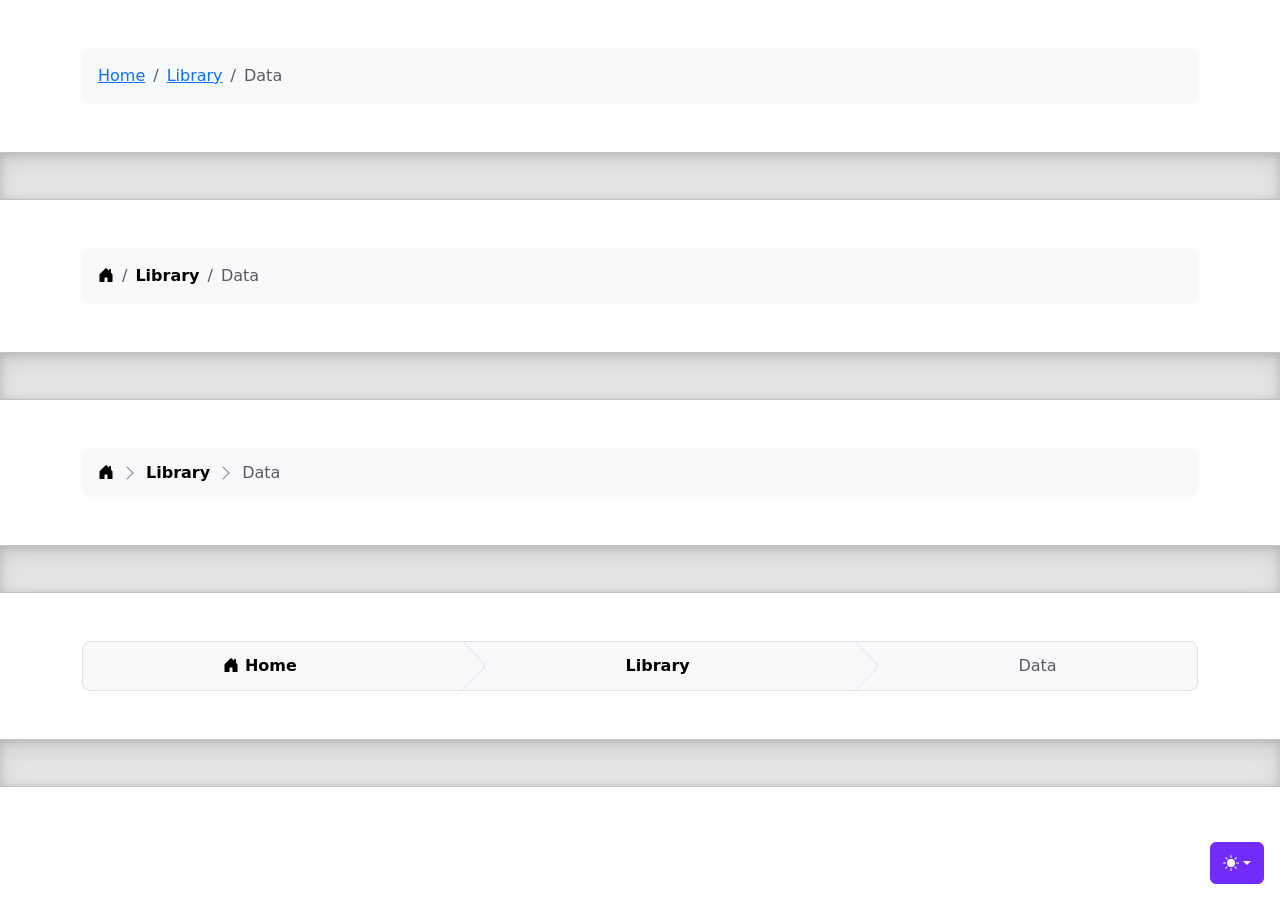
<file: bootstrap/breadcrumbs/index.html>
<!doctype html>
<html lang="en" data-bs-theme="auto">
  <head>
    <meta charset="utf-8" />
    <meta name="viewport" content="width=device-width, initial-scale=1" />
    <meta name="description" content="" />
    <meta
      name="author"
      content="Mark Otto, Jacob Thornton, and Bootstrap contributors"
    />
    <meta name="generator" content="Astro v5.13.2" />
    <title>Breadcrumbs · Bootstrap v5.3</title>
    <link
      rel="canonical"
      href="https://getbootstrap.com/docs/5.3/examples/breadcrumbs/"
    />
    <script src="../assets/js/color-modes.js"></script>
    <link href="../assets/dist/css/bootstrap.min.css" rel="stylesheet" />
    <meta name="theme-color" content="#712cf9" />
    <link href="breadcrumbs.css" rel="stylesheet" />
    <style>
      .bd-placeholder-img {
        font-size: 1.125rem;
        text-anchor: middle;
        -webkit-user-select: none;
        -moz-user-select: none;
        user-select: none;
      }
      @media (min-width: 768px) {
        .bd-placeholder-img-lg {
          font-size: 3.5rem;
        }
      }
      .b-example-divider {
        width: 100%;
        height: 3rem;
        background-color: #0000001a;
        border: solid rgba(0, 0, 0, 0.15);
        border-width: 1px 0;
        box-shadow:
          inset 0 0.5em 1.5em #0000001a,
          inset 0 0.125em 0.5em #00000026;
      }
      .b-example-vr {
        flex-shrink: 0;
        width: 1.5rem;
        height: 100vh;
      }
      .bi {
        vertical-align: -0.125em;
        fill: currentColor;
      }
      .nav-scroller {
        position: relative;
        z-index: 2;
        height: 2.75rem;
        overflow-y: hidden;
      }
      .nav-scroller .nav {
        display: flex;
        flex-wrap: nowrap;
        padding-bottom: 1rem;
        margin-top: -1px;
        overflow-x: auto;
        text-align: center;
        white-space: nowrap;
        -webkit-overflow-scrolling: touch;
      }
      .btn-bd-primary {
        --bd-violet-bg: #712cf9;
        --bd-violet-rgb: 112.520718, 44.062154, 249.437846;
        --bs-btn-font-weight: 600;
        --bs-btn-color: var(--bs-white);
        --bs-btn-bg: var(--bd-violet-bg);
        --bs-btn-border-color: var(--bd-violet-bg);
        --bs-btn-hover-color: var(--bs-white);
        --bs-btn-hover-bg: #6528e0;
        --bs-btn-hover-border-color: #6528e0;
        --bs-btn-focus-shadow-rgb: var(--bd-violet-rgb);
        --bs-btn-active-color: var(--bs-btn-hover-color);
        --bs-btn-active-bg: #5a23c8;
        --bs-btn-active-border-color: #5a23c8;
      }
      .bd-mode-toggle {
        z-index: 1500;
      }
      .bd-mode-toggle .bi {
        width: 1em;
        height: 1em;
      }
      .bd-mode-toggle .dropdown-menu .active .bi {
        display: block !important;
      }
    </style>
  </head>
  <body>
    <svg xmlns="http://www.w3.org/2000/svg" class="d-none">
      <symbol id="check2" viewBox="0 0 16 16">
        <path
          d="M13.854 3.646a.5.5 0 0 1 0 .708l-7 7a.5.5 0 0 1-.708 0l-3.5-3.5a.5.5 0 1 1 .708-.708L6.5 10.293l6.646-6.647a.5.5 0 0 1 .708 0z"
        ></path>
      </symbol>
      <symbol id="circle-half" viewBox="0 0 16 16">
        <path
          d="M8 15A7 7 0 1 0 8 1v14zm0 1A8 8 0 1 1 8 0a8 8 0 0 1 0 16z"
        ></path>
      </symbol>
      <symbol id="moon-stars-fill" viewBox="0 0 16 16">
        <path
          d="M6 .278a.768.768 0 0 1 .08.858 7.208 7.208 0 0 0-.878 3.46c0 4.021 3.278 7.277 7.318 7.277.527 0 1.04-.055 1.533-.16a.787.787 0 0 1 .81.316.733.733 0 0 1-.031.893A8.349 8.349 0 0 1 8.344 16C3.734 16 0 12.286 0 7.71 0 4.266 2.114 1.312 5.124.06A.752.752 0 0 1 6 .278z"
        ></path>
        <path
          d="M10.794 3.148a.217.217 0 0 1 .412 0l.387 1.162c.173.518.579.924 1.097 1.097l1.162.387a.217.217 0 0 1 0 .412l-1.162.387a1.734 1.734 0 0 0-1.097 1.097l-.387 1.162a.217.217 0 0 1-.412 0l-.387-1.162A1.734 1.734 0 0 0 9.31 6.593l-1.162-.387a.217.217 0 0 1 0-.412l1.162-.387a1.734 1.734 0 0 0 1.097-1.097l.387-1.162zM13.863.099a.145.145 0 0 1 .274 0l.258.774c.115.346.386.617.732.732l.774.258a.145.145 0 0 1 0 .274l-.774.258a1.156 1.156 0 0 0-.732.732l-.258.774a.145.145 0 0 1-.274 0l-.258-.774a1.156 1.156 0 0 0-.732-.732l-.774-.258a.145.145 0 0 1 0-.274l.774-.258c.346-.115.617-.386.732-.732L13.863.1z"
        ></path>
      </symbol>
      <symbol id="sun-fill" viewBox="0 0 16 16">
        <path
          d="M8 12a4 4 0 1 0 0-8 4 4 0 0 0 0 8zM8 0a.5.5 0 0 1 .5.5v2a.5.5 0 0 1-1 0v-2A.5.5 0 0 1 8 0zm0 13a.5.5 0 0 1 .5.5v2a.5.5 0 0 1-1 0v-2A.5.5 0 0 1 8 13zm8-5a.5.5 0 0 1-.5.5h-2a.5.5 0 0 1 0-1h2a.5.5 0 0 1 .5.5zM3 8a.5.5 0 0 1-.5.5h-2a.5.5 0 0 1 0-1h2A.5.5 0 0 1 3 8zm10.657-5.657a.5.5 0 0 1 0 .707l-1.414 1.415a.5.5 0 1 1-.707-.708l1.414-1.414a.5.5 0 0 1 .707 0zm-9.193 9.193a.5.5 0 0 1 0 .707L3.05 13.657a.5.5 0 0 1-.707-.707l1.414-1.414a.5.5 0 0 1 .707 0zm9.193 2.121a.5.5 0 0 1-.707 0l-1.414-1.414a.5.5 0 0 1 .707-.707l1.414 1.414a.5.5 0 0 1 0 .707zM4.464 4.465a.5.5 0 0 1-.707 0L2.343 3.05a.5.5 0 1 1 .707-.707l1.414 1.414a.5.5 0 0 1 0 .708z"
        ></path>
      </symbol>
    </svg>
    <div
      class="dropdown position-fixed bottom-0 end-0 mb-3 me-3 bd-mode-toggle"
    >
      <button
        class="btn btn-bd-primary py-2 dropdown-toggle d-flex align-items-center"
        id="bd-theme"
        type="button"
        aria-expanded="false"
        data-bs-toggle="dropdown"
        aria-label="Toggle theme (auto)"
      >
        <svg class="bi my-1 theme-icon-active" aria-hidden="true">
          <use href="#circle-half"></use>
        </svg>
        <span class="visually-hidden" id="bd-theme-text">Toggle theme</span>
      </button>
      <ul
        class="dropdown-menu dropdown-menu-end shadow"
        aria-labelledby="bd-theme-text"
      >
        <li>
          <button
            type="button"
            class="dropdown-item d-flex align-items-center"
            data-bs-theme-value="light"
            aria-pressed="false"
          >
            <svg class="bi me-2 opacity-50" aria-hidden="true">
              <use href="#sun-fill"></use>
            </svg>
            Light
            <svg class="bi ms-auto d-none" aria-hidden="true">
              <use href="#check2"></use>
            </svg>
          </button>
        </li>
        <li>
          <button
            type="button"
            class="dropdown-item d-flex align-items-center"
            data-bs-theme-value="dark"
            aria-pressed="false"
          >
            <svg class="bi me-2 opacity-50" aria-hidden="true">
              <use href="#moon-stars-fill"></use>
            </svg>
            Dark
            <svg class="bi ms-auto d-none" aria-hidden="true">
              <use href="#check2"></use>
            </svg>
          </button>
        </li>
        <li>
          <button
            type="button"
            class="dropdown-item d-flex align-items-center active"
            data-bs-theme-value="auto"
            aria-pressed="true"
          >
            <svg class="bi me-2 opacity-50" aria-hidden="true">
              <use href="#circle-half"></use>
            </svg>
            Auto
            <svg class="bi ms-auto d-none" aria-hidden="true">
              <use href="#check2"></use>
            </svg>
          </button>
        </li>
      </ul>
    </div>
    <svg xmlns="http://www.w3.org/2000/svg" class="d-none">
      <symbol id="house-door-fill" viewBox="0 0 16 16">
        <path
          d="M6.5 14.5v-3.505c0-.245.25-.495.5-.495h2c.25 0 .5.25.5.5v3.5a.5.5 0 0 0 .5.5h4a.5.5 0 0 0 .5-.5v-7a.5.5 0 0 0-.146-.354L13 5.793V2.5a.5.5 0 0 0-.5-.5h-1a.5.5 0 0 0-.5.5v1.293L8.354 1.146a.5.5 0 0 0-.708 0l-6 6A.5.5 0 0 0 1.5 7.5v7a.5.5 0 0 0 .5.5h4a.5.5 0 0 0 .5-.5z"
        ></path>
      </symbol>
    </svg>
    <div class="container my-5">
      <nav aria-label="breadcrumb">
        <ol class="breadcrumb p-3 bg-body-tertiary rounded-3">
          <li class="breadcrumb-item"><a href="#">Home</a></li>
          <li class="breadcrumb-item"><a href="#">Library</a></li>
          <li class="breadcrumb-item active" aria-current="page">Data</li>
        </ol>
      </nav>
    </div>
    <div class="b-example-divider"></div>
    <div class="container my-5">
      <nav aria-label="breadcrumb">
        <ol class="breadcrumb p-3 bg-body-tertiary rounded-3">
          <li class="breadcrumb-item">
            <a class="link-body-emphasis" href="#">
              <svg class="bi" width="16" height="16" aria-hidden="true">
                <use xlink:href="#house-door-fill"></use>
              </svg>
              <span class="visually-hidden">Home</span>
            </a>
          </li>
          <li class="breadcrumb-item">
            <a
              class="link-body-emphasis fw-semibold text-decoration-none"
              href="#"
              >Library</a
            >
          </li>
          <li class="breadcrumb-item active" aria-current="page">Data</li>
        </ol>
      </nav>
    </div>
    <div class="b-example-divider"></div>
    <div class="container my-5">
      <nav aria-label="breadcrumb">
        <ol
          class="breadcrumb breadcrumb-chevron p-3 bg-body-tertiary rounded-3"
        >
          <li class="breadcrumb-item">
            <a class="link-body-emphasis" href="#">
              <svg class="bi" width="16" height="16" aria-hidden="true">
                <use xlink:href="#house-door-fill"></use>
              </svg>
              <span class="visually-hidden">Home</span>
            </a>
          </li>
          <li class="breadcrumb-item">
            <a
              class="link-body-emphasis fw-semibold text-decoration-none"
              href="#"
              >Library</a
            >
          </li>
          <li class="breadcrumb-item active" aria-current="page">Data</li>
        </ol>
      </nav>
    </div>
    <div class="b-example-divider"></div>
    <div class="container my-5">
      <nav aria-label="breadcrumb">
        <ol
          class="breadcrumb breadcrumb-custom overflow-hidden text-center bg-body-tertiary border rounded-3"
        >
          <li class="breadcrumb-item">
            <a
              class="link-body-emphasis fw-semibold text-decoration-none"
              href="#"
            >
              <svg class="bi" width="16" height="16" aria-hidden="true">
                <use xlink:href="#house-door-fill"></use>
              </svg>
              Home
            </a>
          </li>
          <li class="breadcrumb-item">
            <a
              class="link-body-emphasis fw-semibold text-decoration-none"
              href="#"
              >Library</a
            >
          </li>
          <li class="breadcrumb-item active" aria-current="page">Data</li>
        </ol>
      </nav>
    </div>
    <div class="b-example-divider"></div>
    <script
      src="../assets/dist/js/bootstrap.bundle.min.js"
      class="astro-vvvwv3sm"
    ></script>
  </body>
</html>
</file>
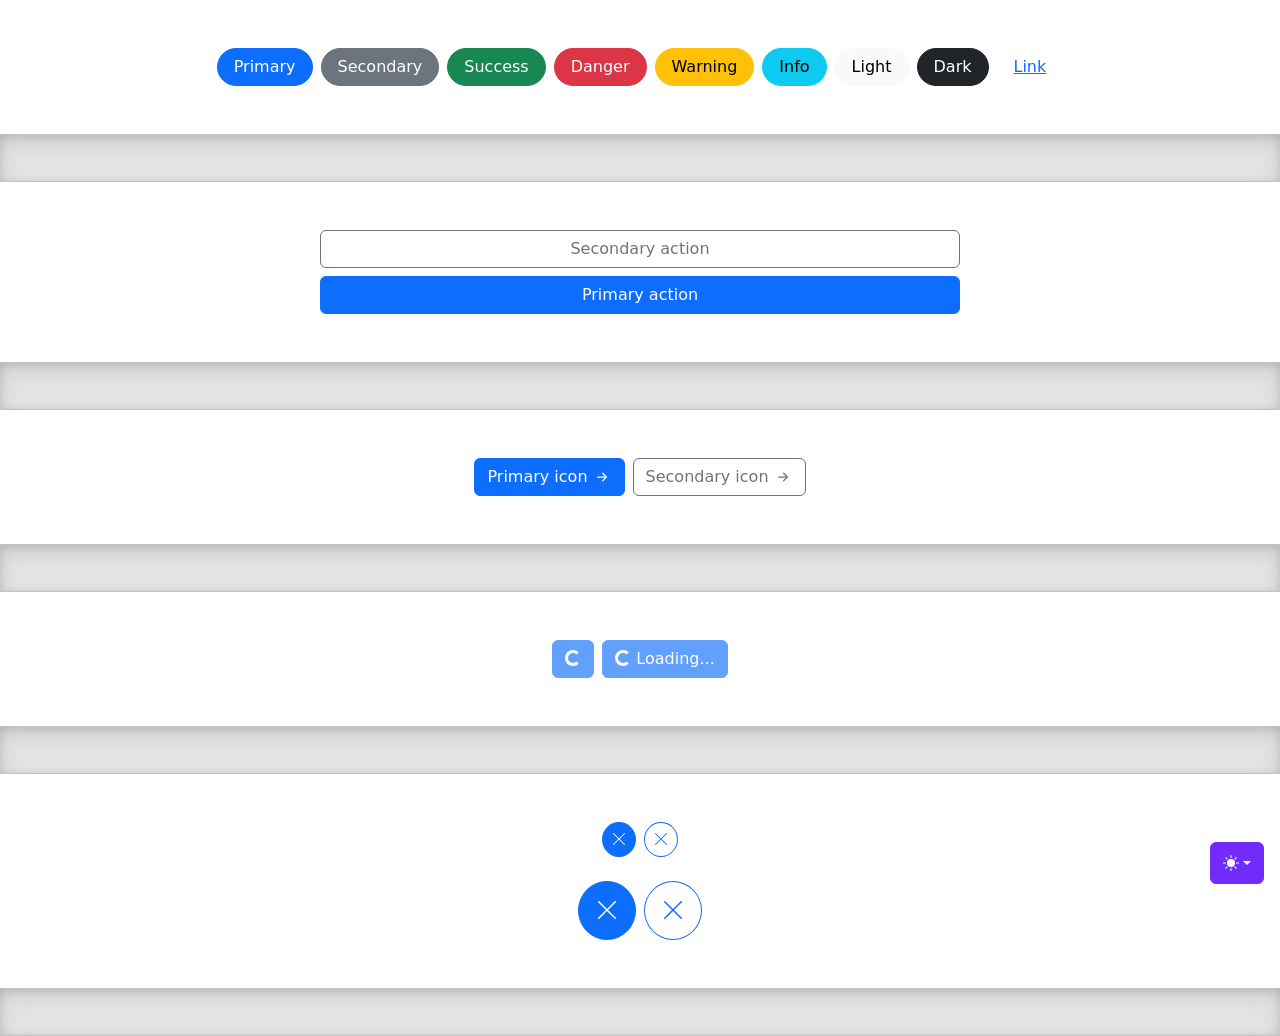
<file: bootstrap/buttons/index.html>
<!doctype html>
<html lang="en" data-bs-theme="auto">
  <head>
    <meta charset="utf-8" />
    <meta name="viewport" content="width=device-width, initial-scale=1" />
    <meta name="description" content="" />
    <meta
      name="author"
      content="Mark Otto, Jacob Thornton, and Bootstrap contributors"
    />
    <meta name="generator" content="Astro v5.13.2" />
    <title>Buttons · Bootstrap v5.3</title>
    <link
      rel="canonical"
      href="https://getbootstrap.com/docs/5.3/examples/buttons/"
    />
    <script src="../assets/js/color-modes.js"></script>
    <link href="../assets/dist/css/bootstrap.min.css" rel="stylesheet" />
    <meta name="theme-color" content="#712cf9" />
    <style>
      .bd-placeholder-img {
        font-size: 1.125rem;
        text-anchor: middle;
        -webkit-user-select: none;
        -moz-user-select: none;
        user-select: none;
      }
      @media (min-width: 768px) {
        .bd-placeholder-img-lg {
          font-size: 3.5rem;
        }
      }
      .b-example-divider {
        width: 100%;
        height: 3rem;
        background-color: #0000001a;
        border: solid rgba(0, 0, 0, 0.15);
        border-width: 1px 0;
        box-shadow:
          inset 0 0.5em 1.5em #0000001a,
          inset 0 0.125em 0.5em #00000026;
      }
      .b-example-vr {
        flex-shrink: 0;
        width: 1.5rem;
        height: 100vh;
      }
      .bi {
        vertical-align: -0.125em;
        fill: currentColor;
      }
      .nav-scroller {
        position: relative;
        z-index: 2;
        height: 2.75rem;
        overflow-y: hidden;
      }
      .nav-scroller .nav {
        display: flex;
        flex-wrap: nowrap;
        padding-bottom: 1rem;
        margin-top: -1px;
        overflow-x: auto;
        text-align: center;
        white-space: nowrap;
        -webkit-overflow-scrolling: touch;
      }
      .btn-bd-primary {
        --bd-violet-bg: #712cf9;
        --bd-violet-rgb: 112.520718, 44.062154, 249.437846;
        --bs-btn-font-weight: 600;
        --bs-btn-color: var(--bs-white);
        --bs-btn-bg: var(--bd-violet-bg);
        --bs-btn-border-color: var(--bd-violet-bg);
        --bs-btn-hover-color: var(--bs-white);
        --bs-btn-hover-bg: #6528e0;
        --bs-btn-hover-border-color: #6528e0;
        --bs-btn-focus-shadow-rgb: var(--bd-violet-rgb);
        --bs-btn-active-color: var(--bs-btn-hover-color);
        --bs-btn-active-bg: #5a23c8;
        --bs-btn-active-border-color: #5a23c8;
      }
      .bd-mode-toggle {
        z-index: 1500;
      }
      .bd-mode-toggle .bi {
        width: 1em;
        height: 1em;
      }
      .bd-mode-toggle .dropdown-menu .active .bi {
        display: block !important;
      }
    </style>
  </head>
  <body>
    <svg xmlns="http://www.w3.org/2000/svg" class="d-none">
      <symbol id="check2" viewBox="0 0 16 16">
        <path
          d="M13.854 3.646a.5.5 0 0 1 0 .708l-7 7a.5.5 0 0 1-.708 0l-3.5-3.5a.5.5 0 1 1 .708-.708L6.5 10.293l6.646-6.647a.5.5 0 0 1 .708 0z"
        ></path>
      </symbol>
      <symbol id="circle-half" viewBox="0 0 16 16">
        <path
          d="M8 15A7 7 0 1 0 8 1v14zm0 1A8 8 0 1 1 8 0a8 8 0 0 1 0 16z"
        ></path>
      </symbol>
      <symbol id="moon-stars-fill" viewBox="0 0 16 16">
        <path
          d="M6 .278a.768.768 0 0 1 .08.858 7.208 7.208 0 0 0-.878 3.46c0 4.021 3.278 7.277 7.318 7.277.527 0 1.04-.055 1.533-.16a.787.787 0 0 1 .81.316.733.733 0 0 1-.031.893A8.349 8.349 0 0 1 8.344 16C3.734 16 0 12.286 0 7.71 0 4.266 2.114 1.312 5.124.06A.752.752 0 0 1 6 .278z"
        ></path>
        <path
          d="M10.794 3.148a.217.217 0 0 1 .412 0l.387 1.162c.173.518.579.924 1.097 1.097l1.162.387a.217.217 0 0 1 0 .412l-1.162.387a1.734 1.734 0 0 0-1.097 1.097l-.387 1.162a.217.217 0 0 1-.412 0l-.387-1.162A1.734 1.734 0 0 0 9.31 6.593l-1.162-.387a.217.217 0 0 1 0-.412l1.162-.387a1.734 1.734 0 0 0 1.097-1.097l.387-1.162zM13.863.099a.145.145 0 0 1 .274 0l.258.774c.115.346.386.617.732.732l.774.258a.145.145 0 0 1 0 .274l-.774.258a1.156 1.156 0 0 0-.732.732l-.258.774a.145.145 0 0 1-.274 0l-.258-.774a1.156 1.156 0 0 0-.732-.732l-.774-.258a.145.145 0 0 1 0-.274l.774-.258c.346-.115.617-.386.732-.732L13.863.1z"
        ></path>
      </symbol>
      <symbol id="sun-fill" viewBox="0 0 16 16">
        <path
          d="M8 12a4 4 0 1 0 0-8 4 4 0 0 0 0 8zM8 0a.5.5 0 0 1 .5.5v2a.5.5 0 0 1-1 0v-2A.5.5 0 0 1 8 0zm0 13a.5.5 0 0 1 .5.5v2a.5.5 0 0 1-1 0v-2A.5.5 0 0 1 8 13zm8-5a.5.5 0 0 1-.5.5h-2a.5.5 0 0 1 0-1h2a.5.5 0 0 1 .5.5zM3 8a.5.5 0 0 1-.5.5h-2a.5.5 0 0 1 0-1h2A.5.5 0 0 1 3 8zm10.657-5.657a.5.5 0 0 1 0 .707l-1.414 1.415a.5.5 0 1 1-.707-.708l1.414-1.414a.5.5 0 0 1 .707 0zm-9.193 9.193a.5.5 0 0 1 0 .707L3.05 13.657a.5.5 0 0 1-.707-.707l1.414-1.414a.5.5 0 0 1 .707 0zm9.193 2.121a.5.5 0 0 1-.707 0l-1.414-1.414a.5.5 0 0 1 .707-.707l1.414 1.414a.5.5 0 0 1 0 .707zM4.464 4.465a.5.5 0 0 1-.707 0L2.343 3.05a.5.5 0 1 1 .707-.707l1.414 1.414a.5.5 0 0 1 0 .708z"
        ></path>
      </symbol>
    </svg>
    <div
      class="dropdown position-fixed bottom-0 end-0 mb-3 me-3 bd-mode-toggle"
    >
      <button
        class="btn btn-bd-primary py-2 dropdown-toggle d-flex align-items-center"
        id="bd-theme"
        type="button"
        aria-expanded="false"
        data-bs-toggle="dropdown"
        aria-label="Toggle theme (auto)"
      >
        <svg class="bi my-1 theme-icon-active" aria-hidden="true">
          <use href="#circle-half"></use>
        </svg>
        <span class="visually-hidden" id="bd-theme-text">Toggle theme</span>
      </button>
      <ul
        class="dropdown-menu dropdown-menu-end shadow"
        aria-labelledby="bd-theme-text"
      >
        <li>
          <button
            type="button"
            class="dropdown-item d-flex align-items-center"
            data-bs-theme-value="light"
            aria-pressed="false"
          >
            <svg class="bi me-2 opacity-50" aria-hidden="true">
              <use href="#sun-fill"></use>
            </svg>
            Light
            <svg class="bi ms-auto d-none" aria-hidden="true">
              <use href="#check2"></use>
            </svg>
          </button>
        </li>
        <li>
          <button
            type="button"
            class="dropdown-item d-flex align-items-center"
            data-bs-theme-value="dark"
            aria-pressed="false"
          >
            <svg class="bi me-2 opacity-50" aria-hidden="true">
              <use href="#moon-stars-fill"></use>
            </svg>
            Dark
            <svg class="bi ms-auto d-none" aria-hidden="true">
              <use href="#check2"></use>
            </svg>
          </button>
        </li>
        <li>
          <button
            type="button"
            class="dropdown-item d-flex align-items-center active"
            data-bs-theme-value="auto"
            aria-pressed="true"
          >
            <svg class="bi me-2 opacity-50" aria-hidden="true">
              <use href="#circle-half"></use>
            </svg>
            Auto
            <svg class="bi ms-auto d-none" aria-hidden="true">
              <use href="#check2"></use>
            </svg>
          </button>
        </li>
      </ul>
    </div>
    <svg xmlns="http://www.w3.org/2000/svg" class="d-none">
      <symbol id="arrow-right-short" viewBox="0 0 16 16">
        <path
          fill-rule="evenodd"
          d="M4 8a.5.5 0 0 1 .5-.5h5.793L8.146 5.354a.5.5 0 1 1 .708-.708l3 3a.5.5 0 0 1 0 .708l-3 3a.5.5 0 0 1-.708-.708L10.293 8.5H4.5A.5.5 0 0 1 4 8z"
        ></path>
      </symbol>
      <symbol id="x-lg" viewBox="0 0 16 16">
        <path
          fill-rule="evenodd"
          d="M13.854 2.146a.5.5 0 0 1 0 .708l-11 11a.5.5 0 0 1-.708-.708l11-11a.5.5 0 0 1 .708 0Z"
        ></path>
        <path
          fill-rule="evenodd"
          d="M2.146 2.146a.5.5 0 0 0 0 .708l11 11a.5.5 0 0 0 .708-.708l-11-11a.5.5 0 0 0-.708 0Z"
        ></path>
      </symbol>
    </svg>
    <div class="d-flex gap-2 justify-content-center py-5">
      <button class="btn btn-primary rounded-pill px-3" type="button">
        Primary
      </button>
      <button class="btn btn-secondary rounded-pill px-3" type="button">
        Secondary
      </button>
      <button class="btn btn-success rounded-pill px-3" type="button">
        Success
      </button>
      <button class="btn btn-danger rounded-pill px-3" type="button">
        Danger
      </button>
      <button class="btn btn-warning rounded-pill px-3" type="button">
        Warning
      </button>
      <button class="btn btn-info rounded-pill px-3" type="button">Info</button>
      <button class="btn btn-light rounded-pill px-3" type="button">
        Light
      </button>
      <button class="btn btn-dark rounded-pill px-3" type="button">Dark</button>
      <button class="btn btn-link rounded-pill px-3" type="button">Link</button>
    </div>
    <div class="b-example-divider"></div>
    <div class="col-lg-6 col-xxl-4 my-5 mx-auto">
      <div class="d-grid gap-2">
        <button class="btn btn-outline-secondary" type="button">
          Secondary action
        </button>
        <button class="btn btn-primary" type="button">Primary action</button>
      </div>
    </div>
    <div class="b-example-divider"></div>
    <div class="d-flex gap-2 justify-content-center py-5">
      <button
        class="btn btn-primary d-inline-flex align-items-center"
        type="button"
      >
        Primary icon
        <svg class="bi ms-1" width="20" height="20" aria-hidden="true">
          <use xlink:href="#arrow-right-short"></use>
        </svg>
      </button>
      <button
        class="btn btn-outline-secondary d-inline-flex align-items-center"
        type="button"
      >
        Secondary icon
        <svg class="bi ms-1" width="20" height="20" aria-hidden="true">
          <use xlink:href="#arrow-right-short"></use>
        </svg>
      </button>
    </div>
    <div class="b-example-divider"></div>
    <div class="d-flex gap-2 justify-content-center py-5">
      <button class="btn btn-primary" type="button" disabled>
        <span
          class="spinner-border spinner-border-sm"
          aria-hidden="true"
        ></span>
        <span class="visually-hidden" role="status">Loading...</span>
      </button>
      <button class="btn btn-primary" type="button" disabled>
        <span
          class="spinner-border spinner-border-sm"
          aria-hidden="true"
        ></span>
        <span role="status">Loading...</span>
      </button>
    </div>
    <div class="b-example-divider"></div>
    <div class="d-flex gap-2 justify-content-center pt-5 pb-4">
      <button class="btn btn-primary rounded-circle p-2 lh-1" type="button">
        <svg class="bi" width="16" height="16" aria-hidden="true">
          <use xlink:href="#x-lg"></use>
        </svg>
        <span class="visually-hidden">Dismiss</span>
      </button>
      <button
        class="btn btn-outline-primary rounded-circle p-2 lh-1"
        type="button"
      >
        <svg class="bi" width="16" height="16" aria-hidden="true">
          <use xlink:href="#x-lg"></use>
        </svg>
        <span class="visually-hidden">Dismiss</span>
      </button>
    </div>
    <div class="d-flex gap-2 justify-content-center pb-5">
      <button class="btn btn-primary rounded-circle p-3 lh-1" type="button">
        <svg class="bi" width="24" height="24" aria-hidden="true">
          <use xlink:href="#x-lg"></use>
        </svg>
        <span class="visually-hidden">Dismiss</span>
      </button>
      <button
        class="btn btn-outline-primary rounded-circle p-3 lh-1"
        type="button"
      >
        <svg class="bi" width="24" height="24" aria-hidden="true">
          <use xlink:href="#x-lg"></use>
        </svg>
        <span class="visually-hidden">Dismiss</span>
      </button>
    </div>
    <div class="b-example-divider"></div>
    <script
      src="../assets/dist/js/bootstrap.bundle.min.js"
      class="astro-vvvwv3sm"
    ></script>
  </body>
</html>
</file>
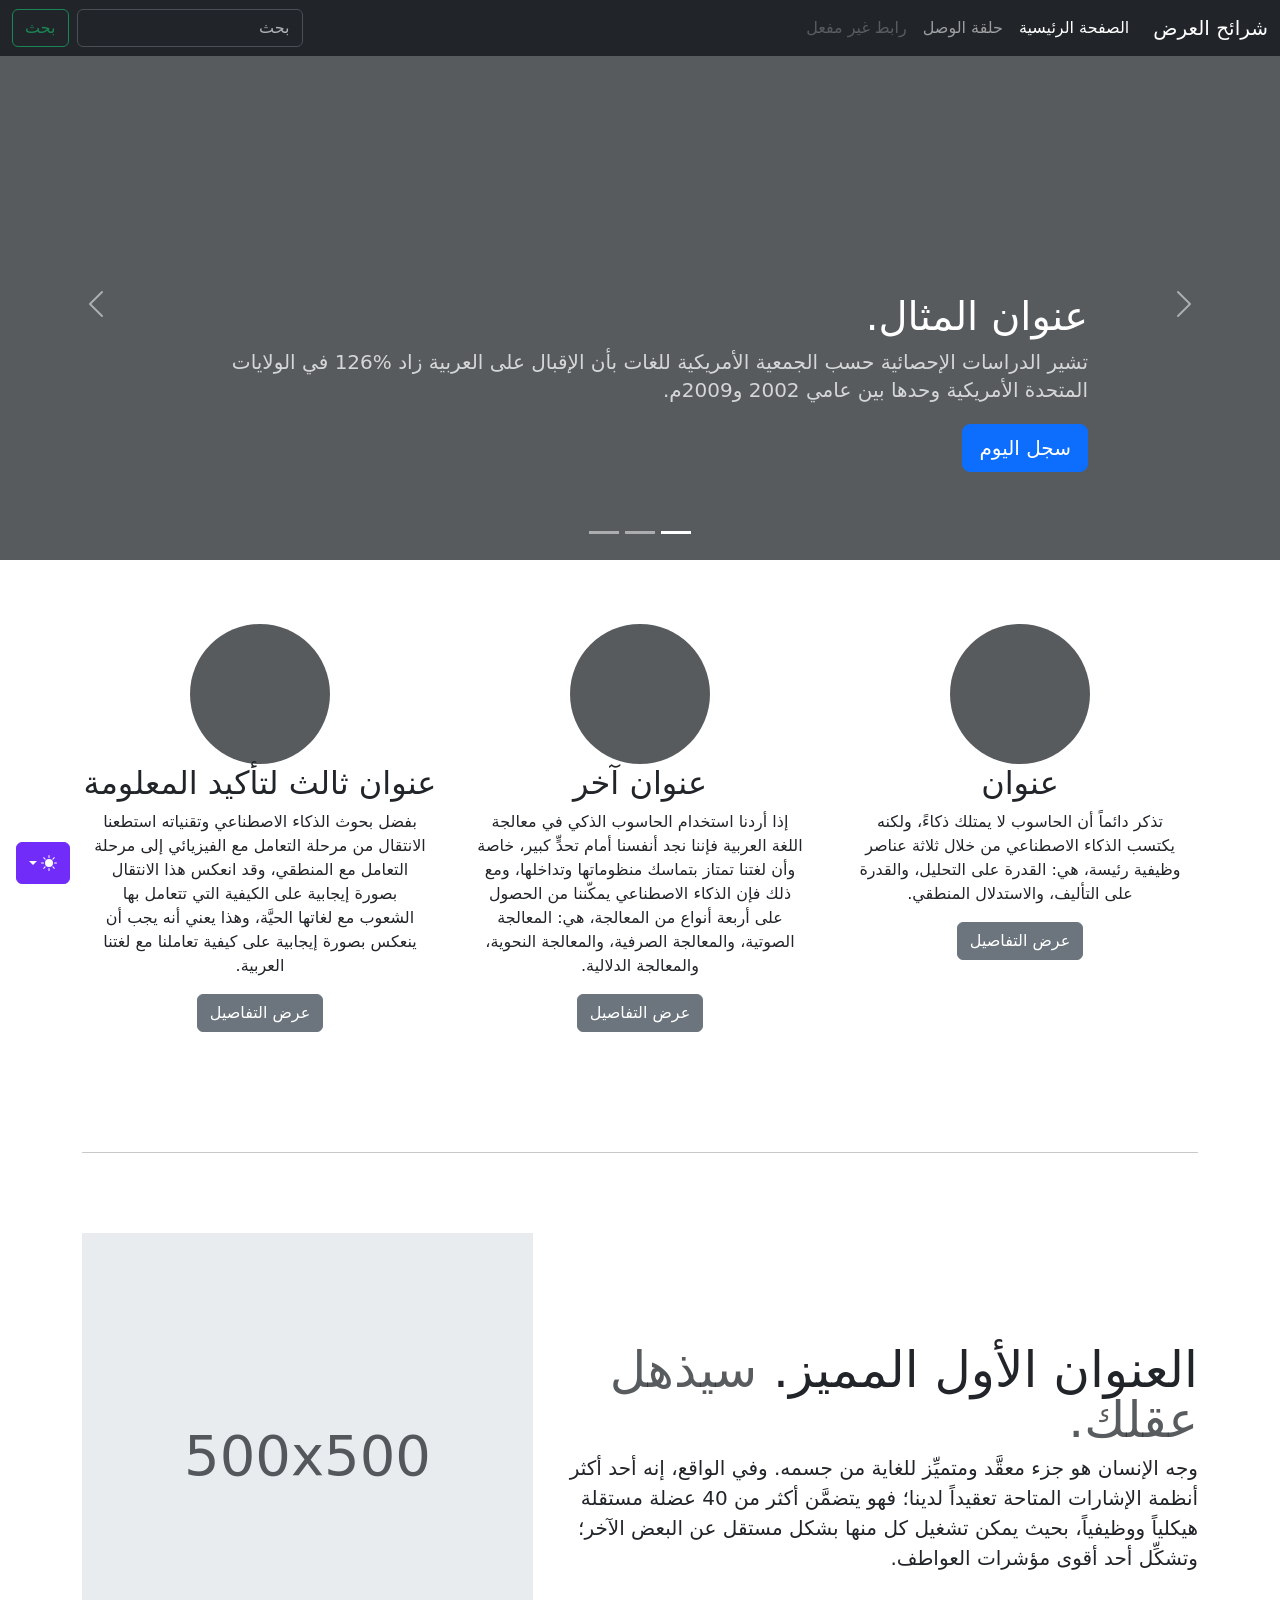
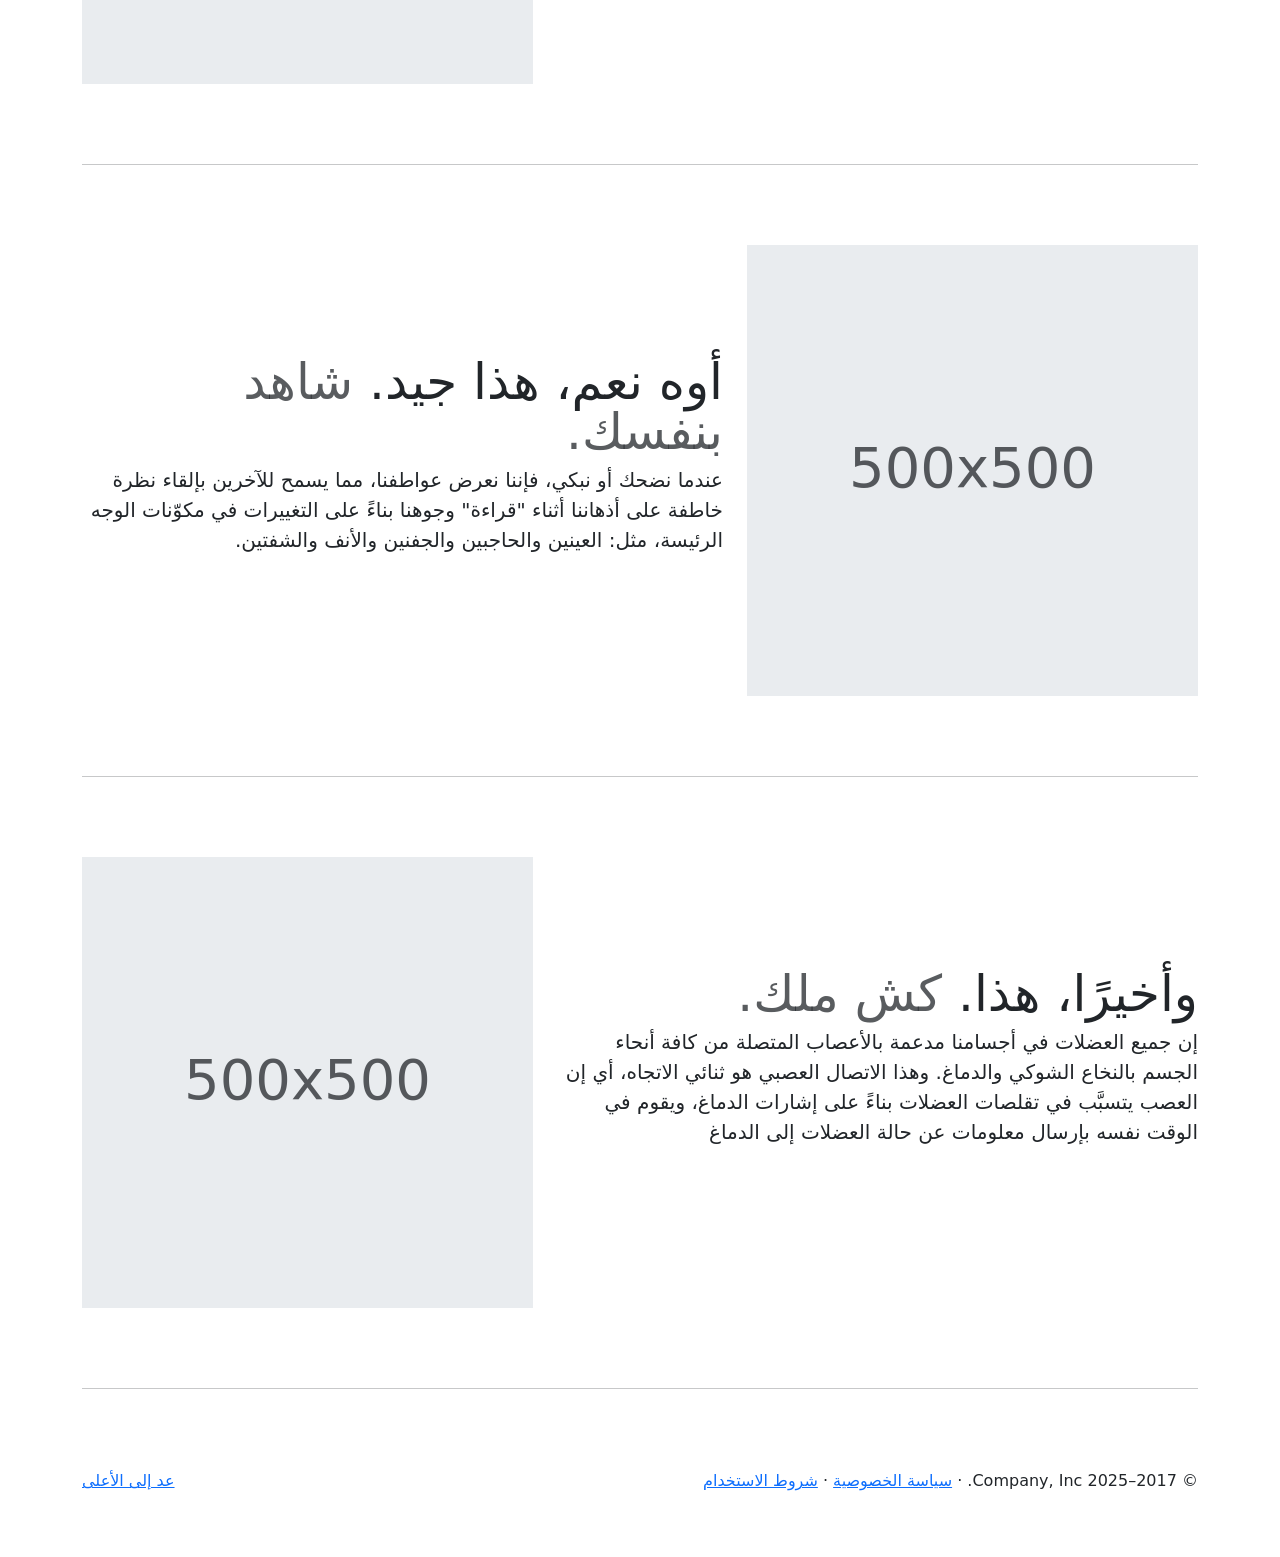
<file: bootstrap/carousel-rtl/index.html>
<!doctype html>
<html lang="ar" dir="rtl" data-bs-theme="auto">
  <head>
    <meta charset="utf-8" />
    <meta name="viewport" content="width=device-width, initial-scale=1" />
    <meta name="description" content="" />
    <meta
      name="author"
      content="Mark Otto, Jacob Thornton, and Bootstrap contributors"
    />
    <meta name="generator" content="Astro v5.13.2" />
    <title>قالب شرائح العرض · Bootstrap v5.3</title>
    <link
      rel="canonical"
      href="https://getbootstrap.com/docs/5.3/examples/carousel-rtl/"
    />
    <script src="../assets/js/color-modes.js"></script>
    <link href="../assets/dist/css/bootstrap.rtl.min.css" rel="stylesheet" />
    <meta name="theme-color" content="#712cf9" />
    <link href="../carousel/carousel.rtl.css" rel="stylesheet" />
    <style>
      .bd-placeholder-img {
        font-size: 1.125rem;
        text-anchor: middle;
        -webkit-user-select: none;
        -moz-user-select: none;
        user-select: none;
      }
      @media (min-width: 768px) {
        .bd-placeholder-img-lg {
          font-size: 3.5rem;
        }
      }
      .b-example-divider {
        width: 100%;
        height: 3rem;
        background-color: #0000001a;
        border: solid rgba(0, 0, 0, 0.15);
        border-width: 1px 0;
        box-shadow:
          inset 0 0.5em 1.5em #0000001a,
          inset 0 0.125em 0.5em #00000026;
      }
      .b-example-vr {
        flex-shrink: 0;
        width: 1.5rem;
        height: 100vh;
      }
      .bi {
        vertical-align: -0.125em;
        fill: currentColor;
      }
      .nav-scroller {
        position: relative;
        z-index: 2;
        height: 2.75rem;
        overflow-y: hidden;
      }
      .nav-scroller .nav {
        display: flex;
        flex-wrap: nowrap;
        padding-bottom: 1rem;
        margin-top: -1px;
        overflow-x: auto;
        text-align: center;
        white-space: nowrap;
        -webkit-overflow-scrolling: touch;
      }
      .btn-bd-primary {
        --bd-violet-bg: #712cf9;
        --bd-violet-rgb: 112.520718, 44.062154, 249.437846;
        --bs-btn-font-weight: 600;
        --bs-btn-color: var(--bs-white);
        --bs-btn-bg: var(--bd-violet-bg);
        --bs-btn-border-color: var(--bd-violet-bg);
        --bs-btn-hover-color: var(--bs-white);
        --bs-btn-hover-bg: #6528e0;
        --bs-btn-hover-border-color: #6528e0;
        --bs-btn-focus-shadow-rgb: var(--bd-violet-rgb);
        --bs-btn-active-color: var(--bs-btn-hover-color);
        --bs-btn-active-bg: #5a23c8;
        --bs-btn-active-border-color: #5a23c8;
      }
      .bd-mode-toggle {
        z-index: 1500;
      }
      .bd-mode-toggle .bi {
        width: 1em;
        height: 1em;
      }
      .bd-mode-toggle .dropdown-menu .active .bi {
        display: block !important;
      }
    </style>
  </head>
  <body>
    <svg xmlns="http://www.w3.org/2000/svg" class="d-none">
      <symbol id="check2" viewBox="0 0 16 16">
        <path
          d="M13.854 3.646a.5.5 0 0 1 0 .708l-7 7a.5.5 0 0 1-.708 0l-3.5-3.5a.5.5 0 1 1 .708-.708L6.5 10.293l6.646-6.647a.5.5 0 0 1 .708 0z"
        ></path>
      </symbol>
      <symbol id="circle-half" viewBox="0 0 16 16">
        <path
          d="M8 15A7 7 0 1 0 8 1v14zm0 1A8 8 0 1 1 8 0a8 8 0 0 1 0 16z"
        ></path>
      </symbol>
      <symbol id="moon-stars-fill" viewBox="0 0 16 16">
        <path
          d="M6 .278a.768.768 0 0 1 .08.858 7.208 7.208 0 0 0-.878 3.46c0 4.021 3.278 7.277 7.318 7.277.527 0 1.04-.055 1.533-.16a.787.787 0 0 1 .81.316.733.733 0 0 1-.031.893A8.349 8.349 0 0 1 8.344 16C3.734 16 0 12.286 0 7.71 0 4.266 2.114 1.312 5.124.06A.752.752 0 0 1 6 .278z"
        ></path>
        <path
          d="M10.794 3.148a.217.217 0 0 1 .412 0l.387 1.162c.173.518.579.924 1.097 1.097l1.162.387a.217.217 0 0 1 0 .412l-1.162.387a1.734 1.734 0 0 0-1.097 1.097l-.387 1.162a.217.217 0 0 1-.412 0l-.387-1.162A1.734 1.734 0 0 0 9.31 6.593l-1.162-.387a.217.217 0 0 1 0-.412l1.162-.387a1.734 1.734 0 0 0 1.097-1.097l.387-1.162zM13.863.099a.145.145 0 0 1 .274 0l.258.774c.115.346.386.617.732.732l.774.258a.145.145 0 0 1 0 .274l-.774.258a1.156 1.156 0 0 0-.732.732l-.258.774a.145.145 0 0 1-.274 0l-.258-.774a1.156 1.156 0 0 0-.732-.732l-.774-.258a.145.145 0 0 1 0-.274l.774-.258c.346-.115.617-.386.732-.732L13.863.1z"
        ></path>
      </symbol>
      <symbol id="sun-fill" viewBox="0 0 16 16">
        <path
          d="M8 12a4 4 0 1 0 0-8 4 4 0 0 0 0 8zM8 0a.5.5 0 0 1 .5.5v2a.5.5 0 0 1-1 0v-2A.5.5 0 0 1 8 0zm0 13a.5.5 0 0 1 .5.5v2a.5.5 0 0 1-1 0v-2A.5.5 0 0 1 8 13zm8-5a.5.5 0 0 1-.5.5h-2a.5.5 0 0 1 0-1h2a.5.5 0 0 1 .5.5zM3 8a.5.5 0 0 1-.5.5h-2a.5.5 0 0 1 0-1h2A.5.5 0 0 1 3 8zm10.657-5.657a.5.5 0 0 1 0 .707l-1.414 1.415a.5.5 0 1 1-.707-.708l1.414-1.414a.5.5 0 0 1 .707 0zm-9.193 9.193a.5.5 0 0 1 0 .707L3.05 13.657a.5.5 0 0 1-.707-.707l1.414-1.414a.5.5 0 0 1 .707 0zm9.193 2.121a.5.5 0 0 1-.707 0l-1.414-1.414a.5.5 0 0 1 .707-.707l1.414 1.414a.5.5 0 0 1 0 .707zM4.464 4.465a.5.5 0 0 1-.707 0L2.343 3.05a.5.5 0 1 1 .707-.707l1.414 1.414a.5.5 0 0 1 0 .708z"
        ></path>
      </symbol>
    </svg>
    <div
      class="dropdown position-fixed bottom-0 end-0 mb-3 me-3 bd-mode-toggle"
    >
      <button
        class="btn btn-bd-primary py-2 dropdown-toggle d-flex align-items-center"
        id="bd-theme"
        type="button"
        aria-expanded="false"
        data-bs-toggle="dropdown"
        aria-label="Toggle theme (auto)"
      >
        <svg class="bi my-1 theme-icon-active" aria-hidden="true">
          <use href="#circle-half"></use>
        </svg>
        <span class="visually-hidden" id="bd-theme-text">Toggle theme</span>
      </button>
      <ul
        class="dropdown-menu dropdown-menu-end shadow"
        aria-labelledby="bd-theme-text"
      >
        <li>
          <button
            type="button"
            class="dropdown-item d-flex align-items-center"
            data-bs-theme-value="light"
            aria-pressed="false"
          >
            <svg class="bi me-2 opacity-50" aria-hidden="true">
              <use href="#sun-fill"></use>
            </svg>
            Light
            <svg class="bi ms-auto d-none" aria-hidden="true">
              <use href="#check2"></use>
            </svg>
          </button>
        </li>
        <li>
          <button
            type="button"
            class="dropdown-item d-flex align-items-center"
            data-bs-theme-value="dark"
            aria-pressed="false"
          >
            <svg class="bi me-2 opacity-50" aria-hidden="true">
              <use href="#moon-stars-fill"></use>
            </svg>
            Dark
            <svg class="bi ms-auto d-none" aria-hidden="true">
              <use href="#check2"></use>
            </svg>
          </button>
        </li>
        <li>
          <button
            type="button"
            class="dropdown-item d-flex align-items-center active"
            data-bs-theme-value="auto"
            aria-pressed="true"
          >
            <svg class="bi me-2 opacity-50" aria-hidden="true">
              <use href="#circle-half"></use>
            </svg>
            Auto
            <svg class="bi ms-auto d-none" aria-hidden="true">
              <use href="#check2"></use>
            </svg>
          </button>
        </li>
      </ul>
    </div>
    <header data-bs-theme="dark">
      <nav class="navbar navbar-expand-md navbar-dark fixed-top bg-dark">
        <div class="container-fluid">
          <a class="navbar-brand" href="#">شرائح العرض</a>
          <button
            class="navbar-toggler"
            type="button"
            data-bs-toggle="collapse"
            data-bs-target="#navbarCollapse"
            aria-controls="navbarCollapse"
            aria-expanded="false"
            aria-label="تبديل التنقل"
          >
            <span class="navbar-toggler-icon"></span>
          </button>
          <div class="collapse navbar-collapse" id="navbarCollapse">
            <ul class="navbar-nav me-auto mb-2 mb-md-0">
              <li class="nav-item">
                <a class="nav-link active" aria-current="page" href="#"
                  >الصفحة الرئيسية</a
                >
              </li>
              <li class="nav-item">
                <a class="nav-link" href="#">حلقة الوصل</a>
              </li>
              <li class="nav-item">
                <a class="nav-link disabled" aria-disabled="true"
                  >رابط غير مفعل</a
                >
              </li>
            </ul>
            <form class="d-flex" role="search">
              <input
                class="form-control me-2"
                type="search"
                placeholder="بحث"
                aria-label="بحث"
              />
              <button class="btn btn-outline-success" type="submit">بحث</button>
            </form>
          </div>
        </div>
      </nav>
    </header>
    <main>
      <div id="myCarousel" class="carousel slide mb-6" data-bs-ride="carousel">
        <div class="carousel-indicators">
          <button
            type="button"
            data-bs-target="#myCarousel"
            data-bs-slide-to="0"
            class="active"
            aria-current="true"
            aria-label="Slide 1"
          ></button>
          <button
            type="button"
            data-bs-target="#myCarousel"
            data-bs-slide-to="1"
            aria-label="Slide 2"
          ></button>
          <button
            type="button"
            data-bs-target="#myCarousel"
            data-bs-slide-to="2"
            aria-label="Slide 3"
          ></button>
        </div>
        <div class="carousel-inner">
          <div class="carousel-item active">
            <svg
              aria-hidden="true"
              class="bd-placeholder-img"
              height="100%"
              preserveAspectRatio="xMidYMid slice"
              width="100%"
              xmlns="http://www.w3.org/2000/svg"
            >
              <rect
                width="100%"
                height="100%"
                fill="var(--bs-secondary-color)"
              ></rect>
            </svg>
            <div class="container">
              <div class="carousel-caption text-start">
                <h1>عنوان المثال.</h1>
                <p class="opacity-75">
                  تشير الدراسات الإحصائية حسب الجمعية الأمريكية للغات بأن
                  الإقبال على العربية زاد %126 في الولايات المتحدة الأمريكية
                  وحدها بين عامي 2002 و2009م.
                </p>
                <p><a class="btn btn-lg btn-primary" href="#">سجل اليوم</a></p>
              </div>
            </div>
          </div>
          <div class="carousel-item">
            <svg
              aria-hidden="true"
              class="bd-placeholder-img"
              height="100%"
              preserveAspectRatio="xMidYMid slice"
              width="100%"
              xmlns="http://www.w3.org/2000/svg"
            >
              <rect
                width="100%"
                height="100%"
                fill="var(--bs-secondary-color)"
              ></rect>
            </svg>
            <div class="container">
              <div class="carousel-caption">
                <h1>عنوان مثال آخر.</h1>
                <p>
                  حسب المجلس الثقافي البريطاني فإن تعليم الإنجليزية داخل
                  بريطانيا يسهم في تعزيز اقتصادها بما يتجاوز ملياري جنيه سنوياً،
                  كما أنه وفر أكثر من 26 ألف وظيفة.
                </p>
                <p><a class="btn btn-lg btn-primary" href="#">أعرف أكثر</a></p>
              </div>
            </div>
          </div>
          <div class="carousel-item">
            <svg
              aria-hidden="true"
              class="bd-placeholder-img"
              height="100%"
              preserveAspectRatio="xMidYMid slice"
              width="100%"
              xmlns="http://www.w3.org/2000/svg"
            >
              <rect
                width="100%"
                height="100%"
                fill="var(--bs-secondary-color)"
              ></rect>
            </svg>
            <div class="container">
              <div class="carousel-caption text-end">
                <h1>واحد أكثر لقياس جيد.</h1>
                <p>
                  الإحصاءات لحجم الاستثمار اللغوي خارج بريطانيا تتفاوت من سنة
                  لأخرى إلا أن المدير التنفيذي للمجلس الثقافي البريطاني إدي
                  بايرز يرى أن استثمار تعليم الإنجليزية في الخارج لا يحسب على
                  المستوى المالي فحسب بل على المستوى السياسي أيضاً.
                </p>
                <p>
                  <a class="btn btn-lg btn-primary" href="#">تصفح المعرض</a>
                </p>
              </div>
            </div>
          </div>
        </div>
        <button
          class="carousel-control-prev"
          type="button"
          data-bs-target="#myCarousel"
          data-bs-slide="prev"
        >
          <span class="carousel-control-prev-icon" aria-hidden="true"></span>
          <span class="visually-hidden">السابق</span>
        </button>
        <button
          class="carousel-control-next"
          type="button"
          data-bs-target="#myCarousel"
          data-bs-slide="next"
        >
          <span class="carousel-control-next-icon" aria-hidden="true"></span>
          <span class="visually-hidden">التالي</span>
        </button>
      </div>
      <!-- Marketing messaging and featurettes
  ================================================== -->
      <!-- Wrap the rest of the page in another container to center all the content. -->
      <div class="container marketing">
        <!-- Three columns of text below the carousel -->
        <div class="row">
          <div class="col-lg-4">
            <svg
              aria-label="Placeholder"
              class="bd-placeholder-img rounded-circle"
              height="140"
              preserveAspectRatio="xMidYMid slice"
              role="img"
              width="140"
              xmlns="http://www.w3.org/2000/svg"
            >
              <title>Placeholder</title>
              <rect
                width="100%"
                height="100%"
                fill="var(--bs-secondary-color)"
              ></rect>
            </svg>
            <h2 class="fw-normal">عنوان</h2>
            <p>
              تذكر دائماً أن الحاسوب لا يمتلك ذكاءً، ولكنه يكتسب الذكاء
              الاصطناعي من خلال ثلاثة عناصر وظيفية رئيسة، هي: القدرة على
              التحليل، والقدرة على التأليف، والاستدلال المنطقي.
            </p>
            <p><a class="btn btn-secondary" href="#">عرض التفاصيل</a></p>
          </div>
          <!-- /.col-lg-4 -->
          <div class="col-lg-4">
            <svg
              aria-label="Placeholder"
              class="bd-placeholder-img rounded-circle"
              height="140"
              preserveAspectRatio="xMidYMid slice"
              role="img"
              width="140"
              xmlns="http://www.w3.org/2000/svg"
            >
              <title>Placeholder</title>
              <rect
                width="100%"
                height="100%"
                fill="var(--bs-secondary-color)"
              ></rect>
            </svg>
            <h2 class="fw-normal">عنوان آخر</h2>
            <p>
              إذا أردنا استخدام الحاسوب الذكي في معالجة اللغة العربية فإننا نجد
              أنفسنا أمام تحدٍّ كبير، خاصة وأن لغتنا تمتاز بتماسك منظوماتها
              وتداخلها، ومع ذلك فإن الذكاء الاصطناعي يمكّننا من الحصول على أربعة
              أنواع من المعالجة، هي: المعالجة الصوتية، والمعالجة الصرفية،
              والمعالجة النحوية، والمعالجة الدلالية.
            </p>
            <p><a class="btn btn-secondary" href="#">عرض التفاصيل</a></p>
          </div>
          <!-- /.col-lg-4 -->
          <div class="col-lg-4">
            <svg
              aria-label="Placeholder"
              class="bd-placeholder-img rounded-circle"
              height="140"
              preserveAspectRatio="xMidYMid slice"
              role="img"
              width="140"
              xmlns="http://www.w3.org/2000/svg"
            >
              <title>Placeholder</title>
              <rect
                width="100%"
                height="100%"
                fill="var(--bs-secondary-color)"
              ></rect>
            </svg>
            <h2 class="fw-normal">عنوان ثالث لتأكيد المعلومة</h2>
            <p>
              بفضل بحوث الذكاء الاصطناعي وتقنياته استطعنا الانتقال من مرحلة
              التعامل مع الفيزيائي إلى مرحلة التعامل مع المنطقي، وقد انعكس هذا
              الانتقال بصورة إيجابية على الكيفية التي تتعامل بها الشعوب مع
              لغاتها الحيَّة، وهذا يعني أنه يجب أن ينعكس بصورة إيجابية على كيفية
              تعاملنا مع لغتنا العربية.
            </p>
            <p><a class="btn btn-secondary" href="#">عرض التفاصيل</a></p>
          </div>
          <!-- /.col-lg-4 -->
        </div>
        <!-- /.row -->
        <!-- START THE FEATURETTES -->
        <hr class="featurette-divider" />
        <div class="row featurette">
          <div class="col-md-7">
            <h2 class="featurette-heading fw-normal lh-1">
              العنوان الأول المميز.
              <span class="text-body-secondary"> سيذهل عقلك. </span>
            </h2>
            <p class="lead">
              وجه الإنسان هو جزء معقَّد ومتميِّز للغاية من جسمه. وفي الواقع، إنه
              أحد أكثر أنظمة الإشارات المتاحة تعقيداً لدينا؛ فهو يتضمَّن أكثر من
              40 عضلة مستقلة هيكلياً ووظيفياً، بحيث يمكن تشغيل كل منها بشكل
              مستقل عن البعض الآخر؛ وتشكِّل أحد أقوى مؤشرات العواطف.
            </p>
          </div>
          <div class="col-md-5">
            <svg
              aria-label="Placeholder: 500x500"
              class="bd-placeholder-img bd-placeholder-img-lg featurette-image img-fluid mx-auto"
              height="500"
              preserveAspectRatio="xMidYMid slice"
              role="img"
              width="500"
              xmlns="http://www.w3.org/2000/svg"
            >
              <title>Placeholder</title>
              <rect
                width="100%"
                height="100%"
                fill="var(--bs-secondary-bg)"
              ></rect>
              <text x="50%" y="50%" fill="var(--bs-secondary-color)" dy=".3em">
                500x500
              </text>
            </svg>
          </div>
        </div>
        <hr class="featurette-divider" />
        <div class="row featurette">
          <div class="col-md-7 order-md-2">
            <h2 class="featurette-heading fw-normal lh-1">
              أوه نعم، هذا جيد.
              <span class="text-body-secondary"> شاهد بنفسك. </span>
            </h2>
            <p class="lead">
              عندما نضحك أو نبكي، فإننا نعرض عواطفنا، مما يسمح للآخرين بإلقاء
              نظرة خاطفة على أذهاننا أثناء "قراءة" وجوهنا بناءً على التغييرات في
              مكوّنات الوجه الرئيسة، مثل: العينين والحاجبين والجفنين والأنف
              والشفتين.
            </p>
          </div>
          <div class="col-md-5 order-md-1">
            <svg
              aria-label="Placeholder: 500x500"
              class="bd-placeholder-img bd-placeholder-img-lg featurette-image img-fluid mx-auto"
              height="500"
              preserveAspectRatio="xMidYMid slice"
              role="img"
              width="500"
              xmlns="http://www.w3.org/2000/svg"
            >
              <title>Placeholder</title>
              <rect
                width="100%"
                height="100%"
                fill="var(--bs-secondary-bg)"
              ></rect>
              <text x="50%" y="50%" fill="var(--bs-secondary-color)" dy=".3em">
                500x500
              </text>
            </svg>
          </div>
        </div>
        <hr class="featurette-divider" />
        <div class="row featurette">
          <div class="col-md-7">
            <h2 class="featurette-heading fw-normal lh-1">
              وأخيرًا، هذا. <span class="text-body-secondary"> كش ملك. </span>
            </h2>
            <p class="lead">
              إن جميع العضلات في أجسامنا مدعمة بالأعصاب المتصلة من كافة أنحاء
              الجسم بالنخاع الشوكي والدماغ. وهذا الاتصال العصبي هو ثنائي
              الاتجاه، أي إن العصب يتسبَّب في تقلصات العضلات بناءً على إشارات
              الدماغ، ويقوم في الوقت نفسه بإرسال معلومات عن حالة العضلات إلى
              الدماغ
            </p>
          </div>
          <div class="col-md-5">
            <svg
              aria-label="Placeholder: 500x500"
              class="bd-placeholder-img bd-placeholder-img-lg featurette-image img-fluid mx-auto"
              height="500"
              preserveAspectRatio="xMidYMid slice"
              role="img"
              width="500"
              xmlns="http://www.w3.org/2000/svg"
            >
              <title>Placeholder</title>
              <rect
                width="100%"
                height="100%"
                fill="var(--bs-secondary-bg)"
              ></rect>
              <text x="50%" y="50%" fill="var(--bs-secondary-color)" dy=".3em">
                500x500
              </text>
            </svg>
          </div>
        </div>
        <hr class="featurette-divider" />
        <!-- /END THE FEATURETTES -->
      </div>
      <!-- /.container -->
      <!-- FOOTER -->
      <footer class="container">
        <p class="float-end"><a href="#">عد إلى الأعلى</a></p>
        <p>
          &copy; 2017–2025 Company, Inc. &middot;
          <a href="#">سياسة الخصوصية</a> &middot; <a href="#">شروط الاستخدام</a>
        </p>
      </footer>
    </main>
    <script
      src="../assets/dist/js/bootstrap.bundle.min.js"
      class="astro-vvvwv3sm"
    ></script>
  </body>
</html>
</file>
<file: caixas/style.css>
.container{
     display: flex;
}

.vermelho{
    background-color: red;
    width: 50%; 
    height: 250px; 
    color: white; 
    text-align: right;
}

.azul{
   background-color: blue;
    width: 50%; 
    height: 250px; 
    color: white; 
    text-align: left;
}

.verde{
    background-color: green;
    width: 100%; 
    height: 500px; 
    color: white; 
    text-align: center;
}
</file>
<file: modelo/estilos.css>
.texto-direita{
    text-align: right;
}




.barra-navegacao{
  background-color: black;
}

.link{
  background-color: red;
}

h1{
  color: red;
  padding: 20px;
  background-color: rgb(0, 255, 255);
}

.texto-direita{
  text-align: right;
}

.texto-centro{
  text-align: center;
}

.meia-caixa{
  width: 50%;
  height: 250px;

  padding: 10px;
  
  color: white;
  background-color: red;
}

.caixa-completa{
    width: 100%;
  height: 500px;

  padding: 10px;

  color: white;
  background-color: green;
}
.wrapper {
  display: flex;
}
.arroz {
    width: 50%;
    color: rgb(255, 255, 255);
    height: 250px;
    background-color: red;
    padding: 10px;


}


.arroz2 {
    width: 50%;
    color: rgb(0, 0, 0);
    height: 250px;
    background-color: red;
    padding: 10px;
}
.feijao {
    width: 50%;
    color: rgb(0, 0, 0);
    height: 250px;
    background-color: rgb(243, 14, 14);
    padding: 10px;


}


.feijao2 {
    width: 50%;
    color: rgb(255, 255, 255);
    height: 250px;
    background-color: rgb(0, 225, 255);
    padding: 10px;
}
</file>
<file: website/estilos.css>
/* Base e Fundo */
html, 
body {
    margin: 0;
    padding: 0;
    color: #000;
    font-family: Arial, Helvetica, sans-serif;
    background-color: #fff;
}

/* Componentes Globais */ 
.barra-navegacao {
    height: 60px;
    padding: 5px 10px;
    top: 0;
    left: 0;
    position: sticky;
    text-align: center;
    background-color: #000000f1;
}

.btn {
    color: #fff;
    font-weight: 700;
    text-decoration: none;
    display: inline-flex;
    align-items: center;
    justify-content: center;
    height: 40px;
    min-width: 60px;
    padding: 5px 15px;
    border-radius: 4px;
}

.btn:hover {
    color: #000;
    background-color: #f3f3f3;
}

/* Utilitários de Espaçamento */
.p-1 { padding: 1rem !important; }
.p-2 { padding: 2rem !important; }
.p-3 { padding: 3rem !important; }
.p-4 { padding: 4rem !important; } 
.p-5 { padding: 5rem !important; }

/* Cores de Texto e Mídia */
.text-branco { color: #fff !important; }
.text-preto { color: #000 !important; }

.img-error {
    width: auto;
    height: 250px;
    object-fit: contain;
    margin: 0 auto;
    display: block;
}

/* Sistema de Grid e Layout */
.linha {
    display: flex;
    flex-wrap: wrap;
    align-items: stretch;
}
[class^="col-"] {
    padding: 0 15px;
    box-sizing: border-box;
}

.col-1 { width: 8.333%; }
.col-2 {width: 16.666%; }
.col-3 {width: 25%; }
.col-4 {width: 33.333%; }
.col-5 {width: 41.666%; }
.col-6 { width: 50%; }
.col-7 { width: 58.333%; }
.col-8 { width: 66.666%; }
.col-9 { width: 75%; }
.col-10 { width: 83.333%; }
.col-11 { width: 91.666%; }
.col-12 { width: 100%; }

.d-flex {
    display: flex;
}

.alinhar-meio {
    align-items: center;
}
</file>
<file: bootstrap/blog/blog.rtl.css>
/* stylelint-disable @stylistic/selector-list-comma-newline-after */

.blog-header-logo {
  font-family: Amiri, Georgia, "Times New Roman", serif;
  font-size: 2.25rem;
}

.blog-header-logo:hover {
  text-decoration: none;
}

h1, h2, h3, h4, h5, h6 {
  font-family: Amiri, Georgia, "Times New Roman", serif;
}

.flex-auto {
  flex: 0 0 auto;
}

.h-250 { height: 250px; }
@media (min-width: 768px) {
  .h-md-250 { height: 250px; }
}

/* Pagination */
.blog-pagination {
  margin-bottom: 4rem;
}

/*
 * Blog posts
 */
.blog-post {
  margin-bottom: 4rem;
}
.blog-post-meta {
  margin-bottom: 1.25rem;
  color: #727272;
}
</file>
<file: bootstrap/blog/blog.css>
/* stylelint-disable @stylistic/selector-list-comma-newline-after */

.blog-header-logo {
  font-family: "Playfair Display", Georgia, "Times New Roman", serif/*rtl:Amiri, Georgia, "Times New Roman", serif*/;
  font-size: 2.25rem;
}

.blog-header-logo:hover {
  text-decoration: none;
}

h1, h2, h3, h4, h5, h6 {
  font-family: "Playfair Display", Georgia, "Times New Roman", serif/*rtl:Amiri, Georgia, "Times New Roman", serif*/;
}

.flex-auto {
  flex: 0 0 auto;
}

.h-250 { height: 250px; }
@media (min-width: 768px) {
  .h-md-250 { height: 250px; }
}

/* Pagination */
.blog-pagination {
  margin-bottom: 4rem;
}

/*
 * Blog posts
 */
.blog-post {
  margin-bottom: 4rem;
}
.blog-post-meta {
  margin-bottom: 1.25rem;
  color: #727272;
}
</file>
<file: bootstrap/breadcrumbs/breadcrumbs.css>
.breadcrumb-chevron {
  --bs-breadcrumb-divider: url("data:image/svg+xml,%3Csvg xmlns='http://www.w3.org/2000/svg' width='16' height='16' fill='%236c757d'%3E%3Cpath fill-rule='evenodd' d='M4.646 1.646a.5.5 0 0 1 .708 0l6 6a.5.5 0 0 1 0 .708l-6 6a.5.5 0 0 1-.708-.708L10.293 8 4.646 2.354a.5.5 0 0 1 0-.708z'/%3E%3C/svg%3E");
  gap: .5rem;
}
.breadcrumb-chevron .breadcrumb-item {
  display: flex;
  gap: inherit;
  align-items: center;
  padding-left: 0;
  line-height: 1;
}
.breadcrumb-chevron .breadcrumb-item::before {
  gap: inherit;
  float: none;
  width: 1rem;
  height: 1rem;
}

.breadcrumb-custom .breadcrumb-item {
  position: relative;
  flex-grow: 1;
  padding: .75rem 3rem;
}
.breadcrumb-custom .breadcrumb-item::before {
  display: none;
}
.breadcrumb-custom .breadcrumb-item::after {
  position: absolute;
  top: 50%;
  right: -25px;
  z-index: 1;
  display: inline-block;
  width: 50px;
  height: 50px;
  margin-top: -25px;
  content: "";
  background-color: var(--bs-tertiary-bg);
  border-top-right-radius: .5rem;
  box-shadow: 1px -1px var(--bs-border-color);
  transform: scale(.707) rotate(45deg);
}
.breadcrumb-custom .breadcrumb-item:first-child {
  padding-left: 1.5rem;
}
.breadcrumb-custom .breadcrumb-item:last-child {
  padding-right: 1.5rem;
}
.breadcrumb-custom .breadcrumb-item:last-child::after {
  display: none;
}
</file>
<file: bootstrap/carousel/carousel.rtl.css>
/* GLOBAL STYLES
-------------------------------------------------- */
/* Padding below the footer and lighter body text */

body {
  padding-top: 3rem;
  padding-bottom: 3rem;
  color: rgb(var(--bs-tertiary-color-rgb));
}


/* CUSTOMIZE THE CAROUSEL
-------------------------------------------------- */

/* Carousel base class */
.carousel {
  margin-bottom: 4rem;
}
/* Since positioning the image, we need to help out the caption */
.carousel-caption {
  bottom: 3rem;
  z-index: 10;
}

/* Declare heights because of positioning of img element */
.carousel-item {
  height: 32rem;
}


/* MARKETING CONTENT
-------------------------------------------------- */

/* Center align the text within the three columns below the carousel */
.marketing .col-lg-4 {
  margin-bottom: 1.5rem;
  text-align: center;
}
.marketing .col-lg-4 p {
  margin-right: .75rem;
  margin-left: .75rem;
}


/* Featurettes
------------------------- */

.featurette-divider {
  margin: 5rem 0; /* Space out the Bootstrap <hr> more */
}

/* Thin out the marketing headings */

/* RESPONSIVE CSS
-------------------------------------------------- */

@media (min-width: 40em) {
  /* Bump up size of carousel content */
  .carousel-caption p {
    margin-bottom: 1.25rem;
    font-size: 1.25rem;
    line-height: 1.4;
  }

  .featurette-heading {
    font-size: 50px;
  }
}

@media (min-width: 62em) {
  .featurette-heading {
    margin-top: 7rem;
  }
}
</file>
<file: styles.css>
/* Reset básico */
* {
  margin: 0;
  padding: 0;
  box-sizing: border-box;
}

/* Corpo */
body {
  font-family: Arial, sans-serif;
  background-image: url(kkk.jpg)
}

/* Container estilo Bootstrap */
.container {
  max-width: 400px;
  margin: 50px auto;
  padding: 20px;
}

/* Centralização */
.text-center {
  text-align: center;
}

/* Avatar */
.avatar {
  width: 120px;
  border-radius: 50%;
  margin-bottom: 15px;
}

/* Títulos */
.title {
  font-size: 24px;
  margin-bottom: 5px;
}

.subtitle {
  font-size: 14px;
  margin-bottom: 20px;
  color: #00ff0d;
}

/* Links */
.links {
  display: flex;
  flex-direction: column;
  gap: 10px;
  margin-bottom: 20px;
}

/* Botões estilo Bootstrap */
.btn {
  display: block;
  padding: 10px;
  text-decoration: none;
  border-radius: 5px;
  transition: 0.3s;
  cursor: pointer;
}

/* Variantes */
.btn-primary {
  background-color: #ff00dd;
  color: rgb(255, 255, 255);
}

.btn-secondary {
  background-color: #00fff2;
  color: rgb(255, 255, 255);
}

.btn-dark {
  background-color: #001aff;
  color: rgb(255, 255, 255);
}

.btn-outline {
  border: 1px solid #f700ff; 
   color: #ffffff;
 background: transparent;
}


/* Hover */
.btn:hover {
  opacity: 0.8;
}

/* Tema escuro */
.dark-mode {
  background-color: #00ccff;
  color: #e90808;
}

.dark-mode .btn-outline {
  color: #ffffff;
  border-color: #ae00ff;
}

.dark-mode .btn-primary {
  background-color: #ae00ff;
  color: rgb(255, 255, 255);
}

.dark-mode .btn-secondary {
  background-color: #00a0a0;
  color: rgb(255, 255, 255);
}

.dark-mode .btn-dark {
  background-color: #ee7300;
  color: rgb(255, 255, 255);
}

.dark-mode {
  font-family: Arial, sans-serif;
  background-color: #68d880;
  color: #00ffdd;
}

.dark-mode .subtitle {
  font-size: 14px;
  margin-bottom: 20px;
  color: #00ffff;
}

body{font-family: Arial, sans-serif;
  background-color: #09ff00;
  color: #09ff00;
}
</file>
